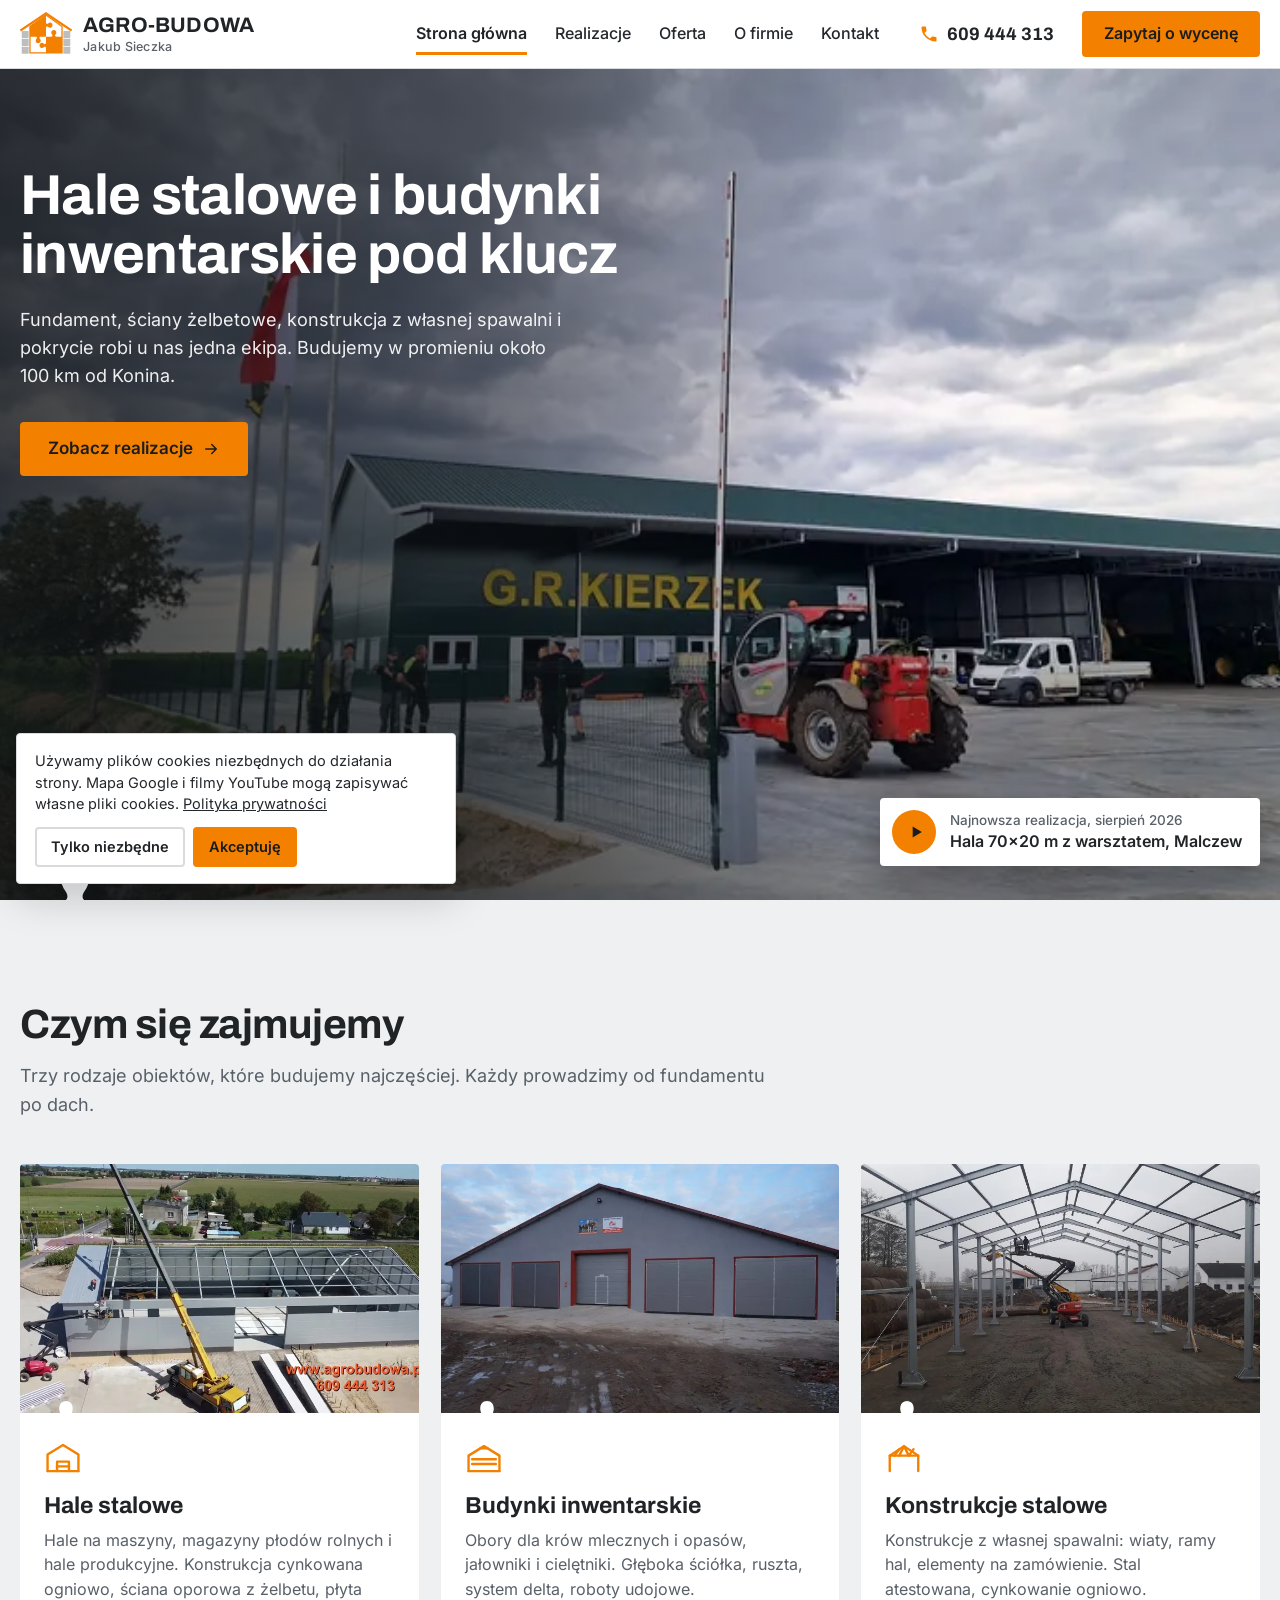
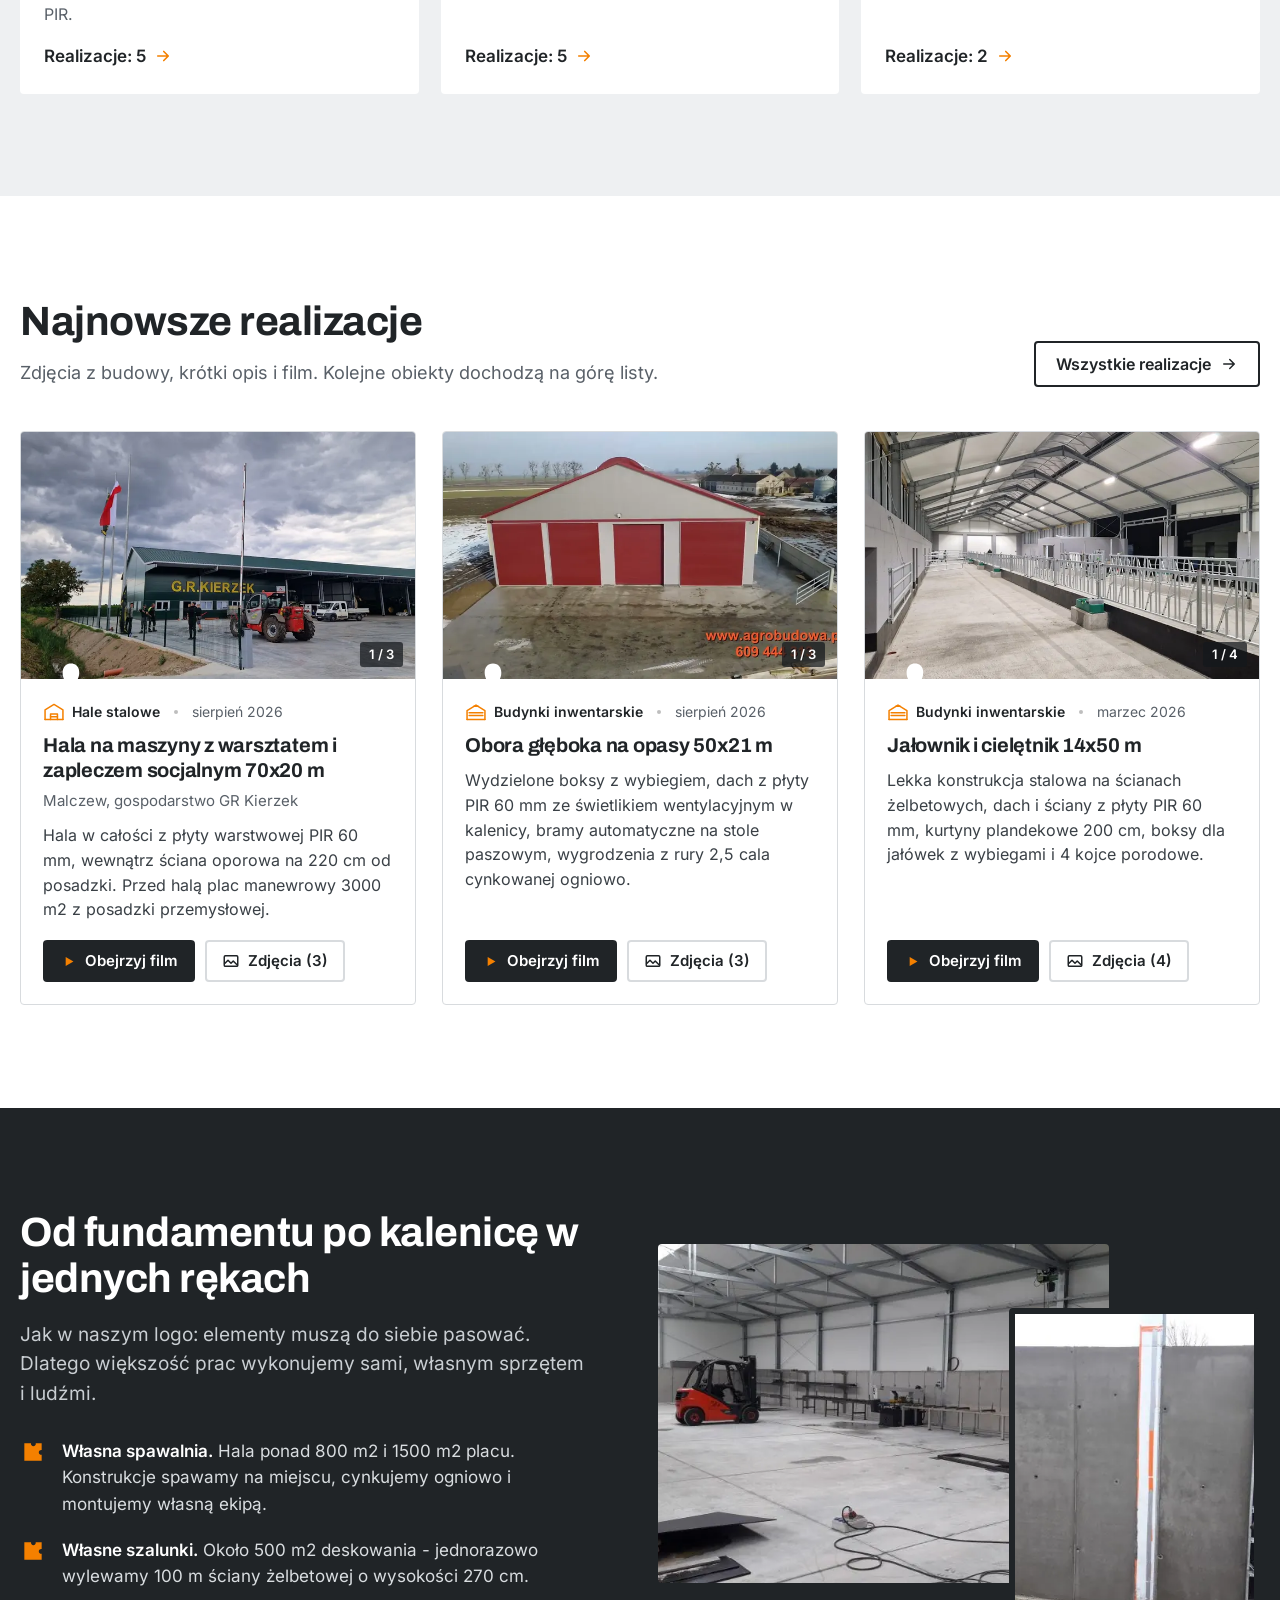
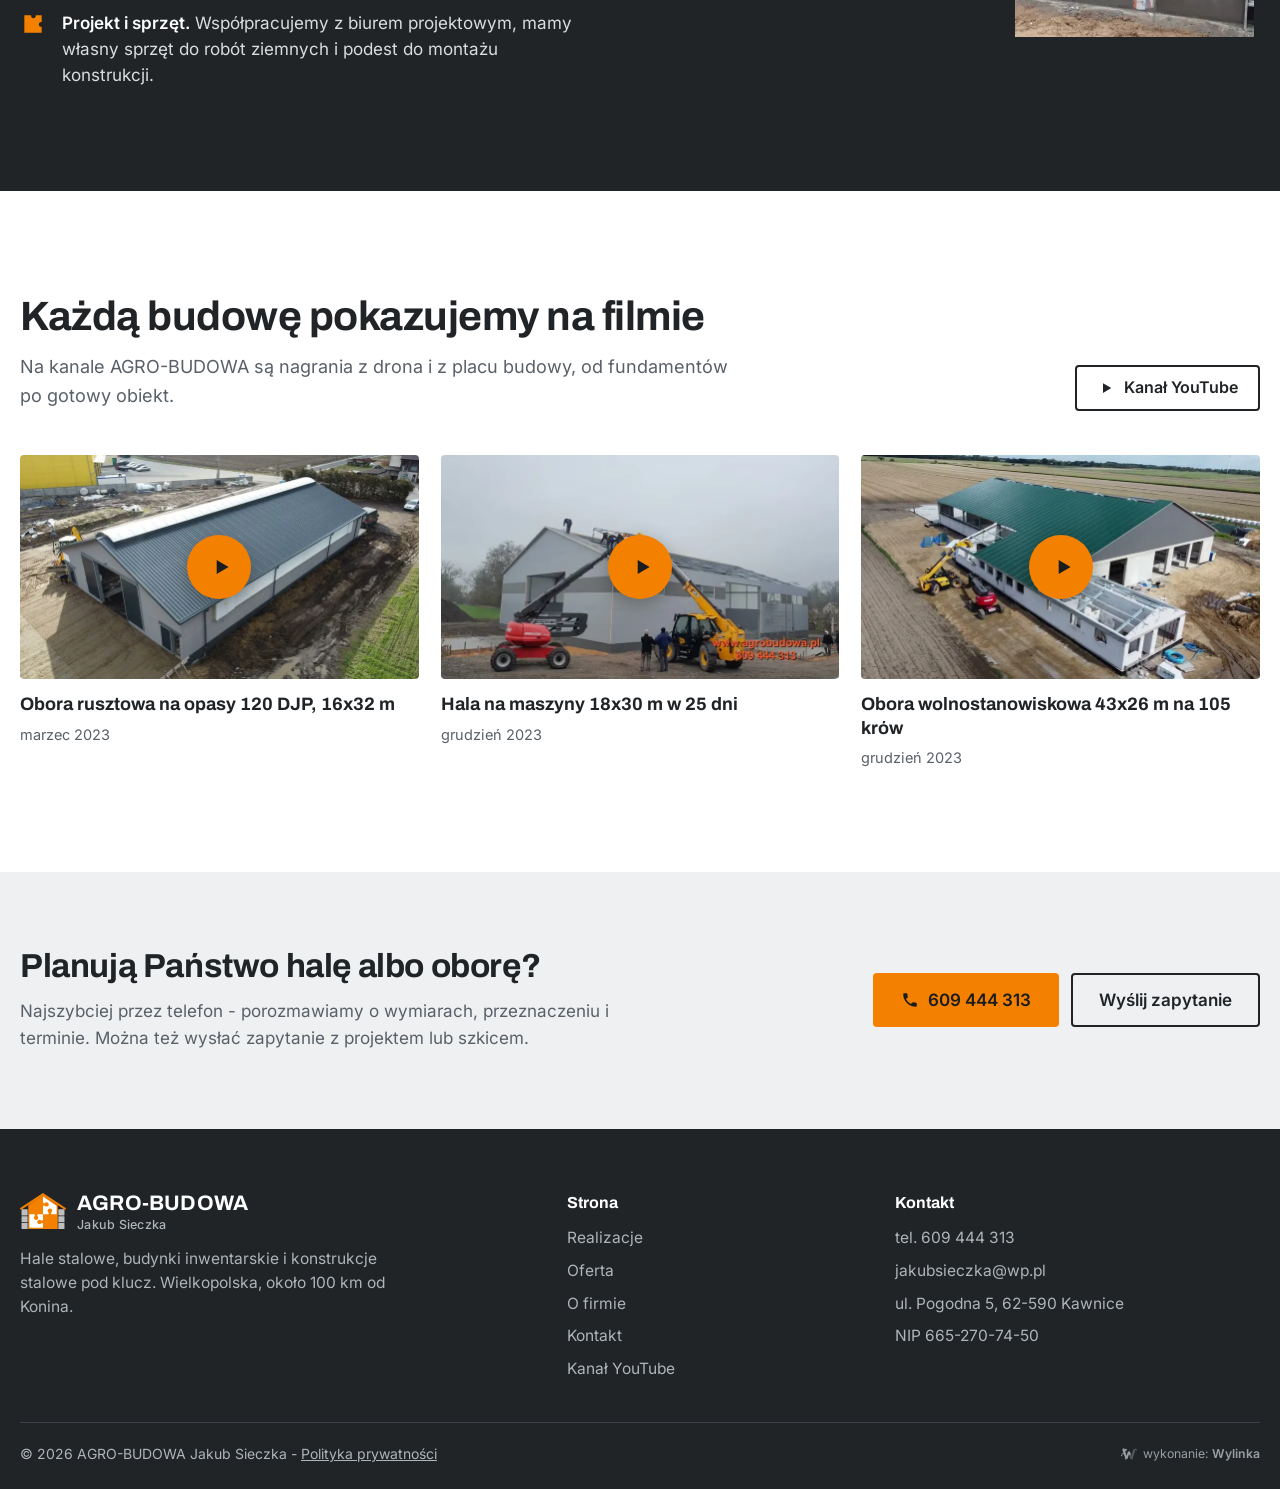
<file: index.html>
<!doctype html>
<html lang="pl">
<head>
<meta charset="utf-8">
<meta name="viewport" content="width=device-width,initial-scale=1,viewport-fit=cover">
<title>AGRO-BUDOWA Jakub Sieczka - hale stalowe i budynki inwentarskie, Konin</title>
<meta name="description" content="Hale stalowe, obory i budynki inwentarskie oraz konstrukcje stalowe pod klucz. Kawnice k. Konina, działamy w promieniu ok. 100 km. Tel. 609 444 313.">
<meta name="robots" content="noindex,nofollow">
<meta name="theme-color" content="#F48000">
<link rel="icon" href="img/znak.svg" type="image/svg+xml">
<link rel="preload" as="font" type="font/woff2" href="fonts/archivo-latin-700-normal.woff2" crossorigin>
<link rel="preload" as="image" href="img/yt_Rh46o8DAQxc_max.webp" media="(min-width:761px)">
<link rel="preload" as="image" href="img/yt_Rh46o8DAQxc_max-800.webp" media="(max-width:760px)">
<link rel="stylesheet" href="style.css">
<style>.wylinka-badge{display:inline-flex;align-items:center;gap:.4em;color:inherit;text-decoration:none;font-size:.875em;line-height:1;opacity:.85}
.wylinka-badge:hover,.wylinka-badge:focus-visible{opacity:1}
.wylinka-badge:focus-visible{outline:2px solid currentColor;outline-offset:3px;border-radius:2px}
.wylinka-badge svg{width:18px;height:18px;flex:none;overflow:visible}
.wylinka-badge b{font-weight:600}
.wylinka-badge .wy-old{opacity:.45;transform-origin:40px 30px;transition:transform .32s cubic-bezier(.3,.7,.4,1),opacity .32s ease-out}
.wylinka-badge .wy-pod{opacity:0;transition:opacity .2s ease-out .08s}
.wylinka-badge:hover .wy-old,.wylinka-badge:focus-visible .wy-old{transform:translate(9px,7px) rotate(9deg);opacity:0}
.wylinka-badge:hover .wy-pod,.wylinka-badge:focus-visible .wy-pod{opacity:1}
@media (prefers-reduced-motion:reduce){.wylinka-badge .wy-old,.wylinka-badge .wy-pod{transition:none}.wylinka-badge:hover .wy-old,.wylinka-badge:focus-visible .wy-old{transform:none;opacity:.45}.wylinka-badge:hover .wy-pod,.wylinka-badge:focus-visible .wy-pod{opacity:0}}</style>
</head>
<body class="s-index">
<a class="skip" href="#tresc">Przejdź do treści</a>
<header class="top">
  <div class="top-in">
    <a class="logo" href="index.html" aria-label="AGRO-BUDOWA Jakub Sieczka - strona główna"><img src="img/znak.svg" alt="" width="60" height="50"><span class="logo-t"><b>AGRO-BUDOWA</b><small>Jakub Sieczka</small></span></a>
    <nav class="nav" aria-label="Menu główne"><a href="index.html" aria-current="page">Strona główna</a><a href="realizacje.html">Realizacje</a><a href="oferta.html">Oferta</a><a href="o-firmie.html">O firmie</a><a href="kontakt.html">Kontakt</a></nav>
    <a class="top-tel" href="tel:+48609444313" aria-label="Zadzwoń: 609 444 313"><svg viewBox="0 0 24 24" aria-hidden="true"><path d="M6.6 10.8a15.1 15.1 0 006.6 6.6l2.2-2.2a1 1 0 011-.25 11.4 11.4 0 003.6.57 1 1 0 011 1V20a1 1 0 01-1 1A17 17 0 013 4a1 1 0 011-1h3.5a1 1 0 011 1c0 1.25.2 2.46.57 3.6a1 1 0 01-.25 1z" fill="currentColor" stroke="none"/></svg><span>609 444 313</span></a>
    <a class="btn btn-or top-cta" href="kontakt.html#zapytanie">Zapytaj o wycenę</a>
    <button class="burger" type="button" aria-expanded="false" aria-controls="menu-mob" aria-label="Otwórz menu"><span></span><span></span><span></span></button>
  </div>
  <div class="menu-mob" id="menu-mob" hidden>
    <nav aria-label="Menu mobilne"><a href="index.html" aria-current="page">Strona główna</a><a href="realizacje.html">Realizacje</a><a href="oferta.html">Oferta</a><a href="o-firmie.html">O firmie</a><a href="kontakt.html">Kontakt</a></nav>
    <a class="btn btn-or" href="tel:+48609444313"><svg viewBox="0 0 24 24" aria-hidden="true"><path d="M6.6 10.8a15.1 15.1 0 006.6 6.6l2.2-2.2a1 1 0 011-.25 11.4 11.4 0 003.6.57 1 1 0 011 1V20a1 1 0 01-1 1A17 17 0 013 4a1 1 0 011-1h3.5a1 1 0 011 1c0 1.25.2 2.46.57 3.6a1 1 0 01-.25 1z" fill="currentColor" stroke="none"/></svg>Zadzwoń: 609 444 313</a>
    <p class="menu-mob-adr">Kawnice, gm. Golina - budujemy w promieniu ok. 100 km od Konina</p>
  </div>
</header>
<main id="tresc">
<section class="hero">
  <div class="hero-foto">
    <picture><source media="(max-width:760px)" srcset="img/yt_Rh46o8DAQxc_max-800.webp"><img src="img/yt_Rh46o8DAQxc_max.webp" width="1280" height="720" alt="Nowa hala na maszyny 70x20 m w Malczewie - realizacja AGRO-BUDOWA" fetchpriority="high"></picture>
    <button class="hero-naj" type="button" data-yt="Rh46o8DAQxc" data-tytul="Hala na maszyny z warsztatem i zapleczem socjalnym 70x20 m"><span class="hero-naj-play"><svg viewBox="0 0 24 24" aria-hidden="true"><path d="M8 5.5v13l11-6.5z" fill="currentColor" stroke="none"/></svg></span><span><small>Najnowsza realizacja, sierpień 2026</small>Hala 70x20 m z warsztatem, Malczew</span></button>
    <svg class="klocek" viewBox="0 0 72 30" aria-hidden="true" preserveAspectRatio="none"><path d="M0 30H28C31 30 32 27 30 24C24 16 26 4 36 4C46 4 48 16 42 24C40 27 41 30 44 30H72Z"/></svg>
  </div>
  <div class="hero-txt">
    <div class="wrap">
      <h1>Hale stalowe i budynki inwentarskie pod klucz</h1>
      <p class="lead">Fundament, ściany żelbetowe, konstrukcja z własnej spawalni i pokrycie robi u nas jedna ekipa. Budujemy w promieniu około 100 km od Konina.</p>
      <div class="hero-btns"><a class="btn btn-or btn-duzy" href="realizacje.html">Zobacz realizacje <svg viewBox="0 0 24 24" aria-hidden="true"><path d="M5 12h13M13 6l6 6-6 6"/></svg></a></div>
      <nav class="hero-kat" aria-label="Rodzaje obiektów"><a href="realizacje.html#hale"><svg viewBox="0 0 32 32" aria-hidden="true"><path d="M3 27V13L16 5l13 8v14"/><path d="M3 27h26"/><path d="M11 27v-8h10v8"/><path d="M11 23h10"/></svg><span>Hale stalowe</span></a><a href="realizacje.html#inwentarskie"><svg viewBox="0 0 32 32" aria-hidden="true"><path d="M3 27V14L16 6l13 8v13"/><path d="M3 27h26"/><path d="M13 7.8h6"/><path d="M6 17h20M6 21h20"/></svg><span>Budynki inwentarskie</span></a><a href="realizacje.html#konstrukcje"><svg viewBox="0 0 32 32" aria-hidden="true"><path d="M4 27V14L16 6l12 8v13"/><path d="M4 14h24"/><path d="M8 14l4-5.4M12 14l4-8 4 8M20 14l4-5.4"/></svg><span>Konstrukcje stalowe</span></a></nav>
    </div>
  </div>
</section>

<section class="sek sek-kat" id="kategorie">
  <div class="wrap">
    <div class="sek-g"><h2>Czym się zajmujemy</h2><p>Trzy rodzaje obiektów, które budujemy najczęściej. Każdy prowadzimy od fundamentu po dach.</p></div>
    <div class="kafle przewijane"><a class="kafel" href="realizacje.html#hale"><span class="kafel-img"><img src="img/yt_YpEamtpWtAY_max-800.webp" width="800" height="450" alt="Hale stalowe - realizacja AGRO-BUDOWA" loading="lazy"></span><span class="kafel-txt"><svg class="klocek" viewBox="0 0 72 30" aria-hidden="true" preserveAspectRatio="none"><path d="M0 30H28C31 30 32 27 30 24C24 16 26 4 36 4C46 4 48 16 42 24C40 27 41 30 44 30H72Z"/></svg><span class="kafel-ik"><svg viewBox="0 0 32 32" aria-hidden="true"><path d="M3 27V13L16 5l13 8v14"/><path d="M3 27h26"/><path d="M11 27v-8h10v8"/><path d="M11 23h10"/></svg></span><b>Hale stalowe</b><span>Hale na maszyny, magazyny płodów rolnych i hale produkcyjne. Konstrukcja cynkowana ogniowo, ściana oporowa z żelbetu, płyta PIR.</span><em>Realizacje: 5 <svg viewBox="0 0 24 24" aria-hidden="true"><path d="M5 12h13M13 6l6 6-6 6"/></svg></em></span></a><a class="kafel" href="realizacje.html#inwentarskie"><span class="kafel-img"><img src="img/o250_09.webp" width="768" height="510" alt="Budynki inwentarskie - realizacja AGRO-BUDOWA" loading="lazy"></span><span class="kafel-txt"><svg class="klocek" viewBox="0 0 72 30" aria-hidden="true" preserveAspectRatio="none"><path d="M0 30H28C31 30 32 27 30 24C24 16 26 4 36 4C46 4 48 16 42 24C40 27 41 30 44 30H72Z"/></svg><span class="kafel-ik"><svg viewBox="0 0 32 32" aria-hidden="true"><path d="M3 27V14L16 6l13 8v13"/><path d="M3 27h26"/><path d="M13 7.8h6"/><path d="M6 17h20M6 21h20"/></svg></span><b>Budynki inwentarskie</b><span>Obory dla krów mlecznych i opasów, jałowniki i cielętniki. Głęboka ściółka, ruszta, system delta, roboty udojowe.</span><em>Realizacje: 5 <svg viewBox="0 0 24 24" aria-hidden="true"><path d="M5 12h13M13 6l6 6-6 6"/></svg></em></span></a><a class="kafel" href="realizacje.html#konstrukcje"><span class="kafel-img"><img src="img/silo_05.webp" width="768" height="576" alt="Konstrukcje stalowe - realizacja AGRO-BUDOWA" loading="lazy"></span><span class="kafel-txt"><svg class="klocek" viewBox="0 0 72 30" aria-hidden="true" preserveAspectRatio="none"><path d="M0 30H28C31 30 32 27 30 24C24 16 26 4 36 4C46 4 48 16 42 24C40 27 41 30 44 30H72Z"/></svg><span class="kafel-ik"><svg viewBox="0 0 32 32" aria-hidden="true"><path d="M4 27V14L16 6l12 8v13"/><path d="M4 14h24"/><path d="M8 14l4-5.4M12 14l4-8 4 8M20 14l4-5.4"/></svg></span><b>Konstrukcje stalowe</b><span>Konstrukcje z własnej spawalni: wiaty, ramy hal, elementy na zamówienie. Stal atestowana, cynkowanie ogniowo.</span><em>Realizacje: 2 <svg viewBox="0 0 24 24" aria-hidden="true"><path d="M5 12h13M13 6l6 6-6 6"/></svg></em></span></a></div>
  </div>
</section>

<section class="sek" id="najnowsze">
  <div class="wrap">
    <div class="sek-g sek-g-r"><div><h2>Najnowsze realizacje</h2><p>Zdjęcia z budowy, krótki opis i film. Kolejne obiekty dochodzą na górę listy.</p></div><a class="btn btn-ramka" href="realizacje.html">Wszystkie realizacje <svg viewBox="0 0 24 24" aria-hidden="true"><path d="M5 12h13M13 6l6 6-6 6"/></svg></a></div>
    <div class="karty"><article class="karta" data-kat="hale" id="r-kierzek"><div class="gal" data-gal="kierzek" data-kadry="1"><div class="gal-tor" tabindex="0" aria-label="Zdjęcia: Hala na maszyny z warsztatem i zapleczem socjalnym 70x20 m"><figure><img src="img/yt_Rh46o8DAQxc_max-800.webp" data-big="img/yt_Rh46o8DAQxc_max.webp" width="800" height="450" alt="Hala na maszyny z warsztatem i zapleczem socjalnym 70x20 m - zdjęcie 1 z 3" loading="lazy" decoding="async" draggable="false"></figure><figure><img src="img/yt_Rh46o8DAQxc_1.webp" data-big="img/yt_Rh46o8DAQxc_1.webp" width="480" height="270" alt="Hala na maszyny z warsztatem i zapleczem socjalnym 70x20 m - zdjęcie 2 z 3" loading="lazy" decoding="async" draggable="false"></figure><figure><img src="img/yt_Rh46o8DAQxc_2.webp" data-big="img/yt_Rh46o8DAQxc_2.webp" width="480" height="270" alt="Hala na maszyny z warsztatem i zapleczem socjalnym 70x20 m - zdjęcie 3 z 3" loading="lazy" decoding="async" draggable="false"></figure></div><button class="gal-n gal-p" type="button" aria-label="Poprzednie zdjęcie"><svg viewBox="0 0 24 24"><path d="M15 5l-7 7 7 7"/></svg></button><button class="gal-n gal-x" type="button" aria-label="Następne zdjęcie"><svg viewBox="0 0 24 24"><path d="M9 5l7 7-7 7"/></svg></button><span class="gal-licz"><span class="gal-i">1</span> / 3</span></div><div class="k-panel"><svg class="klocek" viewBox="0 0 72 30" aria-hidden="true" preserveAspectRatio="none"><path d="M0 30H28C31 30 32 27 30 24C24 16 26 4 36 4C46 4 48 16 42 24C40 27 41 30 44 30H72Z"/></svg><div class="k-meta"><span class="k-kat"><svg viewBox="0 0 32 32" aria-hidden="true"><path d="M3 27V13L16 5l13 8v14"/><path d="M3 27h26"/><path d="M11 27v-8h10v8"/><path d="M11 23h10"/></svg>Hale stalowe</span><span class="k-data">sierpień 2026</span></div><h3>Hala na maszyny z warsztatem i zapleczem socjalnym 70x20&nbsp;m</h3><p class="k-miejsce">Malczew, gospodarstwo GR Kierzek</p><p class="k-opis">Hala w całości z płyty warstwowej PIR 60 mm, wewnątrz ściana oporowa na 220 cm od posadzki. Przed halą plac manewrowy 3000 m2 z posadzki przemysłowej.</p><div class="k-akcje"><button class="k-film" type="button" data-yt="Rh46o8DAQxc" data-tytul="Hala na maszyny z warsztatem i zapleczem socjalnym 70x20 m"><svg viewBox="0 0 24 24" aria-hidden="true"><path d="M8 5.5v13l11-6.5z" fill="currentColor" stroke="none"/></svg><span>Obejrzyj film</span></button><button class="k-zdj" type="button" data-otworz="kierzek"><svg viewBox="0 0 24 24" aria-hidden="true"><rect x="3" y="5" width="18" height="14" rx="1.5"/><path d="M3 16l5-5 4 4 3-3 6 6"/></svg><span>Zdjęcia (3)</span></button></div></div></article><article class="karta" data-kat="inwentarskie" id="r-opasy50"><div class="gal" data-gal="opasy50" data-kadry="1"><div class="gal-tor" tabindex="0" aria-label="Zdjęcia: Obora głęboka na opasy 50x21 m"><figure><img src="img/yt_2J1XEihk_YU_max-800.webp" data-big="img/yt_2J1XEihk_YU_max.webp" width="800" height="450" alt="Obora głęboka na opasy 50x21 m - zdjęcie 1 z 3" loading="lazy" decoding="async" draggable="false"></figure><figure><img src="img/yt_2J1XEihk_YU_1.webp" data-big="img/yt_2J1XEihk_YU_1.webp" width="480" height="270" alt="Obora głęboka na opasy 50x21 m - zdjęcie 2 z 3" loading="lazy" decoding="async" draggable="false"></figure><figure><img src="img/yt_2J1XEihk_YU_2.webp" data-big="img/yt_2J1XEihk_YU_2.webp" width="480" height="270" alt="Obora głęboka na opasy 50x21 m - zdjęcie 3 z 3" loading="lazy" decoding="async" draggable="false"></figure></div><button class="gal-n gal-p" type="button" aria-label="Poprzednie zdjęcie"><svg viewBox="0 0 24 24"><path d="M15 5l-7 7 7 7"/></svg></button><button class="gal-n gal-x" type="button" aria-label="Następne zdjęcie"><svg viewBox="0 0 24 24"><path d="M9 5l7 7-7 7"/></svg></button><span class="gal-licz"><span class="gal-i">1</span> / 3</span></div><div class="k-panel"><svg class="klocek" viewBox="0 0 72 30" aria-hidden="true" preserveAspectRatio="none"><path d="M0 30H28C31 30 32 27 30 24C24 16 26 4 36 4C46 4 48 16 42 24C40 27 41 30 44 30H72Z"/></svg><div class="k-meta"><span class="k-kat"><svg viewBox="0 0 32 32" aria-hidden="true"><path d="M3 27V14L16 6l13 8v13"/><path d="M3 27h26"/><path d="M13 7.8h6"/><path d="M6 17h20M6 21h20"/></svg>Budynki inwentarskie</span><span class="k-data">sierpień 2026</span></div><h3>Obora głęboka na opasy 50x21&nbsp;m</h3><p class="k-opis">Wydzielone boksy z wybiegiem, dach z płyty PIR 60 mm ze świetlikiem wentylacyjnym w kalenicy, bramy automatyczne na stole paszowym, wygrodzenia z rury 2,5 cala cynkowanej ogniowo.</p><div class="k-akcje"><button class="k-film" type="button" data-yt="2J1XEihk_YU" data-tytul="Obora głęboka na opasy 50x21 m"><svg viewBox="0 0 24 24" aria-hidden="true"><path d="M8 5.5v13l11-6.5z" fill="currentColor" stroke="none"/></svg><span>Obejrzyj film</span></button><button class="k-zdj" type="button" data-otworz="opasy50"><svg viewBox="0 0 24 24" aria-hidden="true"><rect x="3" y="5" width="18" height="14" rx="1.5"/><path d="M3 16l5-5 4 4 3-3 6 6"/></svg><span>Zdjęcia (3)</span></button></div></div></article><article class="karta" data-kat="inwentarskie" id="r-jalownik"><div class="gal" data-gal="jalownik" data-kadry="1"><div class="gal-tor" tabindex="0" aria-label="Zdjęcia: Jałownik i cielętnik 14x50 m"><figure><img src="img/yt_9uG12bbXzWc_max-800.webp" data-big="img/yt_9uG12bbXzWc_max.webp" width="800" height="450" alt="Jałownik i cielętnik 14x50 m - zdjęcie 1 z 4" loading="lazy" decoding="async" draggable="false"></figure><figure><img src="img/yt_9uG12bbXzWc_1.webp" data-big="img/yt_9uG12bbXzWc_1.webp" width="480" height="270" alt="Jałownik i cielętnik 14x50 m - zdjęcie 2 z 4" loading="lazy" decoding="async" draggable="false"></figure><figure><img src="img/yt_9uG12bbXzWc_2.webp" data-big="img/yt_9uG12bbXzWc_2.webp" width="480" height="270" alt="Jałownik i cielętnik 14x50 m - zdjęcie 3 z 4" loading="lazy" decoding="async" draggable="false"></figure><figure><img src="img/yt_9uG12bbXzWc_3.webp" data-big="img/yt_9uG12bbXzWc_3.webp" width="480" height="270" alt="Jałownik i cielętnik 14x50 m - zdjęcie 4 z 4" loading="lazy" decoding="async" draggable="false"></figure></div><button class="gal-n gal-p" type="button" aria-label="Poprzednie zdjęcie"><svg viewBox="0 0 24 24"><path d="M15 5l-7 7 7 7"/></svg></button><button class="gal-n gal-x" type="button" aria-label="Następne zdjęcie"><svg viewBox="0 0 24 24"><path d="M9 5l7 7-7 7"/></svg></button><span class="gal-licz"><span class="gal-i">1</span> / 4</span></div><div class="k-panel"><svg class="klocek" viewBox="0 0 72 30" aria-hidden="true" preserveAspectRatio="none"><path d="M0 30H28C31 30 32 27 30 24C24 16 26 4 36 4C46 4 48 16 42 24C40 27 41 30 44 30H72Z"/></svg><div class="k-meta"><span class="k-kat"><svg viewBox="0 0 32 32" aria-hidden="true"><path d="M3 27V14L16 6l13 8v13"/><path d="M3 27h26"/><path d="M13 7.8h6"/><path d="M6 17h20M6 21h20"/></svg>Budynki inwentarskie</span><span class="k-data">marzec 2026</span></div><h3>Jałownik i cielętnik 14x50&nbsp;m</h3><p class="k-opis">Lekka konstrukcja stalowa na ścianach żelbetowych, dach i ściany z płyty PIR 60 mm, kurtyny plandekowe 200 cm, boksy dla jałówek z wybiegami i 4 kojce porodowe.</p><div class="k-akcje"><button class="k-film" type="button" data-yt="9uG12bbXzWc" data-tytul="Jałownik i cielętnik 14x50 m"><svg viewBox="0 0 24 24" aria-hidden="true"><path d="M8 5.5v13l11-6.5z" fill="currentColor" stroke="none"/></svg><span>Obejrzyj film</span></button><button class="k-zdj" type="button" data-otworz="jalownik"><svg viewBox="0 0 24 24" aria-hidden="true"><rect x="3" y="5" width="18" height="14" rx="1.5"/><path d="M3 16l5-5 4 4 3-3 6 6"/></svg><span>Zdjęcia (4)</span></button></div></div></article></div>
  </div>
</section>

<section class="sek sek-ciemna" id="calosc">
  <div class="wrap calosc">
    <div class="calosc-txt">
      <h2>Od fundamentu po kalenicę w jednych rękach</h2>
      <p class="lead">Jak w naszym logo: elementy muszą do siebie pasować. Dlatego większość prac wykonujemy sami, własnym sprzętem i ludźmi.</p>
      <ul class="lista-puzzel">
        <li><svg class="puzzel" viewBox="0 0 24 24" aria-hidden="true"><path d="M4 4h6.2a2.2 2.2 0 104.3 0H20v6.2a2.2 2.2 0 100 4.3V20H4z"/></svg><span><b>Własna spawalnia.</b> Hala ponad 800 m2 i 1500 m2 placu. Konstrukcje spawamy na miejscu, cynkujemy ogniowo i montujemy własną ekipą.</span></li>
        <li><svg class="puzzel" viewBox="0 0 24 24" aria-hidden="true"><path d="M4 4h6.2a2.2 2.2 0 104.3 0H20v6.2a2.2 2.2 0 100 4.3V20H4z"/></svg><span><b>Własne szalunki.</b> Około 500 m2 deskowania - jednorazowo wylewamy 100 m ściany żelbetowej o wysokości 270 cm.</span></li>
        <li><svg class="puzzel" viewBox="0 0 24 24" aria-hidden="true"><path d="M4 4h6.2a2.2 2.2 0 104.3 0H20v6.2a2.2 2.2 0 100 4.3V20H4z"/></svg><span><b>Projekt i sprzęt.</b> Współpracujemy z biurem projektowym, mamy własny sprzęt do robót ziemnych i podest do montażu konstrukcji.</span></li>
      </ul>
    </div>
    <div class="calosc-foto">
      <figure class="cf1"><img src="img/own_08.webp" width="768" height="432" alt="Wnętrze hali AGRO-BUDOWA ze spawalnią" loading="lazy"></figure>
      <figure class="cf2"><img src="img/own_04.webp" width="768" height="432" alt="Ściana żelbetowa wylewana w szalunkach" loading="lazy"></figure>
    </div>
  </div>
</section>

<section class="sek sek-yt" id="filmy">
  <div class="wrap">
    <div class="sek-g sek-g-r"><div><h2>Każdą budowę pokazujemy na filmie</h2><p>Na kanale AGRO-BUDOWA są nagrania z drona i z placu budowy, od fundamentów po gotowy obiekt.</p></div><a class="btn btn-ramka" href="https://www.youtube.com/@agro-budowa307" rel="noopener" target="_blank"><svg viewBox="0 0 24 24" aria-hidden="true"><path d="M8 5.5v13l11-6.5z" fill="currentColor" stroke="none"/></svg>Kanał YouTube</a></div>
    <div class="yt-kafle przewijane"><button class="yt-kafel" type="button" data-yt="ZG_JgvnOpC8" data-tytul="Obora rusztowa na opasy 120 DJP, 16x32 m"><span class="yt-img"><img src="img/yt_ZG_JgvnOpC8_max-800.webp" width="800" height="450" alt="" loading="lazy"><i><svg viewBox="0 0 24 24" aria-hidden="true"><path d="M8 5.5v13l11-6.5z" fill="currentColor" stroke="none"/></svg></i></span><span class="yt-t">Obora rusztowa na opasy 120 DJP, 16x32 m</span><span class="yt-d">marzec 2023</span></button><button class="yt-kafel" type="button" data-yt="b0PmdcT2BKc" data-tytul="Hala na maszyny 18x30 m w 25 dni"><span class="yt-img"><img src="img/yt_b0PmdcT2BKc_max-800.webp" width="800" height="450" alt="" loading="lazy"><i><svg viewBox="0 0 24 24" aria-hidden="true"><path d="M8 5.5v13l11-6.5z" fill="currentColor" stroke="none"/></svg></i></span><span class="yt-t">Hala na maszyny 18x30 m w 25 dni</span><span class="yt-d">grudzień 2023</span></button><button class="yt-kafel" type="button" data-yt="n1Juhk2Ypww" data-tytul="Obora wolnostanowiskowa 43x26 m na 105 krów"><span class="yt-img"><img src="img/yt_n1Juhk2Ypww_max-800.webp" width="800" height="450" alt="" loading="lazy"><i><svg viewBox="0 0 24 24" aria-hidden="true"><path d="M8 5.5v13l11-6.5z" fill="currentColor" stroke="none"/></svg></i></span><span class="yt-t">Obora wolnostanowiskowa 43x26 m na 105 krów</span><span class="yt-d">grudzień 2023</span></button></div>
  </div>
</section>
<section class="sek sek-cta">
  <div class="wrap cta-in">
    <div>
      <h2>Planują Państwo halę albo oborę?</h2>
      <p>Najszybciej przez telefon - porozmawiamy o wymiarach, przeznaczeniu i terminie. Można też wysłać zapytanie z projektem lub szkicem.</p>
    </div>
    <div class="cta-btns"><a class="btn btn-or btn-duzy" href="tel:+48609444313"><svg viewBox="0 0 24 24" aria-hidden="true"><path d="M6.6 10.8a15.1 15.1 0 006.6 6.6l2.2-2.2a1 1 0 011-.25 11.4 11.4 0 003.6.57 1 1 0 011 1V20a1 1 0 01-1 1A17 17 0 013 4a1 1 0 011-1h3.5a1 1 0 011 1c0 1.25.2 2.46.57 3.6a1 1 0 01-.25 1z" fill="currentColor" stroke="none"/></svg>609 444 313</a><a class="btn btn-ramka btn-duzy" href="kontakt.html#zapytanie">Wyślij zapytanie</a></div>
  </div>
</section>
</main>
<footer class="stopka">
  <div class="wrap stopka-in">
    <div class="st-firma">
      <a class="logo logo-st" href="index.html"><img src="img/znak.svg" alt="" width="48" height="40" loading="lazy"><span class="logo-t"><b>AGRO-BUDOWA</b><small>Jakub Sieczka</small></span></a>
      <p>Hale stalowe, budynki inwentarskie i konstrukcje stalowe pod klucz. Wielkopolska, około 100 km od Konina.</p>
    </div>
    <div class="st-kol">
      <h2>Strona</h2>
      <a href="realizacje.html">Realizacje</a><a href="oferta.html">Oferta</a><a href="o-firmie.html">O firmie</a><a href="kontakt.html">Kontakt</a>
      <a href="https://www.youtube.com/@agro-budowa307" rel="noopener" target="_blank">Kanał YouTube</a>
    </div>
    <div class="st-kol">
      <h2>Kontakt</h2>
      <a href="tel:+48609444313">tel. 609 444 313</a>
      <a href="mailto:jakubsieczka@wp.pl">jakubsieczka@wp.pl</a>
      <span>ul. Pogodna 5, 62-590 Kawnice</span>
      <span>NIP 665-270-74-50</span>
    </div>
  </div>
  <div class="wrap stopka-dol">
    <span>&copy; 2026 AGRO-BUDOWA Jakub Sieczka - <a href="polityka-prywatnosci.html">Polityka prywatności</a></span>
    <a class="wylinka-badge" href="https://wylinka.pl/?utm_source=agrobudowa.pl&amp;utm_medium=stopka&amp;utm_campaign=wykonanie" rel="noopener" title="Strona wykonana przez Wylinka"><svg viewBox="0 0 64 64" aria-hidden="true" focusable="false" fill="currentColor"><path d="M9.8 22.8l-1.2-7.9 2.2-3.7 15.5 4.6-.5 1.5-7.2 5.5 4.7 15.6 5-15.6 7 0 4.1 12.7-4.2-.9-2.6 1.8-.8-2.2-5.3 15.6-4.3 0 .4 .2-2.1 2.8-1.3-1.1 1.1-1.4-3.1 .2-.1-1.7 2.2-.1-5.7-16.5-4.8 .6-.8 3.1 0 .5-.3 .5 .8 2.2-1.6 .5-.4-1.3-.8 1.6-1.5-.8 .8-1.6-1.4 .6-.6-1.6 2.3-.8 .2-.4 1.3-4.8 5.9-.8-2.4-6.9zM15.2 13.7l-.1-.4-.4 .8-.1 .8 .1 1 .1 .4 .3 .7 .3-.9 .1-.7 0-.8z"/><path class="wy-pod" d="M37.1 49.8l-4.5-13.3 2.6-1.8 4.2 .9 .9 2.8 3-9.7 0-.5 .1-.8 3.2-8.4 .5-1 .6-1 .9-1.1 1.3-1 1.1-.7 1.4-.5 1.4-.3 .7 0 .9 0 1.2 .3 1.4 .6 .8 .5 .7 .7 .6 .7 .5 .9 .3 .9 .1 .9 0 .8-.2 .9-.5 .9-.5 .6-.7 .5-.7 .3-.1-.1 0-.1 .5-.5 .3-.7 .2-.5 0-.6-.1-.6-.3-.7-.4-.5-.4-.4-.5-.3-.6-.3-.7 0-.7 .1-.6 .1-.5 .4-.5 .5-.3 .5-.2 .7-.1 1.5-1.4 5.1-.8 3.3-.3 .7-.5 .7-6 17.5 1.9 .1-.1 1.7-3.1-.2 1.1 1.4-1.3 1.1-2.1-2.8 .4-.2z"/><path class="wy-old" d="M40.8 50l.4-.2-4.1 0-4.2-12.5 2.5-1.7 4.3 .9 .6 1.9 .6-1.6 0-.3 2.4-7.8 0-.5 .1-.8 3.2-8.4 .4-.8 .6-.9 .9-1.2 .9-.9 1.3-.8 1.4-.6 1.2-.3 1.4-.1 1.3 .1 .6 .2 .8 .3 1.1 .6 .9 .7 .7 .9 .5 .9 .3 .9 .1 1.1-.1 .9-.3 .9-.4 .7-.6 .7-.6 .4-.6 .2-.1-.1 0-.1 .5-.5 .3-.7 .2-.5 0-.5-.1-.6-.2-.6-.3-.5-.4-.5-.5-.3-.6-.3-.7-.1-.6 0-.6 .1-.6 .3-.6 .5-.3 .4-.2 .5-.1 .5-.1 1.5-1.4 5.1-.8 3.3-.3 .7-.5 .7-6 17.5 1.9 .1-.1 1.7-3.1-.2 1.1 1.4-1.3 1.1zM49.6 17.1l.6 1.7-1.5 1.9 .4 .4 1.8-2.1-.7-2.1zM48.1 28.3l.5 1.8-1.7 1.8 .4 .4 1.9-2-.6-2.2zM37.9 41.7l1.7-1.5-.4-.4-1.7 1.4zM42.6 38.7l-1.5 2.8 1.1 2-1.3 2.6 .5 .2 1.5-2.8-1.1-2 1.4-2.5z"/></svg><span>wykonanie: <b>Wylinka</b></span></a>
  </div>
</footer>
<div class="mob-pasek" aria-hidden="true">
  <a class="btn btn-ciemny" href="tel:+48609444313" tabindex="-1"><svg viewBox="0 0 24 24" aria-hidden="true"><path d="M6.6 10.8a15.1 15.1 0 006.6 6.6l2.2-2.2a1 1 0 011-.25 11.4 11.4 0 003.6.57 1 1 0 011 1V20a1 1 0 01-1 1A17 17 0 013 4a1 1 0 011-1h3.5a1 1 0 011 1c0 1.25.2 2.46.57 3.6a1 1 0 01-.25 1z" fill="currentColor" stroke="none"/></svg>Zadzwoń</a>
  <a class="btn btn-or" href="kontakt.html#zapytanie" tabindex="-1">Zapytaj o wycenę</a>
</div>
<div class="cookies" id="cookies" hidden>
  <p>Używamy plików cookies niezbędnych do działania strony. Mapa Google i filmy YouTube mogą zapisywać własne pliki cookies. <a href="polityka-prywatnosci.html">Polityka prywatności</a></p>
  <div><button class="btn btn-jasny" type="button" data-cookies="0">Tylko niezbędne</button><button class="btn btn-or" type="button" data-cookies="1">Akceptuję</button></div>
</div>
<div class="lb" id="lb" hidden role="dialog" aria-modal="true" aria-label="Galeria zdjęć">
  <div class="lb-tor"></div>
  <p class="lb-pod"><span class="lb-tyt"></span> <span class="lb-licz"></span></p>
  <button class="lb-z" type="button" aria-label="Zamknij"><svg viewBox="0 0 24 24"><path d="M6 6l12 12M18 6L6 18"/></svg></button>
  <button class="lb-n lb-p" type="button" aria-label="Poprzednie"><svg viewBox="0 0 24 24"><path d="M15 5l-7 7 7 7"/></svg></button>
  <button class="lb-n lb-x" type="button" aria-label="Następne"><svg viewBox="0 0 24 24"><path d="M9 5l7 7-7 7"/></svg></button>
</div>
<div class="film" id="film" hidden role="dialog" aria-modal="true" aria-label="Film z realizacji">
  <div class="film-in"><div class="film-ramka"></div><p class="film-tyt"></p></div>
  <button class="lb-z" type="button" aria-label="Zamknij film"><svg viewBox="0 0 24 24"><path d="M6 6l12 12M18 6L6 18"/></svg></button>
</div>
<script src="app.js" defer></script>
</body>
</html>
</file>
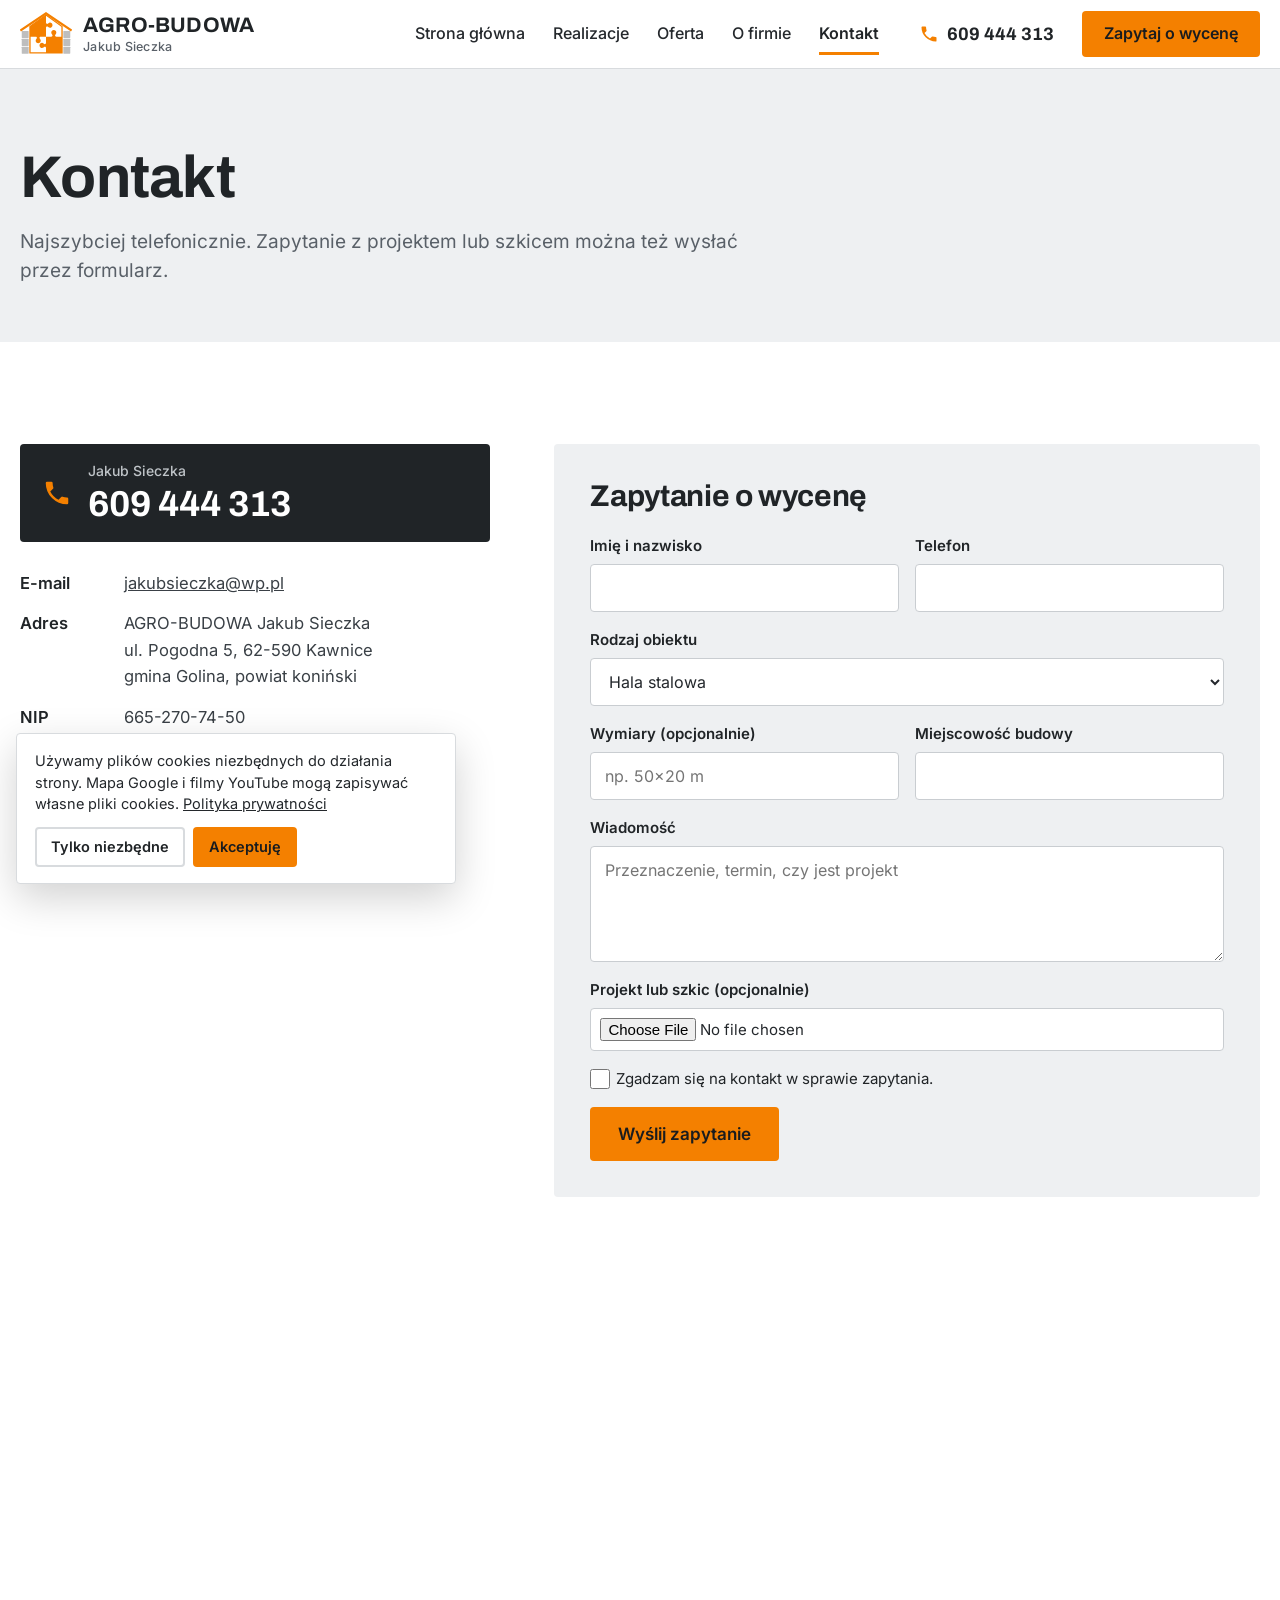
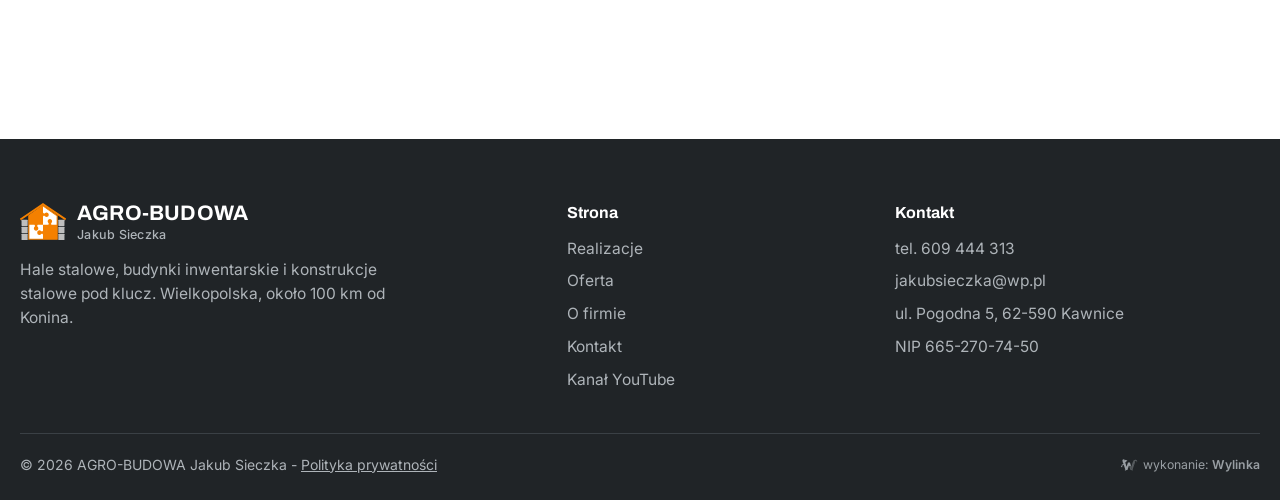
<file: kontakt.html>
<!doctype html>
<html lang="pl">
<head>
<meta charset="utf-8">
<meta name="viewport" content="width=device-width,initial-scale=1,viewport-fit=cover">
<title>Kontakt - AGRO-BUDOWA Jakub Sieczka, tel. 609 444 313</title>
<meta name="description" content="Kontakt z AGRO-BUDOWA: tel. 609 444 313, jakubsieczka@wp.pl, ul. Pogodna 5, 62-590 Kawnice. Zapytanie o halę, oborę lub konstrukcję stalową.">
<meta name="robots" content="noindex,nofollow">
<meta name="theme-color" content="#F48000">
<link rel="icon" href="img/znak.svg" type="image/svg+xml">
<link rel="preload" as="font" type="font/woff2" href="fonts/archivo-latin-700-normal.woff2" crossorigin>
<link rel="stylesheet" href="style.css">
<style>.wylinka-badge{display:inline-flex;align-items:center;gap:.4em;color:inherit;text-decoration:none;font-size:.875em;line-height:1;opacity:.85}
.wylinka-badge:hover,.wylinka-badge:focus-visible{opacity:1}
.wylinka-badge:focus-visible{outline:2px solid currentColor;outline-offset:3px;border-radius:2px}
.wylinka-badge svg{width:18px;height:18px;flex:none;overflow:visible}
.wylinka-badge b{font-weight:600}
.wylinka-badge .wy-old{opacity:.45;transform-origin:40px 30px;transition:transform .32s cubic-bezier(.3,.7,.4,1),opacity .32s ease-out}
.wylinka-badge .wy-pod{opacity:0;transition:opacity .2s ease-out .08s}
.wylinka-badge:hover .wy-old,.wylinka-badge:focus-visible .wy-old{transform:translate(9px,7px) rotate(9deg);opacity:0}
.wylinka-badge:hover .wy-pod,.wylinka-badge:focus-visible .wy-pod{opacity:1}
@media (prefers-reduced-motion:reduce){.wylinka-badge .wy-old,.wylinka-badge .wy-pod{transition:none}.wylinka-badge:hover .wy-old,.wylinka-badge:focus-visible .wy-old{transform:none;opacity:.45}.wylinka-badge:hover .wy-pod,.wylinka-badge:focus-visible .wy-pod{opacity:0}}</style>
</head>
<body class="s-kontakt">
<a class="skip" href="#tresc">Przejdź do treści</a>
<header class="top">
  <div class="top-in">
    <a class="logo" href="index.html" aria-label="AGRO-BUDOWA Jakub Sieczka - strona główna"><img src="img/znak.svg" alt="" width="60" height="50"><span class="logo-t"><b>AGRO-BUDOWA</b><small>Jakub Sieczka</small></span></a>
    <nav class="nav" aria-label="Menu główne"><a href="index.html">Strona główna</a><a href="realizacje.html">Realizacje</a><a href="oferta.html">Oferta</a><a href="o-firmie.html">O firmie</a><a href="kontakt.html" aria-current="page">Kontakt</a></nav>
    <a class="top-tel" href="tel:+48609444313" aria-label="Zadzwoń: 609 444 313"><svg viewBox="0 0 24 24" aria-hidden="true"><path d="M6.6 10.8a15.1 15.1 0 006.6 6.6l2.2-2.2a1 1 0 011-.25 11.4 11.4 0 003.6.57 1 1 0 011 1V20a1 1 0 01-1 1A17 17 0 013 4a1 1 0 011-1h3.5a1 1 0 011 1c0 1.25.2 2.46.57 3.6a1 1 0 01-.25 1z" fill="currentColor" stroke="none"/></svg><span>609 444 313</span></a>
    <a class="btn btn-or top-cta" href="kontakt.html#zapytanie">Zapytaj o wycenę</a>
    <button class="burger" type="button" aria-expanded="false" aria-controls="menu-mob" aria-label="Otwórz menu"><span></span><span></span><span></span></button>
  </div>
  <div class="menu-mob" id="menu-mob" hidden>
    <nav aria-label="Menu mobilne"><a href="index.html">Strona główna</a><a href="realizacje.html">Realizacje</a><a href="oferta.html">Oferta</a><a href="o-firmie.html">O firmie</a><a href="kontakt.html" aria-current="page">Kontakt</a></nav>
    <a class="btn btn-or" href="tel:+48609444313"><svg viewBox="0 0 24 24" aria-hidden="true"><path d="M6.6 10.8a15.1 15.1 0 006.6 6.6l2.2-2.2a1 1 0 011-.25 11.4 11.4 0 003.6.57 1 1 0 011 1V20a1 1 0 01-1 1A17 17 0 013 4a1 1 0 011-1h3.5a1 1 0 011 1c0 1.25.2 2.46.57 3.6a1 1 0 01-.25 1z" fill="currentColor" stroke="none"/></svg>Zadzwoń: 609 444 313</a>
    <p class="menu-mob-adr">Kawnice, gm. Golina - budujemy w promieniu ok. 100 km od Konina</p>
  </div>
</header>
<main id="tresc">
<section class="podt"><div class="wrap"><h1>Kontakt</h1><p class="lead">Najszybciej telefonicznie. Zapytanie z projektem lub szkicem można też wysłać przez formularz.</p></div></section>
<section class="sek sek-kontakt">
  <div class="wrap kon-in">
    <div class="kon-dane">
      <a class="kon-tel" href="tel:+48609444313"><svg viewBox="0 0 24 24" aria-hidden="true"><path d="M6.6 10.8a15.1 15.1 0 006.6 6.6l2.2-2.2a1 1 0 011-.25 11.4 11.4 0 003.6.57 1 1 0 011 1V20a1 1 0 01-1 1A17 17 0 013 4a1 1 0 011-1h3.5a1 1 0 011 1c0 1.25.2 2.46.57 3.6a1 1 0 01-.25 1z" fill="currentColor" stroke="none"/></svg><span><small>Jakub Sieczka</small>609 444 313</span></a>
      <dl>
        <dt>E-mail</dt><dd><a href="mailto:jakubsieczka@wp.pl">jakubsieczka@wp.pl</a></dd>
        <dt>Adres</dt><dd>AGRO-BUDOWA Jakub Sieczka<br>ul. Pogodna 5, 62-590 Kawnice<br>gmina Golina, powiat koniński</dd>
        <dt>NIP</dt><dd>665-270-74-50</dd>
        <dt>Projektant</dt><dd>Damian Moliński<br><a href="tel:+48502835978">502 835 978</a></dd>
        <dt>Obszar</dt><dd>około 100 km od Konina</dd>
      </dl>
    </div>
    <form class="form" id="zapytanie" novalidate>
      <h2>Zapytanie o wycenę</h2>
      <div class="f-2"><label>Imię i nazwisko<input name="imie" autocomplete="name" required></label><label>Telefon<input name="tel" type="tel" autocomplete="tel" inputmode="tel" required></label></div>
      <label>Rodzaj obiektu<select name="rodzaj"><option>Hala stalowa</option><option>Budynek inwentarski</option><option>Konstrukcja stalowa / wiata</option><option>Inne</option></select></label>
      <div class="f-2"><label>Wymiary (opcjonalnie)<input name="wym" placeholder="np. 50x20 m"></label><label>Miejscowość budowy<input name="miejsce"></label></div>
      <label>Wiadomość<textarea name="wiad" rows="4" placeholder="Przeznaczenie, termin, czy jest projekt"></textarea></label>
      <label class="f-plik">Projekt lub szkic (opcjonalnie)<input name="plik" type="file" accept=".pdf,.jpg,.jpeg,.png"></label>
      <label class="f-zgoda"><input type="checkbox" name="zgoda" required><span>Zgadzam się na kontakt w sprawie zapytania.</span></label>
      <button class="btn btn-or btn-duzy" type="submit">Wyślij zapytanie</button>
      <p class="f-info" role="status" hidden>To formularz pokazowy - w docelowej stronie wiadomość trafi na jakubsieczka@wp.pl.</p>
    </form>
  </div>
</section>
<section class="mapa" aria-label="Mapa dojazdu">
  <iframe title="AGRO-BUDOWA na mapie Google" src="https://www.google.com/maps?q=ul.+Pogodna+5,+62-590+Kawnice&amp;z=13&amp;output=embed" referrerpolicy="no-referrer-when-downgrade"></iframe>
</section>
</main>
<footer class="stopka">
  <div class="wrap stopka-in">
    <div class="st-firma">
      <a class="logo logo-st" href="index.html"><img src="img/znak.svg" alt="" width="48" height="40" loading="lazy"><span class="logo-t"><b>AGRO-BUDOWA</b><small>Jakub Sieczka</small></span></a>
      <p>Hale stalowe, budynki inwentarskie i konstrukcje stalowe pod klucz. Wielkopolska, około 100 km od Konina.</p>
    </div>
    <div class="st-kol">
      <h2>Strona</h2>
      <a href="realizacje.html">Realizacje</a><a href="oferta.html">Oferta</a><a href="o-firmie.html">O firmie</a><a href="kontakt.html">Kontakt</a>
      <a href="https://www.youtube.com/@agro-budowa307" rel="noopener" target="_blank">Kanał YouTube</a>
    </div>
    <div class="st-kol">
      <h2>Kontakt</h2>
      <a href="tel:+48609444313">tel. 609 444 313</a>
      <a href="mailto:jakubsieczka@wp.pl">jakubsieczka@wp.pl</a>
      <span>ul. Pogodna 5, 62-590 Kawnice</span>
      <span>NIP 665-270-74-50</span>
    </div>
  </div>
  <div class="wrap stopka-dol">
    <span>&copy; 2026 AGRO-BUDOWA Jakub Sieczka - <a href="polityka-prywatnosci.html">Polityka prywatności</a></span>
    <a class="wylinka-badge" href="https://wylinka.pl/?utm_source=agrobudowa.pl&amp;utm_medium=stopka&amp;utm_campaign=wykonanie" rel="noopener" title="Strona wykonana przez Wylinka"><svg viewBox="0 0 64 64" aria-hidden="true" focusable="false" fill="currentColor"><path d="M9.8 22.8l-1.2-7.9 2.2-3.7 15.5 4.6-.5 1.5-7.2 5.5 4.7 15.6 5-15.6 7 0 4.1 12.7-4.2-.9-2.6 1.8-.8-2.2-5.3 15.6-4.3 0 .4 .2-2.1 2.8-1.3-1.1 1.1-1.4-3.1 .2-.1-1.7 2.2-.1-5.7-16.5-4.8 .6-.8 3.1 0 .5-.3 .5 .8 2.2-1.6 .5-.4-1.3-.8 1.6-1.5-.8 .8-1.6-1.4 .6-.6-1.6 2.3-.8 .2-.4 1.3-4.8 5.9-.8-2.4-6.9zM15.2 13.7l-.1-.4-.4 .8-.1 .8 .1 1 .1 .4 .3 .7 .3-.9 .1-.7 0-.8z"/><path class="wy-pod" d="M37.1 49.8l-4.5-13.3 2.6-1.8 4.2 .9 .9 2.8 3-9.7 0-.5 .1-.8 3.2-8.4 .5-1 .6-1 .9-1.1 1.3-1 1.1-.7 1.4-.5 1.4-.3 .7 0 .9 0 1.2 .3 1.4 .6 .8 .5 .7 .7 .6 .7 .5 .9 .3 .9 .1 .9 0 .8-.2 .9-.5 .9-.5 .6-.7 .5-.7 .3-.1-.1 0-.1 .5-.5 .3-.7 .2-.5 0-.6-.1-.6-.3-.7-.4-.5-.4-.4-.5-.3-.6-.3-.7 0-.7 .1-.6 .1-.5 .4-.5 .5-.3 .5-.2 .7-.1 1.5-1.4 5.1-.8 3.3-.3 .7-.5 .7-6 17.5 1.9 .1-.1 1.7-3.1-.2 1.1 1.4-1.3 1.1-2.1-2.8 .4-.2z"/><path class="wy-old" d="M40.8 50l.4-.2-4.1 0-4.2-12.5 2.5-1.7 4.3 .9 .6 1.9 .6-1.6 0-.3 2.4-7.8 0-.5 .1-.8 3.2-8.4 .4-.8 .6-.9 .9-1.2 .9-.9 1.3-.8 1.4-.6 1.2-.3 1.4-.1 1.3 .1 .6 .2 .8 .3 1.1 .6 .9 .7 .7 .9 .5 .9 .3 .9 .1 1.1-.1 .9-.3 .9-.4 .7-.6 .7-.6 .4-.6 .2-.1-.1 0-.1 .5-.5 .3-.7 .2-.5 0-.5-.1-.6-.2-.6-.3-.5-.4-.5-.5-.3-.6-.3-.7-.1-.6 0-.6 .1-.6 .3-.6 .5-.3 .4-.2 .5-.1 .5-.1 1.5-1.4 5.1-.8 3.3-.3 .7-.5 .7-6 17.5 1.9 .1-.1 1.7-3.1-.2 1.1 1.4-1.3 1.1zM49.6 17.1l.6 1.7-1.5 1.9 .4 .4 1.8-2.1-.7-2.1zM48.1 28.3l.5 1.8-1.7 1.8 .4 .4 1.9-2-.6-2.2zM37.9 41.7l1.7-1.5-.4-.4-1.7 1.4zM42.6 38.7l-1.5 2.8 1.1 2-1.3 2.6 .5 .2 1.5-2.8-1.1-2 1.4-2.5z"/></svg><span>wykonanie: <b>Wylinka</b></span></a>
  </div>
</footer>
<div class="mob-pasek" aria-hidden="true">
  <a class="btn btn-ciemny" href="tel:+48609444313" tabindex="-1"><svg viewBox="0 0 24 24" aria-hidden="true"><path d="M6.6 10.8a15.1 15.1 0 006.6 6.6l2.2-2.2a1 1 0 011-.25 11.4 11.4 0 003.6.57 1 1 0 011 1V20a1 1 0 01-1 1A17 17 0 013 4a1 1 0 011-1h3.5a1 1 0 011 1c0 1.25.2 2.46.57 3.6a1 1 0 01-.25 1z" fill="currentColor" stroke="none"/></svg>Zadzwoń</a>
  <a class="btn btn-or" href="kontakt.html#zapytanie" tabindex="-1">Zapytaj o wycenę</a>
</div>
<div class="cookies" id="cookies" hidden>
  <p>Używamy plików cookies niezbędnych do działania strony. Mapa Google i filmy YouTube mogą zapisywać własne pliki cookies. <a href="polityka-prywatnosci.html">Polityka prywatności</a></p>
  <div><button class="btn btn-jasny" type="button" data-cookies="0">Tylko niezbędne</button><button class="btn btn-or" type="button" data-cookies="1">Akceptuję</button></div>
</div>
<div class="lb" id="lb" hidden role="dialog" aria-modal="true" aria-label="Galeria zdjęć">
  <div class="lb-tor"></div>
  <p class="lb-pod"><span class="lb-tyt"></span> <span class="lb-licz"></span></p>
  <button class="lb-z" type="button" aria-label="Zamknij"><svg viewBox="0 0 24 24"><path d="M6 6l12 12M18 6L6 18"/></svg></button>
  <button class="lb-n lb-p" type="button" aria-label="Poprzednie"><svg viewBox="0 0 24 24"><path d="M15 5l-7 7 7 7"/></svg></button>
  <button class="lb-n lb-x" type="button" aria-label="Następne"><svg viewBox="0 0 24 24"><path d="M9 5l7 7-7 7"/></svg></button>
</div>
<div class="film" id="film" hidden role="dialog" aria-modal="true" aria-label="Film z realizacji">
  <div class="film-in"><div class="film-ramka"></div><p class="film-tyt"></p></div>
  <button class="lb-z" type="button" aria-label="Zamknij film"><svg viewBox="0 0 24 24"><path d="M6 6l12 12M18 6L6 18"/></svg></button>
</div>
<script src="app.js" defer></script>
</body>
</html>
</file>
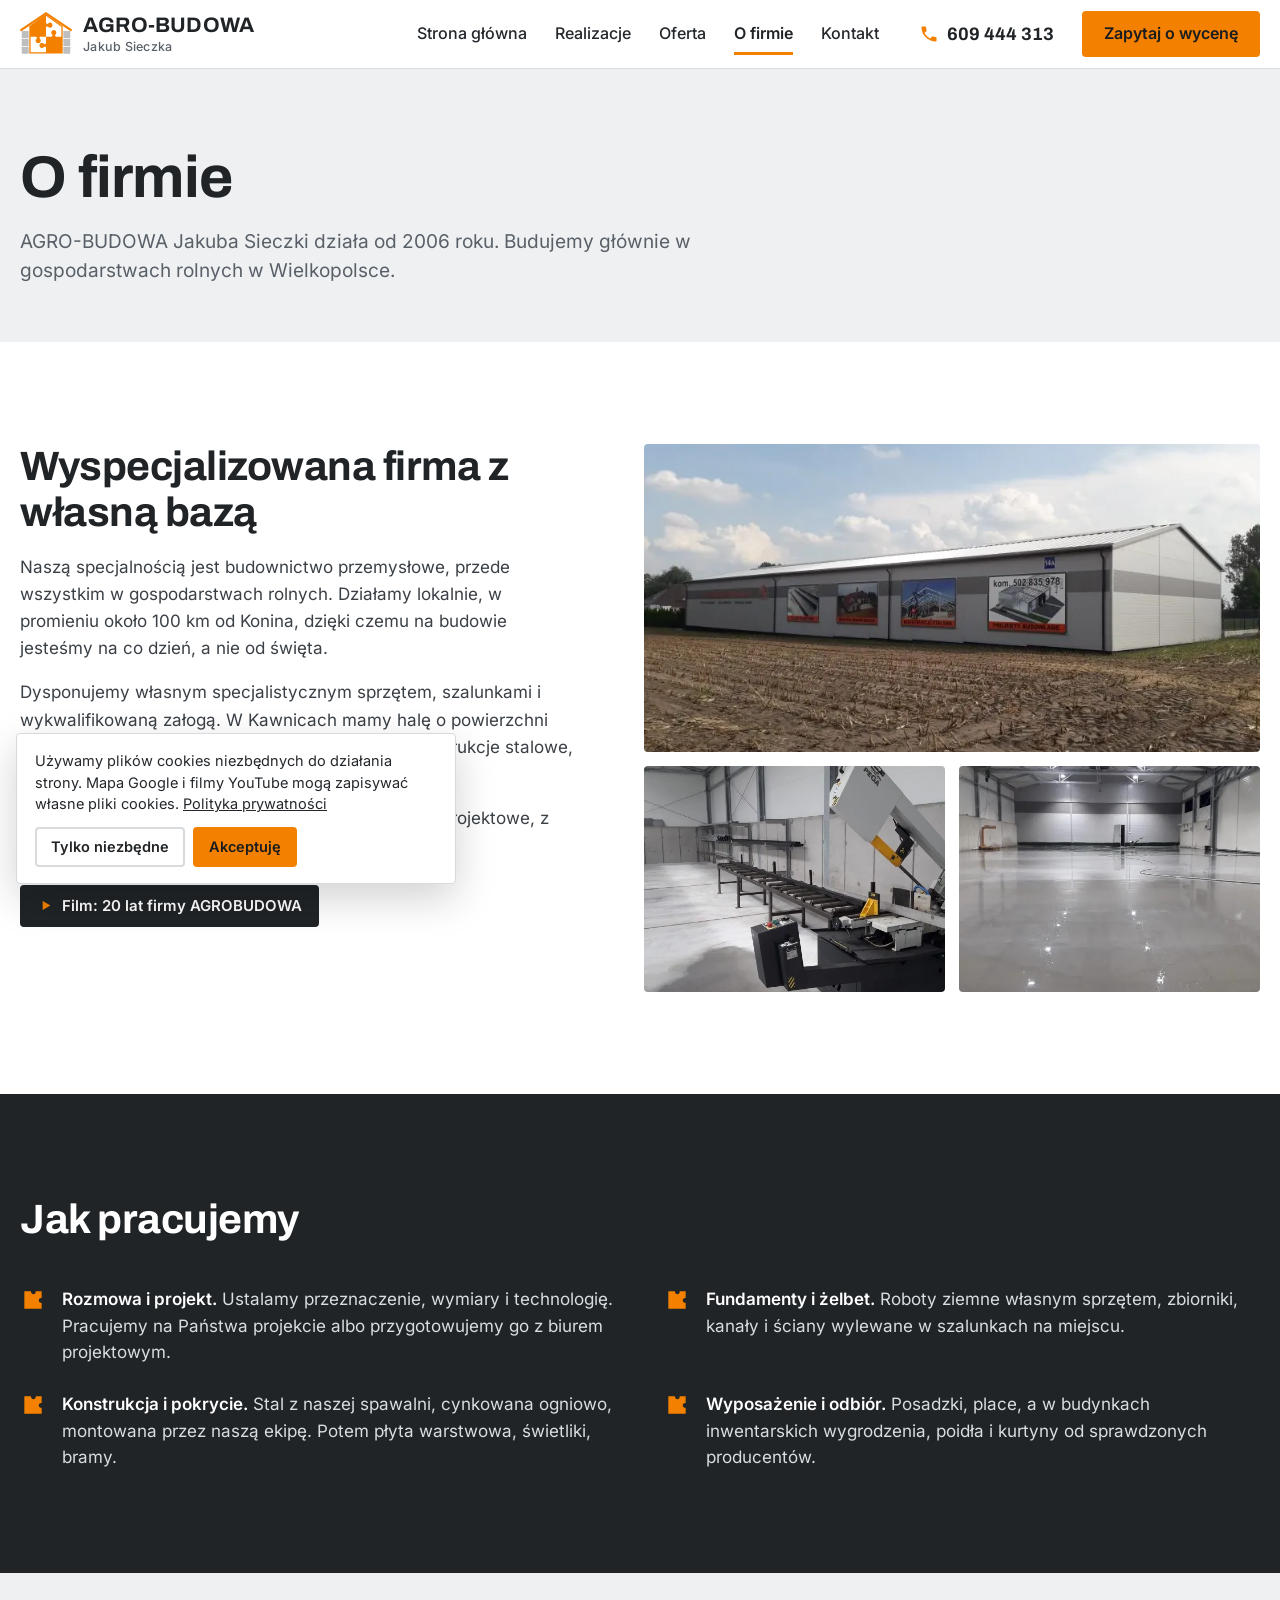
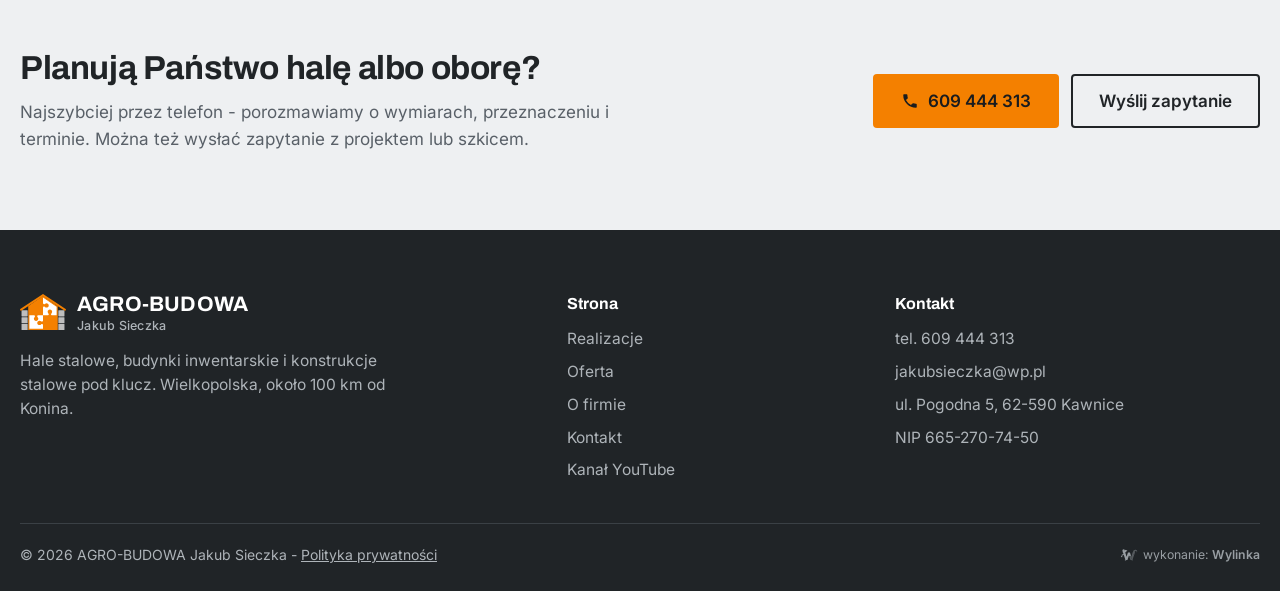
<file: o-firmie.html>
<!doctype html>
<html lang="pl">
<head>
<meta charset="utf-8">
<meta name="viewport" content="width=device-width,initial-scale=1,viewport-fit=cover">
<title>O firmie - AGRO-BUDOWA Jakub Sieczka, Kawnice k. Konina</title>
<meta name="description" content="AGRO-BUDOWA Jakub Sieczka działa od 2006 roku. Własna spawalnia, szalunki i sprzęt, budowy w promieniu ok. 100 km od Konina.">
<meta name="robots" content="noindex,nofollow">
<meta name="theme-color" content="#F48000">
<link rel="icon" href="img/znak.svg" type="image/svg+xml">
<link rel="preload" as="font" type="font/woff2" href="fonts/archivo-latin-700-normal.woff2" crossorigin>
<link rel="stylesheet" href="style.css">
<style>.wylinka-badge{display:inline-flex;align-items:center;gap:.4em;color:inherit;text-decoration:none;font-size:.875em;line-height:1;opacity:.85}
.wylinka-badge:hover,.wylinka-badge:focus-visible{opacity:1}
.wylinka-badge:focus-visible{outline:2px solid currentColor;outline-offset:3px;border-radius:2px}
.wylinka-badge svg{width:18px;height:18px;flex:none;overflow:visible}
.wylinka-badge b{font-weight:600}
.wylinka-badge .wy-old{opacity:.45;transform-origin:40px 30px;transition:transform .32s cubic-bezier(.3,.7,.4,1),opacity .32s ease-out}
.wylinka-badge .wy-pod{opacity:0;transition:opacity .2s ease-out .08s}
.wylinka-badge:hover .wy-old,.wylinka-badge:focus-visible .wy-old{transform:translate(9px,7px) rotate(9deg);opacity:0}
.wylinka-badge:hover .wy-pod,.wylinka-badge:focus-visible .wy-pod{opacity:1}
@media (prefers-reduced-motion:reduce){.wylinka-badge .wy-old,.wylinka-badge .wy-pod{transition:none}.wylinka-badge:hover .wy-old,.wylinka-badge:focus-visible .wy-old{transform:none;opacity:.45}.wylinka-badge:hover .wy-pod,.wylinka-badge:focus-visible .wy-pod{opacity:0}}</style>
</head>
<body class="s-o-firmie">
<a class="skip" href="#tresc">Przejdź do treści</a>
<header class="top">
  <div class="top-in">
    <a class="logo" href="index.html" aria-label="AGRO-BUDOWA Jakub Sieczka - strona główna"><img src="img/znak.svg" alt="" width="60" height="50"><span class="logo-t"><b>AGRO-BUDOWA</b><small>Jakub Sieczka</small></span></a>
    <nav class="nav" aria-label="Menu główne"><a href="index.html">Strona główna</a><a href="realizacje.html">Realizacje</a><a href="oferta.html">Oferta</a><a href="o-firmie.html" aria-current="page">O firmie</a><a href="kontakt.html">Kontakt</a></nav>
    <a class="top-tel" href="tel:+48609444313" aria-label="Zadzwoń: 609 444 313"><svg viewBox="0 0 24 24" aria-hidden="true"><path d="M6.6 10.8a15.1 15.1 0 006.6 6.6l2.2-2.2a1 1 0 011-.25 11.4 11.4 0 003.6.57 1 1 0 011 1V20a1 1 0 01-1 1A17 17 0 013 4a1 1 0 011-1h3.5a1 1 0 011 1c0 1.25.2 2.46.57 3.6a1 1 0 01-.25 1z" fill="currentColor" stroke="none"/></svg><span>609 444 313</span></a>
    <a class="btn btn-or top-cta" href="kontakt.html#zapytanie">Zapytaj o wycenę</a>
    <button class="burger" type="button" aria-expanded="false" aria-controls="menu-mob" aria-label="Otwórz menu"><span></span><span></span><span></span></button>
  </div>
  <div class="menu-mob" id="menu-mob" hidden>
    <nav aria-label="Menu mobilne"><a href="index.html">Strona główna</a><a href="realizacje.html">Realizacje</a><a href="oferta.html">Oferta</a><a href="o-firmie.html" aria-current="page">O firmie</a><a href="kontakt.html">Kontakt</a></nav>
    <a class="btn btn-or" href="tel:+48609444313"><svg viewBox="0 0 24 24" aria-hidden="true"><path d="M6.6 10.8a15.1 15.1 0 006.6 6.6l2.2-2.2a1 1 0 011-.25 11.4 11.4 0 003.6.57 1 1 0 011 1V20a1 1 0 01-1 1A17 17 0 013 4a1 1 0 011-1h3.5a1 1 0 011 1c0 1.25.2 2.46.57 3.6a1 1 0 01-.25 1z" fill="currentColor" stroke="none"/></svg>Zadzwoń: 609 444 313</a>
    <p class="menu-mob-adr">Kawnice, gm. Golina - budujemy w promieniu ok. 100 km od Konina</p>
  </div>
</header>
<main id="tresc">
<section class="podt"><div class="wrap"><h1>O firmie</h1><p class="lead">AGRO-BUDOWA Jakuba Sieczki działa od 2006 roku. Budujemy głównie w gospodarstwach rolnych w Wielkopolsce.</p></div></section>
<section class="sek">
  <div class="wrap o-in">
    <div class="o-txt">
      <h2>Wyspecjalizowana firma z własną bazą</h2>
      <p>Naszą specjalnością jest budownictwo przemysłowe, przede wszystkim w gospodarstwach rolnych. Działamy lokalnie, w promieniu około 100 km od Konina, dzięki czemu na budowie jesteśmy na co dzień, a nie od święta.</p>
      <p>Dysponujemy własnym specjalistycznym sprzętem, szalunkami i wykwalifikowaną załogą. W Kawnicach mamy halę o powierzchni ponad 800 m2 z placem 1500 m2 - tu powstają konstrukcje stalowe, które potem montujemy na budowie.</p>
      <p>Konstrukcję dopasowuje do potrzeb inwestora biuro projektowe, z którym stale współpracujemy.</p>
      <button class="k-film o-film" type="button" data-yt="VOXc5t78hvQ" data-tytul="20 lat firmy AGROBUDOWA"><svg viewBox="0 0 24 24" aria-hidden="true"><path d="M8 5.5v13l11-6.5z" fill="currentColor" stroke="none"/></svg><span>Film: 20 lat firmy AGROBUDOWA</span></button>
    </div>
    <div class="o-foto"><figure class="of1"><img src="img/own_12.webp" width="768" height="432" alt="Hala firmy AGRO-BUDOWA w Kawnicach" loading="lazy"></figure><figure class="of2"><img src="img/own_10.webp" width="768" height="432" alt="Piła taśmowa i linia do cięcia profili w spawalni" loading="lazy"></figure><figure class="of3"><img src="img/own_07.webp" width="768" height="432" alt="Posadzka przemysłowa w nowej części hali" loading="lazy"></figure></div>
  </div>
</section>
<section class="sek sek-ciemna">
  <div class="wrap">
    <div class="sek-g"><h2>Jak pracujemy</h2></div>
    <ul class="lista-puzzel kroki">
      <li><svg class="puzzel" viewBox="0 0 24 24" aria-hidden="true"><path d="M4 4h6.2a2.2 2.2 0 104.3 0H20v6.2a2.2 2.2 0 100 4.3V20H4z"/></svg><span><b>Rozmowa i projekt.</b> Ustalamy przeznaczenie, wymiary i technologię. Pracujemy na Państwa projekcie albo przygotowujemy go z biurem projektowym.</span></li>
      <li><svg class="puzzel" viewBox="0 0 24 24" aria-hidden="true"><path d="M4 4h6.2a2.2 2.2 0 104.3 0H20v6.2a2.2 2.2 0 100 4.3V20H4z"/></svg><span><b>Fundamenty i żelbet.</b> Roboty ziemne własnym sprzętem, zbiorniki, kanały i ściany wylewane w szalunkach na miejscu.</span></li>
      <li><svg class="puzzel" viewBox="0 0 24 24" aria-hidden="true"><path d="M4 4h6.2a2.2 2.2 0 104.3 0H20v6.2a2.2 2.2 0 100 4.3V20H4z"/></svg><span><b>Konstrukcja i pokrycie.</b> Stal z naszej spawalni, cynkowana ogniowo, montowana przez naszą ekipę. Potem płyta warstwowa, świetliki, bramy.</span></li>
      <li><svg class="puzzel" viewBox="0 0 24 24" aria-hidden="true"><path d="M4 4h6.2a2.2 2.2 0 104.3 0H20v6.2a2.2 2.2 0 100 4.3V20H4z"/></svg><span><b>Wyposażenie i odbiór.</b> Posadzki, place, a w budynkach inwentarskich wygrodzenia, poidła i kurtyny od sprawdzonych producentów.</span></li>
    </ul>
  </div>
</section><section class="sek sek-cta">
  <div class="wrap cta-in">
    <div>
      <h2>Planują Państwo halę albo oborę?</h2>
      <p>Najszybciej przez telefon - porozmawiamy o wymiarach, przeznaczeniu i terminie. Można też wysłać zapytanie z projektem lub szkicem.</p>
    </div>
    <div class="cta-btns"><a class="btn btn-or btn-duzy" href="tel:+48609444313"><svg viewBox="0 0 24 24" aria-hidden="true"><path d="M6.6 10.8a15.1 15.1 0 006.6 6.6l2.2-2.2a1 1 0 011-.25 11.4 11.4 0 003.6.57 1 1 0 011 1V20a1 1 0 01-1 1A17 17 0 013 4a1 1 0 011-1h3.5a1 1 0 011 1c0 1.25.2 2.46.57 3.6a1 1 0 01-.25 1z" fill="currentColor" stroke="none"/></svg>609 444 313</a><a class="btn btn-ramka btn-duzy" href="kontakt.html#zapytanie">Wyślij zapytanie</a></div>
  </div>
</section>
</main>
<footer class="stopka">
  <div class="wrap stopka-in">
    <div class="st-firma">
      <a class="logo logo-st" href="index.html"><img src="img/znak.svg" alt="" width="48" height="40" loading="lazy"><span class="logo-t"><b>AGRO-BUDOWA</b><small>Jakub Sieczka</small></span></a>
      <p>Hale stalowe, budynki inwentarskie i konstrukcje stalowe pod klucz. Wielkopolska, około 100 km od Konina.</p>
    </div>
    <div class="st-kol">
      <h2>Strona</h2>
      <a href="realizacje.html">Realizacje</a><a href="oferta.html">Oferta</a><a href="o-firmie.html">O firmie</a><a href="kontakt.html">Kontakt</a>
      <a href="https://www.youtube.com/@agro-budowa307" rel="noopener" target="_blank">Kanał YouTube</a>
    </div>
    <div class="st-kol">
      <h2>Kontakt</h2>
      <a href="tel:+48609444313">tel. 609 444 313</a>
      <a href="mailto:jakubsieczka@wp.pl">jakubsieczka@wp.pl</a>
      <span>ul. Pogodna 5, 62-590 Kawnice</span>
      <span>NIP 665-270-74-50</span>
    </div>
  </div>
  <div class="wrap stopka-dol">
    <span>&copy; 2026 AGRO-BUDOWA Jakub Sieczka - <a href="polityka-prywatnosci.html">Polityka prywatności</a></span>
    <a class="wylinka-badge" href="https://wylinka.pl/?utm_source=agrobudowa.pl&amp;utm_medium=stopka&amp;utm_campaign=wykonanie" rel="noopener" title="Strona wykonana przez Wylinka"><svg viewBox="0 0 64 64" aria-hidden="true" focusable="false" fill="currentColor"><path d="M9.8 22.8l-1.2-7.9 2.2-3.7 15.5 4.6-.5 1.5-7.2 5.5 4.7 15.6 5-15.6 7 0 4.1 12.7-4.2-.9-2.6 1.8-.8-2.2-5.3 15.6-4.3 0 .4 .2-2.1 2.8-1.3-1.1 1.1-1.4-3.1 .2-.1-1.7 2.2-.1-5.7-16.5-4.8 .6-.8 3.1 0 .5-.3 .5 .8 2.2-1.6 .5-.4-1.3-.8 1.6-1.5-.8 .8-1.6-1.4 .6-.6-1.6 2.3-.8 .2-.4 1.3-4.8 5.9-.8-2.4-6.9zM15.2 13.7l-.1-.4-.4 .8-.1 .8 .1 1 .1 .4 .3 .7 .3-.9 .1-.7 0-.8z"/><path class="wy-pod" d="M37.1 49.8l-4.5-13.3 2.6-1.8 4.2 .9 .9 2.8 3-9.7 0-.5 .1-.8 3.2-8.4 .5-1 .6-1 .9-1.1 1.3-1 1.1-.7 1.4-.5 1.4-.3 .7 0 .9 0 1.2 .3 1.4 .6 .8 .5 .7 .7 .6 .7 .5 .9 .3 .9 .1 .9 0 .8-.2 .9-.5 .9-.5 .6-.7 .5-.7 .3-.1-.1 0-.1 .5-.5 .3-.7 .2-.5 0-.6-.1-.6-.3-.7-.4-.5-.4-.4-.5-.3-.6-.3-.7 0-.7 .1-.6 .1-.5 .4-.5 .5-.3 .5-.2 .7-.1 1.5-1.4 5.1-.8 3.3-.3 .7-.5 .7-6 17.5 1.9 .1-.1 1.7-3.1-.2 1.1 1.4-1.3 1.1-2.1-2.8 .4-.2z"/><path class="wy-old" d="M40.8 50l.4-.2-4.1 0-4.2-12.5 2.5-1.7 4.3 .9 .6 1.9 .6-1.6 0-.3 2.4-7.8 0-.5 .1-.8 3.2-8.4 .4-.8 .6-.9 .9-1.2 .9-.9 1.3-.8 1.4-.6 1.2-.3 1.4-.1 1.3 .1 .6 .2 .8 .3 1.1 .6 .9 .7 .7 .9 .5 .9 .3 .9 .1 1.1-.1 .9-.3 .9-.4 .7-.6 .7-.6 .4-.6 .2-.1-.1 0-.1 .5-.5 .3-.7 .2-.5 0-.5-.1-.6-.2-.6-.3-.5-.4-.5-.5-.3-.6-.3-.7-.1-.6 0-.6 .1-.6 .3-.6 .5-.3 .4-.2 .5-.1 .5-.1 1.5-1.4 5.1-.8 3.3-.3 .7-.5 .7-6 17.5 1.9 .1-.1 1.7-3.1-.2 1.1 1.4-1.3 1.1zM49.6 17.1l.6 1.7-1.5 1.9 .4 .4 1.8-2.1-.7-2.1zM48.1 28.3l.5 1.8-1.7 1.8 .4 .4 1.9-2-.6-2.2zM37.9 41.7l1.7-1.5-.4-.4-1.7 1.4zM42.6 38.7l-1.5 2.8 1.1 2-1.3 2.6 .5 .2 1.5-2.8-1.1-2 1.4-2.5z"/></svg><span>wykonanie: <b>Wylinka</b></span></a>
  </div>
</footer>
<div class="mob-pasek" aria-hidden="true">
  <a class="btn btn-ciemny" href="tel:+48609444313" tabindex="-1"><svg viewBox="0 0 24 24" aria-hidden="true"><path d="M6.6 10.8a15.1 15.1 0 006.6 6.6l2.2-2.2a1 1 0 011-.25 11.4 11.4 0 003.6.57 1 1 0 011 1V20a1 1 0 01-1 1A17 17 0 013 4a1 1 0 011-1h3.5a1 1 0 011 1c0 1.25.2 2.46.57 3.6a1 1 0 01-.25 1z" fill="currentColor" stroke="none"/></svg>Zadzwoń</a>
  <a class="btn btn-or" href="kontakt.html#zapytanie" tabindex="-1">Zapytaj o wycenę</a>
</div>
<div class="cookies" id="cookies" hidden>
  <p>Używamy plików cookies niezbędnych do działania strony. Mapa Google i filmy YouTube mogą zapisywać własne pliki cookies. <a href="polityka-prywatnosci.html">Polityka prywatności</a></p>
  <div><button class="btn btn-jasny" type="button" data-cookies="0">Tylko niezbędne</button><button class="btn btn-or" type="button" data-cookies="1">Akceptuję</button></div>
</div>
<div class="lb" id="lb" hidden role="dialog" aria-modal="true" aria-label="Galeria zdjęć">
  <div class="lb-tor"></div>
  <p class="lb-pod"><span class="lb-tyt"></span> <span class="lb-licz"></span></p>
  <button class="lb-z" type="button" aria-label="Zamknij"><svg viewBox="0 0 24 24"><path d="M6 6l12 12M18 6L6 18"/></svg></button>
  <button class="lb-n lb-p" type="button" aria-label="Poprzednie"><svg viewBox="0 0 24 24"><path d="M15 5l-7 7 7 7"/></svg></button>
  <button class="lb-n lb-x" type="button" aria-label="Następne"><svg viewBox="0 0 24 24"><path d="M9 5l7 7-7 7"/></svg></button>
</div>
<div class="film" id="film" hidden role="dialog" aria-modal="true" aria-label="Film z realizacji">
  <div class="film-in"><div class="film-ramka"></div><p class="film-tyt"></p></div>
  <button class="lb-z" type="button" aria-label="Zamknij film"><svg viewBox="0 0 24 24"><path d="M6 6l12 12M18 6L6 18"/></svg></button>
</div>
<script src="app.js" defer></script>
</body>
</html>
</file>
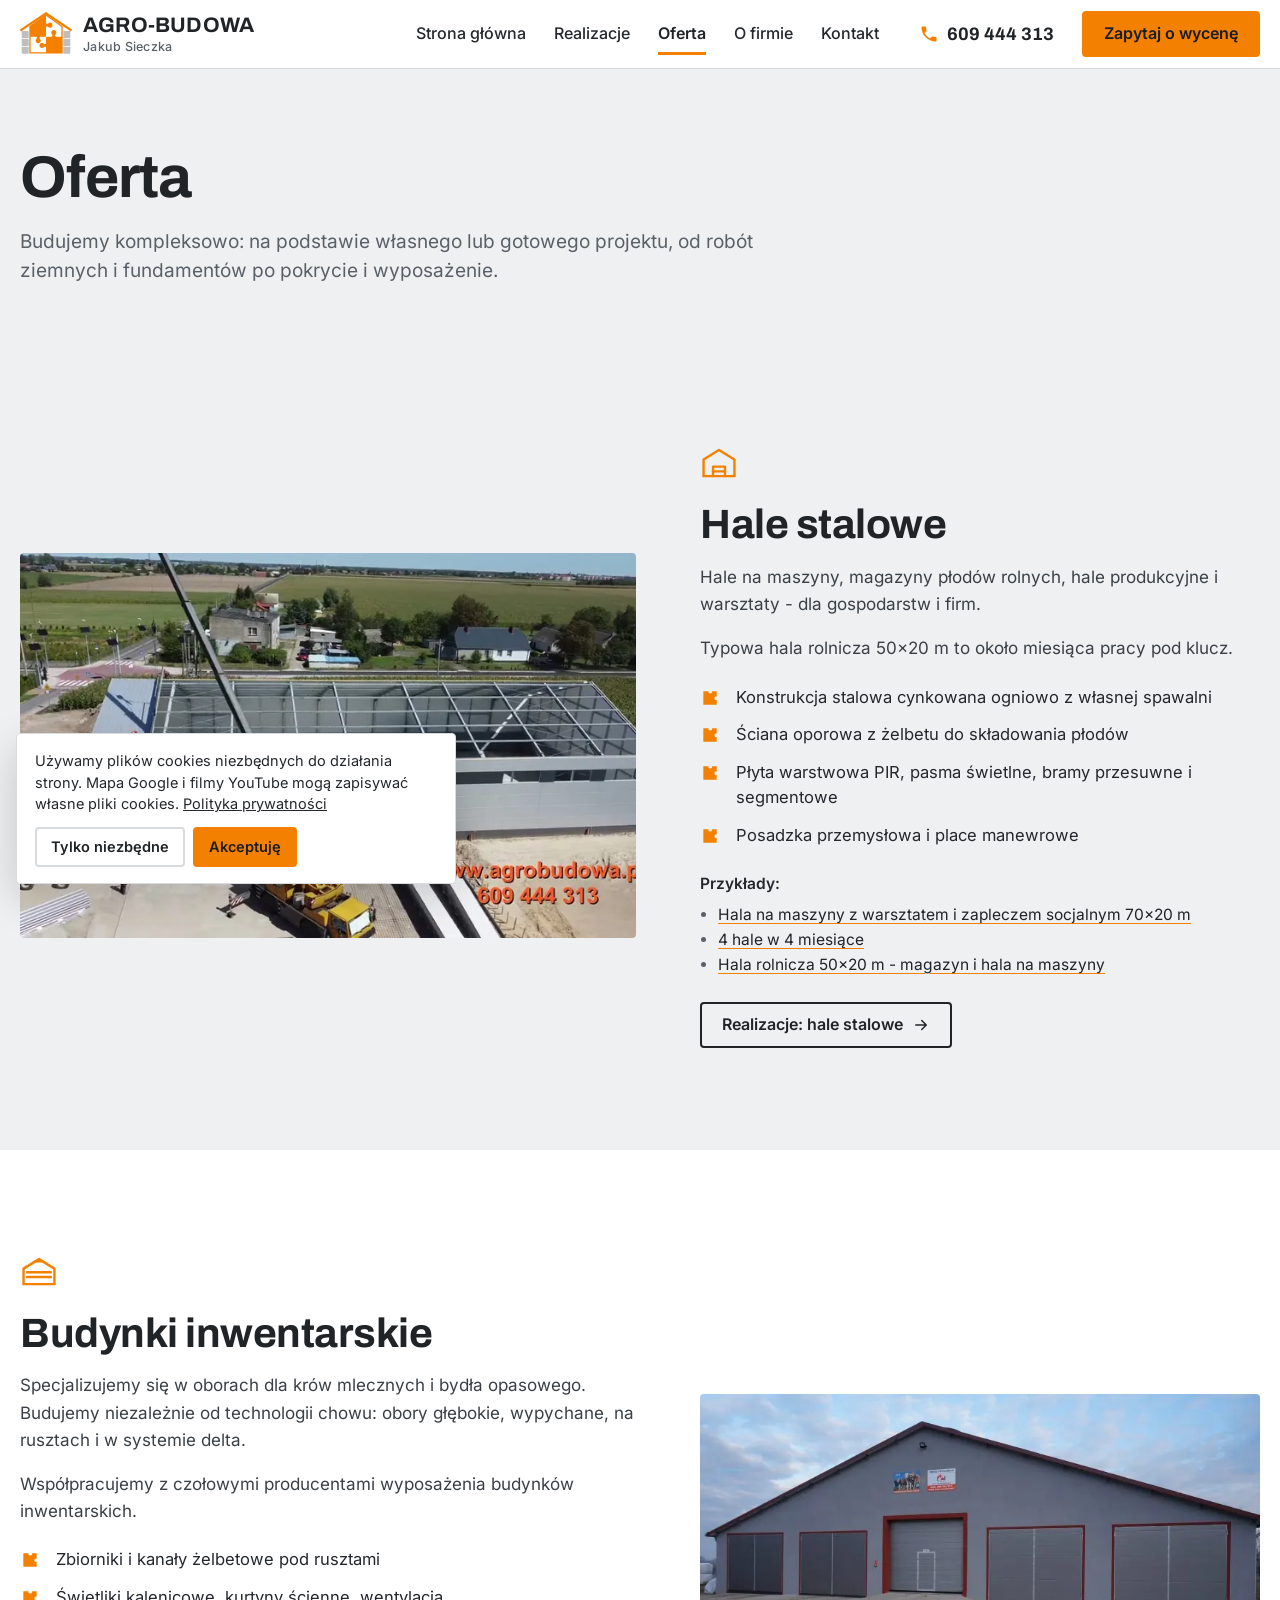
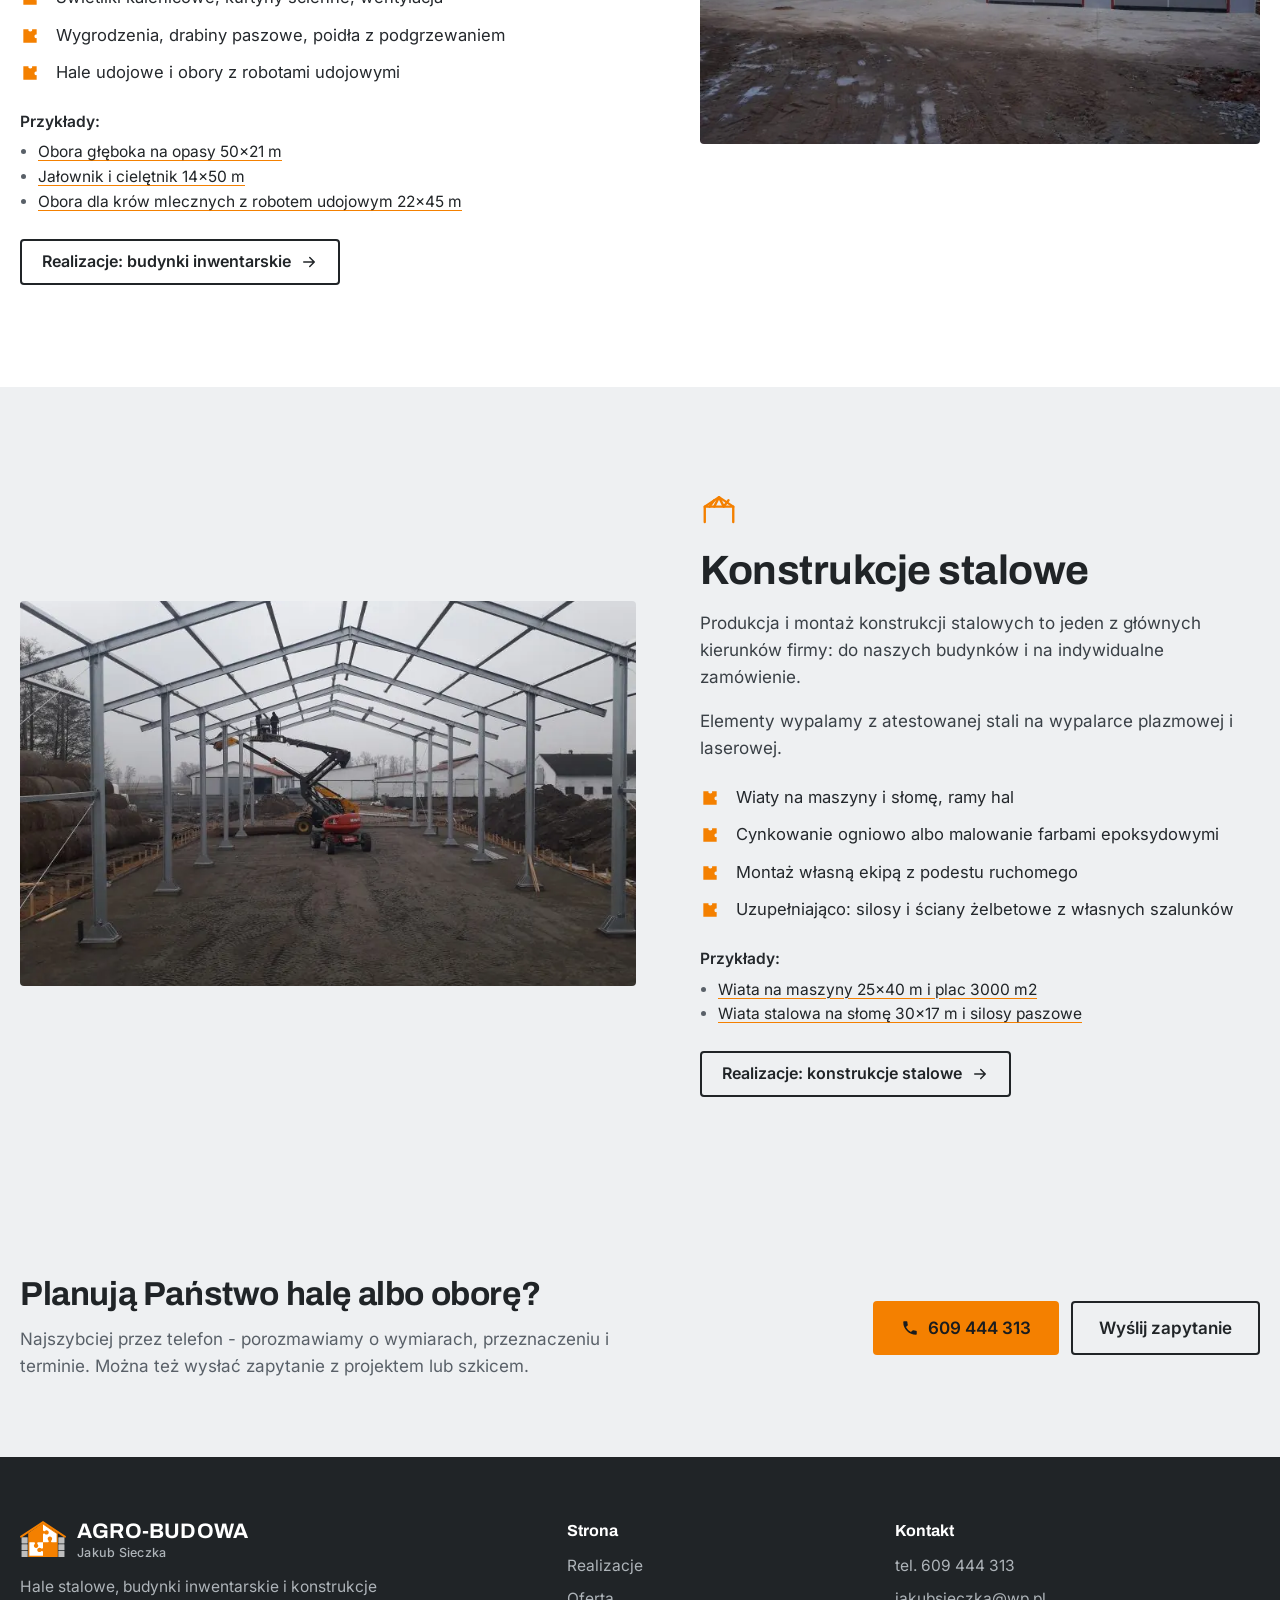
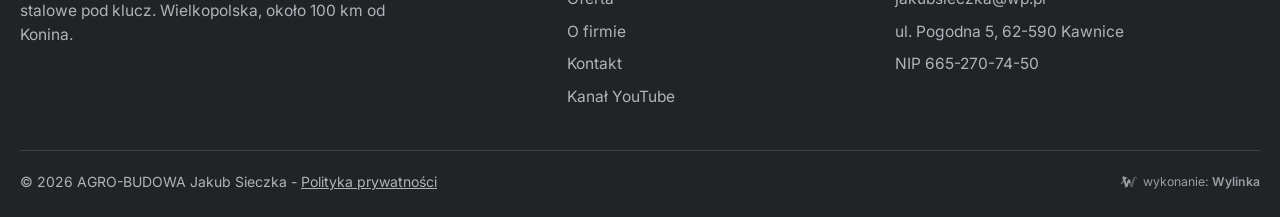
<file: oferta.html>
<!doctype html>
<html lang="pl">
<head>
<meta charset="utf-8">
<meta name="viewport" content="width=device-width,initial-scale=1,viewport-fit=cover">
<title>Oferta - hale stalowe, budynki inwentarskie, konstrukcje stalowe | AGRO-BUDOWA</title>
<meta name="description" content="Hale stalowe, obory i budynki inwentarskie, konstrukcje stalowe z własnej spawalni. Kompleksowo, od fundamentu po dach. Kawnice k. Konina.">
<meta name="robots" content="noindex,nofollow">
<meta name="theme-color" content="#F48000">
<link rel="icon" href="img/znak.svg" type="image/svg+xml">
<link rel="preload" as="font" type="font/woff2" href="fonts/archivo-latin-700-normal.woff2" crossorigin>
<link rel="stylesheet" href="style.css">
<style>.wylinka-badge{display:inline-flex;align-items:center;gap:.4em;color:inherit;text-decoration:none;font-size:.875em;line-height:1;opacity:.85}
.wylinka-badge:hover,.wylinka-badge:focus-visible{opacity:1}
.wylinka-badge:focus-visible{outline:2px solid currentColor;outline-offset:3px;border-radius:2px}
.wylinka-badge svg{width:18px;height:18px;flex:none;overflow:visible}
.wylinka-badge b{font-weight:600}
.wylinka-badge .wy-old{opacity:.45;transform-origin:40px 30px;transition:transform .32s cubic-bezier(.3,.7,.4,1),opacity .32s ease-out}
.wylinka-badge .wy-pod{opacity:0;transition:opacity .2s ease-out .08s}
.wylinka-badge:hover .wy-old,.wylinka-badge:focus-visible .wy-old{transform:translate(9px,7px) rotate(9deg);opacity:0}
.wylinka-badge:hover .wy-pod,.wylinka-badge:focus-visible .wy-pod{opacity:1}
@media (prefers-reduced-motion:reduce){.wylinka-badge .wy-old,.wylinka-badge .wy-pod{transition:none}.wylinka-badge:hover .wy-old,.wylinka-badge:focus-visible .wy-old{transform:none;opacity:.45}.wylinka-badge:hover .wy-pod,.wylinka-badge:focus-visible .wy-pod{opacity:0}}</style>
</head>
<body class="s-oferta">
<a class="skip" href="#tresc">Przejdź do treści</a>
<header class="top">
  <div class="top-in">
    <a class="logo" href="index.html" aria-label="AGRO-BUDOWA Jakub Sieczka - strona główna"><img src="img/znak.svg" alt="" width="60" height="50"><span class="logo-t"><b>AGRO-BUDOWA</b><small>Jakub Sieczka</small></span></a>
    <nav class="nav" aria-label="Menu główne"><a href="index.html">Strona główna</a><a href="realizacje.html">Realizacje</a><a href="oferta.html" aria-current="page">Oferta</a><a href="o-firmie.html">O firmie</a><a href="kontakt.html">Kontakt</a></nav>
    <a class="top-tel" href="tel:+48609444313" aria-label="Zadzwoń: 609 444 313"><svg viewBox="0 0 24 24" aria-hidden="true"><path d="M6.6 10.8a15.1 15.1 0 006.6 6.6l2.2-2.2a1 1 0 011-.25 11.4 11.4 0 003.6.57 1 1 0 011 1V20a1 1 0 01-1 1A17 17 0 013 4a1 1 0 011-1h3.5a1 1 0 011 1c0 1.25.2 2.46.57 3.6a1 1 0 01-.25 1z" fill="currentColor" stroke="none"/></svg><span>609 444 313</span></a>
    <a class="btn btn-or top-cta" href="kontakt.html#zapytanie">Zapytaj o wycenę</a>
    <button class="burger" type="button" aria-expanded="false" aria-controls="menu-mob" aria-label="Otwórz menu"><span></span><span></span><span></span></button>
  </div>
  <div class="menu-mob" id="menu-mob" hidden>
    <nav aria-label="Menu mobilne"><a href="index.html">Strona główna</a><a href="realizacje.html">Realizacje</a><a href="oferta.html" aria-current="page">Oferta</a><a href="o-firmie.html">O firmie</a><a href="kontakt.html">Kontakt</a></nav>
    <a class="btn btn-or" href="tel:+48609444313"><svg viewBox="0 0 24 24" aria-hidden="true"><path d="M6.6 10.8a15.1 15.1 0 006.6 6.6l2.2-2.2a1 1 0 011-.25 11.4 11.4 0 003.6.57 1 1 0 011 1V20a1 1 0 01-1 1A17 17 0 013 4a1 1 0 011-1h3.5a1 1 0 011 1c0 1.25.2 2.46.57 3.6a1 1 0 01-.25 1z" fill="currentColor" stroke="none"/></svg>Zadzwoń: 609 444 313</a>
    <p class="menu-mob-adr">Kawnice, gm. Golina - budujemy w promieniu ok. 100 km od Konina</p>
  </div>
</header>
<main id="tresc">
<section class="podt"><div class="wrap"><h1>Oferta</h1><p class="lead">Budujemy kompleksowo: na podstawie własnego lub gotowego projektu, od robót ziemnych i fundamentów po pokrycie i wyposażenie.</p></div></section><section class="sek oferta-blok" id="hale">
  <div class="wrap of-in">
    <figure class="of-foto"><img src="img/yt_YpEamtpWtAY_max-800.webp" width="800" height="450" alt="Hale stalowe - realizacja AGRO-BUDOWA" loading="lazy"></figure>
    <div class="of-txt">
      <span class="of-ik"><svg viewBox="0 0 32 32" aria-hidden="true"><path d="M3 27V13L16 5l13 8v14"/><path d="M3 27h26"/><path d="M11 27v-8h10v8"/><path d="M11 23h10"/></svg></span>
      <h2>Hale stalowe</h2>
      <p>Hale na maszyny, magazyny płodów rolnych, hale produkcyjne i warsztaty - dla gospodarstw i firm.</p><p>Typowa hala rolnicza 50x20 m to około miesiąca pracy pod klucz.</p>
      <ul class="lista-puzzel lista-jasna"><li><svg class="puzzel" viewBox="0 0 24 24" aria-hidden="true"><path d="M4 4h6.2a2.2 2.2 0 104.3 0H20v6.2a2.2 2.2 0 100 4.3V20H4z"/></svg><span>Konstrukcja stalowa cynkowana ogniowo z własnej spawalni</span></li><li><svg class="puzzel" viewBox="0 0 24 24" aria-hidden="true"><path d="M4 4h6.2a2.2 2.2 0 104.3 0H20v6.2a2.2 2.2 0 100 4.3V20H4z"/></svg><span>Ściana oporowa z żelbetu do składowania płodów</span></li><li><svg class="puzzel" viewBox="0 0 24 24" aria-hidden="true"><path d="M4 4h6.2a2.2 2.2 0 104.3 0H20v6.2a2.2 2.2 0 100 4.3V20H4z"/></svg><span>Płyta warstwowa PIR, pasma świetlne, bramy przesuwne i segmentowe</span></li><li><svg class="puzzel" viewBox="0 0 24 24" aria-hidden="true"><path d="M4 4h6.2a2.2 2.2 0 104.3 0H20v6.2a2.2 2.2 0 100 4.3V20H4z"/></svg><span>Posadzka przemysłowa i place manewrowe</span></li></ul>
      <div class="of-real"><b>Przykłady:</b><ul><li><a href="realizacje.html#r-kierzek">Hala na maszyny z warsztatem i zapleczem socjalnym 70x20 m</a></li><li><a href="realizacje.html#r-4hale">4 hale w 4 miesiące</a></li><li><a href="realizacje.html#r-hala50">Hala rolnicza 50x20 m - magazyn i hala na maszyny</a></li></ul></div>
      <a class="btn btn-ramka" href="realizacje.html#hale">Realizacje: hale stalowe <svg viewBox="0 0 24 24" aria-hidden="true"><path d="M5 12h13M13 6l6 6-6 6"/></svg></a>
    </div>
  </div>
</section><section class="sek oferta-blok odwr" id="inwentarskie">
  <div class="wrap of-in">
    <figure class="of-foto"><img src="img/o250_09.webp" width="768" height="510" alt="Budynki inwentarskie - realizacja AGRO-BUDOWA" loading="lazy"></figure>
    <div class="of-txt">
      <span class="of-ik"><svg viewBox="0 0 32 32" aria-hidden="true"><path d="M3 27V14L16 6l13 8v13"/><path d="M3 27h26"/><path d="M13 7.8h6"/><path d="M6 17h20M6 21h20"/></svg></span>
      <h2>Budynki inwentarskie</h2>
      <p>Specjalizujemy się w oborach dla krów mlecznych i bydła opasowego. Budujemy niezależnie od technologii chowu: obory głębokie, wypychane, na rusztach i w systemie delta.</p><p>Współpracujemy z czołowymi producentami wyposażenia budynków inwentarskich.</p>
      <ul class="lista-puzzel lista-jasna"><li><svg class="puzzel" viewBox="0 0 24 24" aria-hidden="true"><path d="M4 4h6.2a2.2 2.2 0 104.3 0H20v6.2a2.2 2.2 0 100 4.3V20H4z"/></svg><span>Zbiorniki i kanały żelbetowe pod rusztami</span></li><li><svg class="puzzel" viewBox="0 0 24 24" aria-hidden="true"><path d="M4 4h6.2a2.2 2.2 0 104.3 0H20v6.2a2.2 2.2 0 100 4.3V20H4z"/></svg><span>Świetliki kalenicowe, kurtyny ścienne, wentylacja</span></li><li><svg class="puzzel" viewBox="0 0 24 24" aria-hidden="true"><path d="M4 4h6.2a2.2 2.2 0 104.3 0H20v6.2a2.2 2.2 0 100 4.3V20H4z"/></svg><span>Wygrodzenia, drabiny paszowe, poidła z podgrzewaniem</span></li><li><svg class="puzzel" viewBox="0 0 24 24" aria-hidden="true"><path d="M4 4h6.2a2.2 2.2 0 104.3 0H20v6.2a2.2 2.2 0 100 4.3V20H4z"/></svg><span>Hale udojowe i obory z robotami udojowymi</span></li></ul>
      <div class="of-real"><b>Przykłady:</b><ul><li><a href="realizacje.html#r-opasy50">Obora głęboka na opasy 50x21 m</a></li><li><a href="realizacje.html#r-jalownik">Jałownik i cielętnik 14x50 m</a></li><li><a href="realizacje.html#r-gea">Obora dla krów mlecznych z robotem udojowym 22x45 m</a></li></ul></div>
      <a class="btn btn-ramka" href="realizacje.html#inwentarskie">Realizacje: budynki inwentarskie <svg viewBox="0 0 24 24" aria-hidden="true"><path d="M5 12h13M13 6l6 6-6 6"/></svg></a>
    </div>
  </div>
</section><section class="sek oferta-blok" id="konstrukcje">
  <div class="wrap of-in">
    <figure class="of-foto"><img src="img/silo_05.webp" width="768" height="576" alt="Konstrukcje stalowe - realizacja AGRO-BUDOWA" loading="lazy"></figure>
    <div class="of-txt">
      <span class="of-ik"><svg viewBox="0 0 32 32" aria-hidden="true"><path d="M4 27V14L16 6l12 8v13"/><path d="M4 14h24"/><path d="M8 14l4-5.4M12 14l4-8 4 8M20 14l4-5.4"/></svg></span>
      <h2>Konstrukcje stalowe</h2>
      <p>Produkcja i montaż konstrukcji stalowych to jeden z głównych kierunków firmy: do naszych budynków i na indywidualne zamówienie.</p><p>Elementy wypalamy z atestowanej stali na wypalarce plazmowej i laserowej.</p>
      <ul class="lista-puzzel lista-jasna"><li><svg class="puzzel" viewBox="0 0 24 24" aria-hidden="true"><path d="M4 4h6.2a2.2 2.2 0 104.3 0H20v6.2a2.2 2.2 0 100 4.3V20H4z"/></svg><span>Wiaty na maszyny i słomę, ramy hal</span></li><li><svg class="puzzel" viewBox="0 0 24 24" aria-hidden="true"><path d="M4 4h6.2a2.2 2.2 0 104.3 0H20v6.2a2.2 2.2 0 100 4.3V20H4z"/></svg><span>Cynkowanie ogniowo albo malowanie farbami epoksydowymi</span></li><li><svg class="puzzel" viewBox="0 0 24 24" aria-hidden="true"><path d="M4 4h6.2a2.2 2.2 0 104.3 0H20v6.2a2.2 2.2 0 100 4.3V20H4z"/></svg><span>Montaż własną ekipą z podestu ruchomego</span></li><li><svg class="puzzel" viewBox="0 0 24 24" aria-hidden="true"><path d="M4 4h6.2a2.2 2.2 0 104.3 0H20v6.2a2.2 2.2 0 100 4.3V20H4z"/></svg><span>Uzupełniająco: silosy i ściany żelbetowe z własnych szalunków</span></li></ul>
      <div class="of-real"><b>Przykłady:</b><ul><li><a href="realizacje.html#r-wiata25">Wiata na maszyny 25x40 m i plac 3000 m2</a></li><li><a href="realizacje.html#r-wiata30">Wiata stalowa na słomę 30x17 m i silosy paszowe</a></li></ul></div>
      <a class="btn btn-ramka" href="realizacje.html#konstrukcje">Realizacje: konstrukcje stalowe <svg viewBox="0 0 24 24" aria-hidden="true"><path d="M5 12h13M13 6l6 6-6 6"/></svg></a>
    </div>
  </div>
</section><section class="sek sek-cta">
  <div class="wrap cta-in">
    <div>
      <h2>Planują Państwo halę albo oborę?</h2>
      <p>Najszybciej przez telefon - porozmawiamy o wymiarach, przeznaczeniu i terminie. Można też wysłać zapytanie z projektem lub szkicem.</p>
    </div>
    <div class="cta-btns"><a class="btn btn-or btn-duzy" href="tel:+48609444313"><svg viewBox="0 0 24 24" aria-hidden="true"><path d="M6.6 10.8a15.1 15.1 0 006.6 6.6l2.2-2.2a1 1 0 011-.25 11.4 11.4 0 003.6.57 1 1 0 011 1V20a1 1 0 01-1 1A17 17 0 013 4a1 1 0 011-1h3.5a1 1 0 011 1c0 1.25.2 2.46.57 3.6a1 1 0 01-.25 1z" fill="currentColor" stroke="none"/></svg>609 444 313</a><a class="btn btn-ramka btn-duzy" href="kontakt.html#zapytanie">Wyślij zapytanie</a></div>
  </div>
</section>
</main>
<footer class="stopka">
  <div class="wrap stopka-in">
    <div class="st-firma">
      <a class="logo logo-st" href="index.html"><img src="img/znak.svg" alt="" width="48" height="40" loading="lazy"><span class="logo-t"><b>AGRO-BUDOWA</b><small>Jakub Sieczka</small></span></a>
      <p>Hale stalowe, budynki inwentarskie i konstrukcje stalowe pod klucz. Wielkopolska, około 100 km od Konina.</p>
    </div>
    <div class="st-kol">
      <h2>Strona</h2>
      <a href="realizacje.html">Realizacje</a><a href="oferta.html">Oferta</a><a href="o-firmie.html">O firmie</a><a href="kontakt.html">Kontakt</a>
      <a href="https://www.youtube.com/@agro-budowa307" rel="noopener" target="_blank">Kanał YouTube</a>
    </div>
    <div class="st-kol">
      <h2>Kontakt</h2>
      <a href="tel:+48609444313">tel. 609 444 313</a>
      <a href="mailto:jakubsieczka@wp.pl">jakubsieczka@wp.pl</a>
      <span>ul. Pogodna 5, 62-590 Kawnice</span>
      <span>NIP 665-270-74-50</span>
    </div>
  </div>
  <div class="wrap stopka-dol">
    <span>&copy; 2026 AGRO-BUDOWA Jakub Sieczka - <a href="polityka-prywatnosci.html">Polityka prywatności</a></span>
    <a class="wylinka-badge" href="https://wylinka.pl/?utm_source=agrobudowa.pl&amp;utm_medium=stopka&amp;utm_campaign=wykonanie" rel="noopener" title="Strona wykonana przez Wylinka"><svg viewBox="0 0 64 64" aria-hidden="true" focusable="false" fill="currentColor"><path d="M9.8 22.8l-1.2-7.9 2.2-3.7 15.5 4.6-.5 1.5-7.2 5.5 4.7 15.6 5-15.6 7 0 4.1 12.7-4.2-.9-2.6 1.8-.8-2.2-5.3 15.6-4.3 0 .4 .2-2.1 2.8-1.3-1.1 1.1-1.4-3.1 .2-.1-1.7 2.2-.1-5.7-16.5-4.8 .6-.8 3.1 0 .5-.3 .5 .8 2.2-1.6 .5-.4-1.3-.8 1.6-1.5-.8 .8-1.6-1.4 .6-.6-1.6 2.3-.8 .2-.4 1.3-4.8 5.9-.8-2.4-6.9zM15.2 13.7l-.1-.4-.4 .8-.1 .8 .1 1 .1 .4 .3 .7 .3-.9 .1-.7 0-.8z"/><path class="wy-pod" d="M37.1 49.8l-4.5-13.3 2.6-1.8 4.2 .9 .9 2.8 3-9.7 0-.5 .1-.8 3.2-8.4 .5-1 .6-1 .9-1.1 1.3-1 1.1-.7 1.4-.5 1.4-.3 .7 0 .9 0 1.2 .3 1.4 .6 .8 .5 .7 .7 .6 .7 .5 .9 .3 .9 .1 .9 0 .8-.2 .9-.5 .9-.5 .6-.7 .5-.7 .3-.1-.1 0-.1 .5-.5 .3-.7 .2-.5 0-.6-.1-.6-.3-.7-.4-.5-.4-.4-.5-.3-.6-.3-.7 0-.7 .1-.6 .1-.5 .4-.5 .5-.3 .5-.2 .7-.1 1.5-1.4 5.1-.8 3.3-.3 .7-.5 .7-6 17.5 1.9 .1-.1 1.7-3.1-.2 1.1 1.4-1.3 1.1-2.1-2.8 .4-.2z"/><path class="wy-old" d="M40.8 50l.4-.2-4.1 0-4.2-12.5 2.5-1.7 4.3 .9 .6 1.9 .6-1.6 0-.3 2.4-7.8 0-.5 .1-.8 3.2-8.4 .4-.8 .6-.9 .9-1.2 .9-.9 1.3-.8 1.4-.6 1.2-.3 1.4-.1 1.3 .1 .6 .2 .8 .3 1.1 .6 .9 .7 .7 .9 .5 .9 .3 .9 .1 1.1-.1 .9-.3 .9-.4 .7-.6 .7-.6 .4-.6 .2-.1-.1 0-.1 .5-.5 .3-.7 .2-.5 0-.5-.1-.6-.2-.6-.3-.5-.4-.5-.5-.3-.6-.3-.7-.1-.6 0-.6 .1-.6 .3-.6 .5-.3 .4-.2 .5-.1 .5-.1 1.5-1.4 5.1-.8 3.3-.3 .7-.5 .7-6 17.5 1.9 .1-.1 1.7-3.1-.2 1.1 1.4-1.3 1.1zM49.6 17.1l.6 1.7-1.5 1.9 .4 .4 1.8-2.1-.7-2.1zM48.1 28.3l.5 1.8-1.7 1.8 .4 .4 1.9-2-.6-2.2zM37.9 41.7l1.7-1.5-.4-.4-1.7 1.4zM42.6 38.7l-1.5 2.8 1.1 2-1.3 2.6 .5 .2 1.5-2.8-1.1-2 1.4-2.5z"/></svg><span>wykonanie: <b>Wylinka</b></span></a>
  </div>
</footer>
<div class="mob-pasek" aria-hidden="true">
  <a class="btn btn-ciemny" href="tel:+48609444313" tabindex="-1"><svg viewBox="0 0 24 24" aria-hidden="true"><path d="M6.6 10.8a15.1 15.1 0 006.6 6.6l2.2-2.2a1 1 0 011-.25 11.4 11.4 0 003.6.57 1 1 0 011 1V20a1 1 0 01-1 1A17 17 0 013 4a1 1 0 011-1h3.5a1 1 0 011 1c0 1.25.2 2.46.57 3.6a1 1 0 01-.25 1z" fill="currentColor" stroke="none"/></svg>Zadzwoń</a>
  <a class="btn btn-or" href="kontakt.html#zapytanie" tabindex="-1">Zapytaj o wycenę</a>
</div>
<div class="cookies" id="cookies" hidden>
  <p>Używamy plików cookies niezbędnych do działania strony. Mapa Google i filmy YouTube mogą zapisywać własne pliki cookies. <a href="polityka-prywatnosci.html">Polityka prywatności</a></p>
  <div><button class="btn btn-jasny" type="button" data-cookies="0">Tylko niezbędne</button><button class="btn btn-or" type="button" data-cookies="1">Akceptuję</button></div>
</div>
<div class="lb" id="lb" hidden role="dialog" aria-modal="true" aria-label="Galeria zdjęć">
  <div class="lb-tor"></div>
  <p class="lb-pod"><span class="lb-tyt"></span> <span class="lb-licz"></span></p>
  <button class="lb-z" type="button" aria-label="Zamknij"><svg viewBox="0 0 24 24"><path d="M6 6l12 12M18 6L6 18"/></svg></button>
  <button class="lb-n lb-p" type="button" aria-label="Poprzednie"><svg viewBox="0 0 24 24"><path d="M15 5l-7 7 7 7"/></svg></button>
  <button class="lb-n lb-x" type="button" aria-label="Następne"><svg viewBox="0 0 24 24"><path d="M9 5l7 7-7 7"/></svg></button>
</div>
<div class="film" id="film" hidden role="dialog" aria-modal="true" aria-label="Film z realizacji">
  <div class="film-in"><div class="film-ramka"></div><p class="film-tyt"></p></div>
  <button class="lb-z" type="button" aria-label="Zamknij film"><svg viewBox="0 0 24 24"><path d="M6 6l12 12M18 6L6 18"/></svg></button>
</div>
<script src="app.js" defer></script>
</body>
</html>
</file>
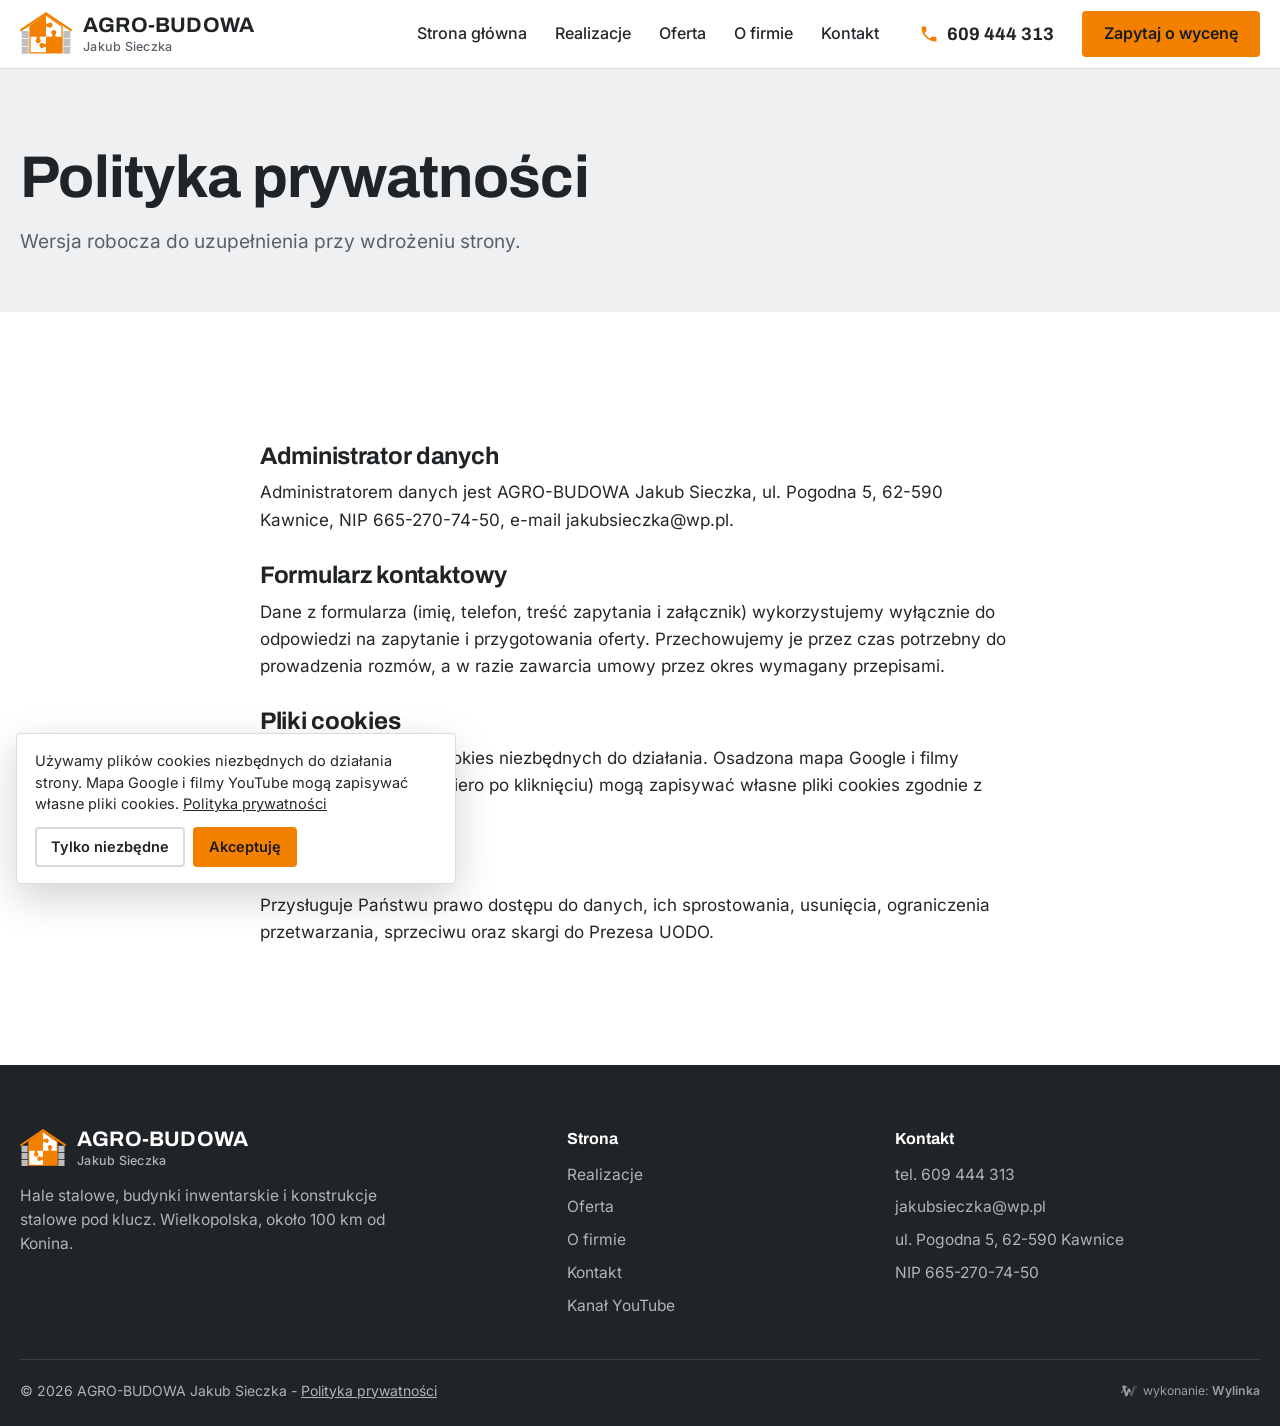
<file: polityka-prywatnosci.html>
<!doctype html>
<html lang="pl">
<head>
<meta charset="utf-8">
<meta name="viewport" content="width=device-width,initial-scale=1,viewport-fit=cover">
<title>Polityka prywatności - AGRO-BUDOWA</title>
<meta name="description" content="Polityka prywatności strony AGRO-BUDOWA Jakub Sieczka.">
<meta name="robots" content="noindex,nofollow">
<meta name="theme-color" content="#F48000">
<link rel="icon" href="img/znak.svg" type="image/svg+xml">
<link rel="preload" as="font" type="font/woff2" href="fonts/archivo-latin-700-normal.woff2" crossorigin>
<link rel="stylesheet" href="style.css">
<style>.wylinka-badge{display:inline-flex;align-items:center;gap:.4em;color:inherit;text-decoration:none;font-size:.875em;line-height:1;opacity:.85}
.wylinka-badge:hover,.wylinka-badge:focus-visible{opacity:1}
.wylinka-badge:focus-visible{outline:2px solid currentColor;outline-offset:3px;border-radius:2px}
.wylinka-badge svg{width:18px;height:18px;flex:none;overflow:visible}
.wylinka-badge b{font-weight:600}
.wylinka-badge .wy-old{opacity:.45;transform-origin:40px 30px;transition:transform .32s cubic-bezier(.3,.7,.4,1),opacity .32s ease-out}
.wylinka-badge .wy-pod{opacity:0;transition:opacity .2s ease-out .08s}
.wylinka-badge:hover .wy-old,.wylinka-badge:focus-visible .wy-old{transform:translate(9px,7px) rotate(9deg);opacity:0}
.wylinka-badge:hover .wy-pod,.wylinka-badge:focus-visible .wy-pod{opacity:1}
@media (prefers-reduced-motion:reduce){.wylinka-badge .wy-old,.wylinka-badge .wy-pod{transition:none}.wylinka-badge:hover .wy-old,.wylinka-badge:focus-visible .wy-old{transform:none;opacity:.45}.wylinka-badge:hover .wy-pod,.wylinka-badge:focus-visible .wy-pod{opacity:0}}</style>
</head>
<body class="s-polityka-prywatnosci">
<a class="skip" href="#tresc">Przejdź do treści</a>
<header class="top">
  <div class="top-in">
    <a class="logo" href="index.html" aria-label="AGRO-BUDOWA Jakub Sieczka - strona główna"><img src="img/znak.svg" alt="" width="60" height="50"><span class="logo-t"><b>AGRO-BUDOWA</b><small>Jakub Sieczka</small></span></a>
    <nav class="nav" aria-label="Menu główne"><a href="index.html">Strona główna</a><a href="realizacje.html">Realizacje</a><a href="oferta.html">Oferta</a><a href="o-firmie.html">O firmie</a><a href="kontakt.html">Kontakt</a></nav>
    <a class="top-tel" href="tel:+48609444313" aria-label="Zadzwoń: 609 444 313"><svg viewBox="0 0 24 24" aria-hidden="true"><path d="M6.6 10.8a15.1 15.1 0 006.6 6.6l2.2-2.2a1 1 0 011-.25 11.4 11.4 0 003.6.57 1 1 0 011 1V20a1 1 0 01-1 1A17 17 0 013 4a1 1 0 011-1h3.5a1 1 0 011 1c0 1.25.2 2.46.57 3.6a1 1 0 01-.25 1z" fill="currentColor" stroke="none"/></svg><span>609 444 313</span></a>
    <a class="btn btn-or top-cta" href="kontakt.html#zapytanie">Zapytaj o wycenę</a>
    <button class="burger" type="button" aria-expanded="false" aria-controls="menu-mob" aria-label="Otwórz menu"><span></span><span></span><span></span></button>
  </div>
  <div class="menu-mob" id="menu-mob" hidden>
    <nav aria-label="Menu mobilne"><a href="index.html">Strona główna</a><a href="realizacje.html">Realizacje</a><a href="oferta.html">Oferta</a><a href="o-firmie.html">O firmie</a><a href="kontakt.html">Kontakt</a></nav>
    <a class="btn btn-or" href="tel:+48609444313"><svg viewBox="0 0 24 24" aria-hidden="true"><path d="M6.6 10.8a15.1 15.1 0 006.6 6.6l2.2-2.2a1 1 0 011-.25 11.4 11.4 0 003.6.57 1 1 0 011 1V20a1 1 0 01-1 1A17 17 0 013 4a1 1 0 011-1h3.5a1 1 0 011 1c0 1.25.2 2.46.57 3.6a1 1 0 01-.25 1z" fill="currentColor" stroke="none"/></svg>Zadzwoń: 609 444 313</a>
    <p class="menu-mob-adr">Kawnice, gm. Golina - budujemy w promieniu ok. 100 km od Konina</p>
  </div>
</header>
<main id="tresc">
<section class="podt"><div class="wrap"><h1>Polityka prywatności</h1><p class="lead">Wersja robocza do uzupełnienia przy wdrożeniu strony.</p></div></section>
<section class="sek"><div class="wrap tekst">
<h2>Administrator danych</h2><p>Administratorem danych jest AGRO-BUDOWA Jakub Sieczka, ul. Pogodna 5, 62-590 Kawnice, NIP 665-270-74-50, e-mail jakubsieczka@wp.pl.</p>
<h2>Formularz kontaktowy</h2><p>Dane z formularza (imię, telefon, treść zapytania i załącznik) wykorzystujemy wyłącznie do odpowiedzi na zapytanie i przygotowania oferty. Przechowujemy je przez czas potrzebny do prowadzenia rozmów, a w razie zawarcia umowy przez okres wymagany przepisami.</p>
<h2>Pliki cookies</h2><p>Strona używa plików cookies niezbędnych do działania. Osadzona mapa Google i filmy YouTube (ładowane dopiero po kliknięciu) mogą zapisywać własne pliki cookies zgodnie z zasadami Google.</p>
<h2>Prawa</h2><p>Przysługuje Państwu prawo dostępu do danych, ich sprostowania, usunięcia, ograniczenia przetwarzania, sprzeciwu oraz skargi do Prezesa UODO.</p>
</div></section>
</main>
<footer class="stopka">
  <div class="wrap stopka-in">
    <div class="st-firma">
      <a class="logo logo-st" href="index.html"><img src="img/znak.svg" alt="" width="48" height="40" loading="lazy"><span class="logo-t"><b>AGRO-BUDOWA</b><small>Jakub Sieczka</small></span></a>
      <p>Hale stalowe, budynki inwentarskie i konstrukcje stalowe pod klucz. Wielkopolska, około 100 km od Konina.</p>
    </div>
    <div class="st-kol">
      <h2>Strona</h2>
      <a href="realizacje.html">Realizacje</a><a href="oferta.html">Oferta</a><a href="o-firmie.html">O firmie</a><a href="kontakt.html">Kontakt</a>
      <a href="https://www.youtube.com/@agro-budowa307" rel="noopener" target="_blank">Kanał YouTube</a>
    </div>
    <div class="st-kol">
      <h2>Kontakt</h2>
      <a href="tel:+48609444313">tel. 609 444 313</a>
      <a href="mailto:jakubsieczka@wp.pl">jakubsieczka@wp.pl</a>
      <span>ul. Pogodna 5, 62-590 Kawnice</span>
      <span>NIP 665-270-74-50</span>
    </div>
  </div>
  <div class="wrap stopka-dol">
    <span>&copy; 2026 AGRO-BUDOWA Jakub Sieczka - <a href="polityka-prywatnosci.html">Polityka prywatności</a></span>
    <a class="wylinka-badge" href="https://wylinka.pl/?utm_source=agrobudowa.pl&amp;utm_medium=stopka&amp;utm_campaign=wykonanie" rel="noopener" title="Strona wykonana przez Wylinka"><svg viewBox="0 0 64 64" aria-hidden="true" focusable="false" fill="currentColor"><path d="M9.8 22.8l-1.2-7.9 2.2-3.7 15.5 4.6-.5 1.5-7.2 5.5 4.7 15.6 5-15.6 7 0 4.1 12.7-4.2-.9-2.6 1.8-.8-2.2-5.3 15.6-4.3 0 .4 .2-2.1 2.8-1.3-1.1 1.1-1.4-3.1 .2-.1-1.7 2.2-.1-5.7-16.5-4.8 .6-.8 3.1 0 .5-.3 .5 .8 2.2-1.6 .5-.4-1.3-.8 1.6-1.5-.8 .8-1.6-1.4 .6-.6-1.6 2.3-.8 .2-.4 1.3-4.8 5.9-.8-2.4-6.9zM15.2 13.7l-.1-.4-.4 .8-.1 .8 .1 1 .1 .4 .3 .7 .3-.9 .1-.7 0-.8z"/><path class="wy-pod" d="M37.1 49.8l-4.5-13.3 2.6-1.8 4.2 .9 .9 2.8 3-9.7 0-.5 .1-.8 3.2-8.4 .5-1 .6-1 .9-1.1 1.3-1 1.1-.7 1.4-.5 1.4-.3 .7 0 .9 0 1.2 .3 1.4 .6 .8 .5 .7 .7 .6 .7 .5 .9 .3 .9 .1 .9 0 .8-.2 .9-.5 .9-.5 .6-.7 .5-.7 .3-.1-.1 0-.1 .5-.5 .3-.7 .2-.5 0-.6-.1-.6-.3-.7-.4-.5-.4-.4-.5-.3-.6-.3-.7 0-.7 .1-.6 .1-.5 .4-.5 .5-.3 .5-.2 .7-.1 1.5-1.4 5.1-.8 3.3-.3 .7-.5 .7-6 17.5 1.9 .1-.1 1.7-3.1-.2 1.1 1.4-1.3 1.1-2.1-2.8 .4-.2z"/><path class="wy-old" d="M40.8 50l.4-.2-4.1 0-4.2-12.5 2.5-1.7 4.3 .9 .6 1.9 .6-1.6 0-.3 2.4-7.8 0-.5 .1-.8 3.2-8.4 .4-.8 .6-.9 .9-1.2 .9-.9 1.3-.8 1.4-.6 1.2-.3 1.4-.1 1.3 .1 .6 .2 .8 .3 1.1 .6 .9 .7 .7 .9 .5 .9 .3 .9 .1 1.1-.1 .9-.3 .9-.4 .7-.6 .7-.6 .4-.6 .2-.1-.1 0-.1 .5-.5 .3-.7 .2-.5 0-.5-.1-.6-.2-.6-.3-.5-.4-.5-.5-.3-.6-.3-.7-.1-.6 0-.6 .1-.6 .3-.6 .5-.3 .4-.2 .5-.1 .5-.1 1.5-1.4 5.1-.8 3.3-.3 .7-.5 .7-6 17.5 1.9 .1-.1 1.7-3.1-.2 1.1 1.4-1.3 1.1zM49.6 17.1l.6 1.7-1.5 1.9 .4 .4 1.8-2.1-.7-2.1zM48.1 28.3l.5 1.8-1.7 1.8 .4 .4 1.9-2-.6-2.2zM37.9 41.7l1.7-1.5-.4-.4-1.7 1.4zM42.6 38.7l-1.5 2.8 1.1 2-1.3 2.6 .5 .2 1.5-2.8-1.1-2 1.4-2.5z"/></svg><span>wykonanie: <b>Wylinka</b></span></a>
  </div>
</footer>
<div class="mob-pasek" aria-hidden="true">
  <a class="btn btn-ciemny" href="tel:+48609444313" tabindex="-1"><svg viewBox="0 0 24 24" aria-hidden="true"><path d="M6.6 10.8a15.1 15.1 0 006.6 6.6l2.2-2.2a1 1 0 011-.25 11.4 11.4 0 003.6.57 1 1 0 011 1V20a1 1 0 01-1 1A17 17 0 013 4a1 1 0 011-1h3.5a1 1 0 011 1c0 1.25.2 2.46.57 3.6a1 1 0 01-.25 1z" fill="currentColor" stroke="none"/></svg>Zadzwoń</a>
  <a class="btn btn-or" href="kontakt.html#zapytanie" tabindex="-1">Zapytaj o wycenę</a>
</div>
<div class="cookies" id="cookies" hidden>
  <p>Używamy plików cookies niezbędnych do działania strony. Mapa Google i filmy YouTube mogą zapisywać własne pliki cookies. <a href="polityka-prywatnosci.html">Polityka prywatności</a></p>
  <div><button class="btn btn-jasny" type="button" data-cookies="0">Tylko niezbędne</button><button class="btn btn-or" type="button" data-cookies="1">Akceptuję</button></div>
</div>
<div class="lb" id="lb" hidden role="dialog" aria-modal="true" aria-label="Galeria zdjęć">
  <div class="lb-tor"></div>
  <p class="lb-pod"><span class="lb-tyt"></span> <span class="lb-licz"></span></p>
  <button class="lb-z" type="button" aria-label="Zamknij"><svg viewBox="0 0 24 24"><path d="M6 6l12 12M18 6L6 18"/></svg></button>
  <button class="lb-n lb-p" type="button" aria-label="Poprzednie"><svg viewBox="0 0 24 24"><path d="M15 5l-7 7 7 7"/></svg></button>
  <button class="lb-n lb-x" type="button" aria-label="Następne"><svg viewBox="0 0 24 24"><path d="M9 5l7 7-7 7"/></svg></button>
</div>
<div class="film" id="film" hidden role="dialog" aria-modal="true" aria-label="Film z realizacji">
  <div class="film-in"><div class="film-ramka"></div><p class="film-tyt"></p></div>
  <button class="lb-z" type="button" aria-label="Zamknij film"><svg viewBox="0 0 24 24"><path d="M6 6l12 12M18 6L6 18"/></svg></button>
</div>
<script src="app.js" defer></script>
</body>
</html>
</file>
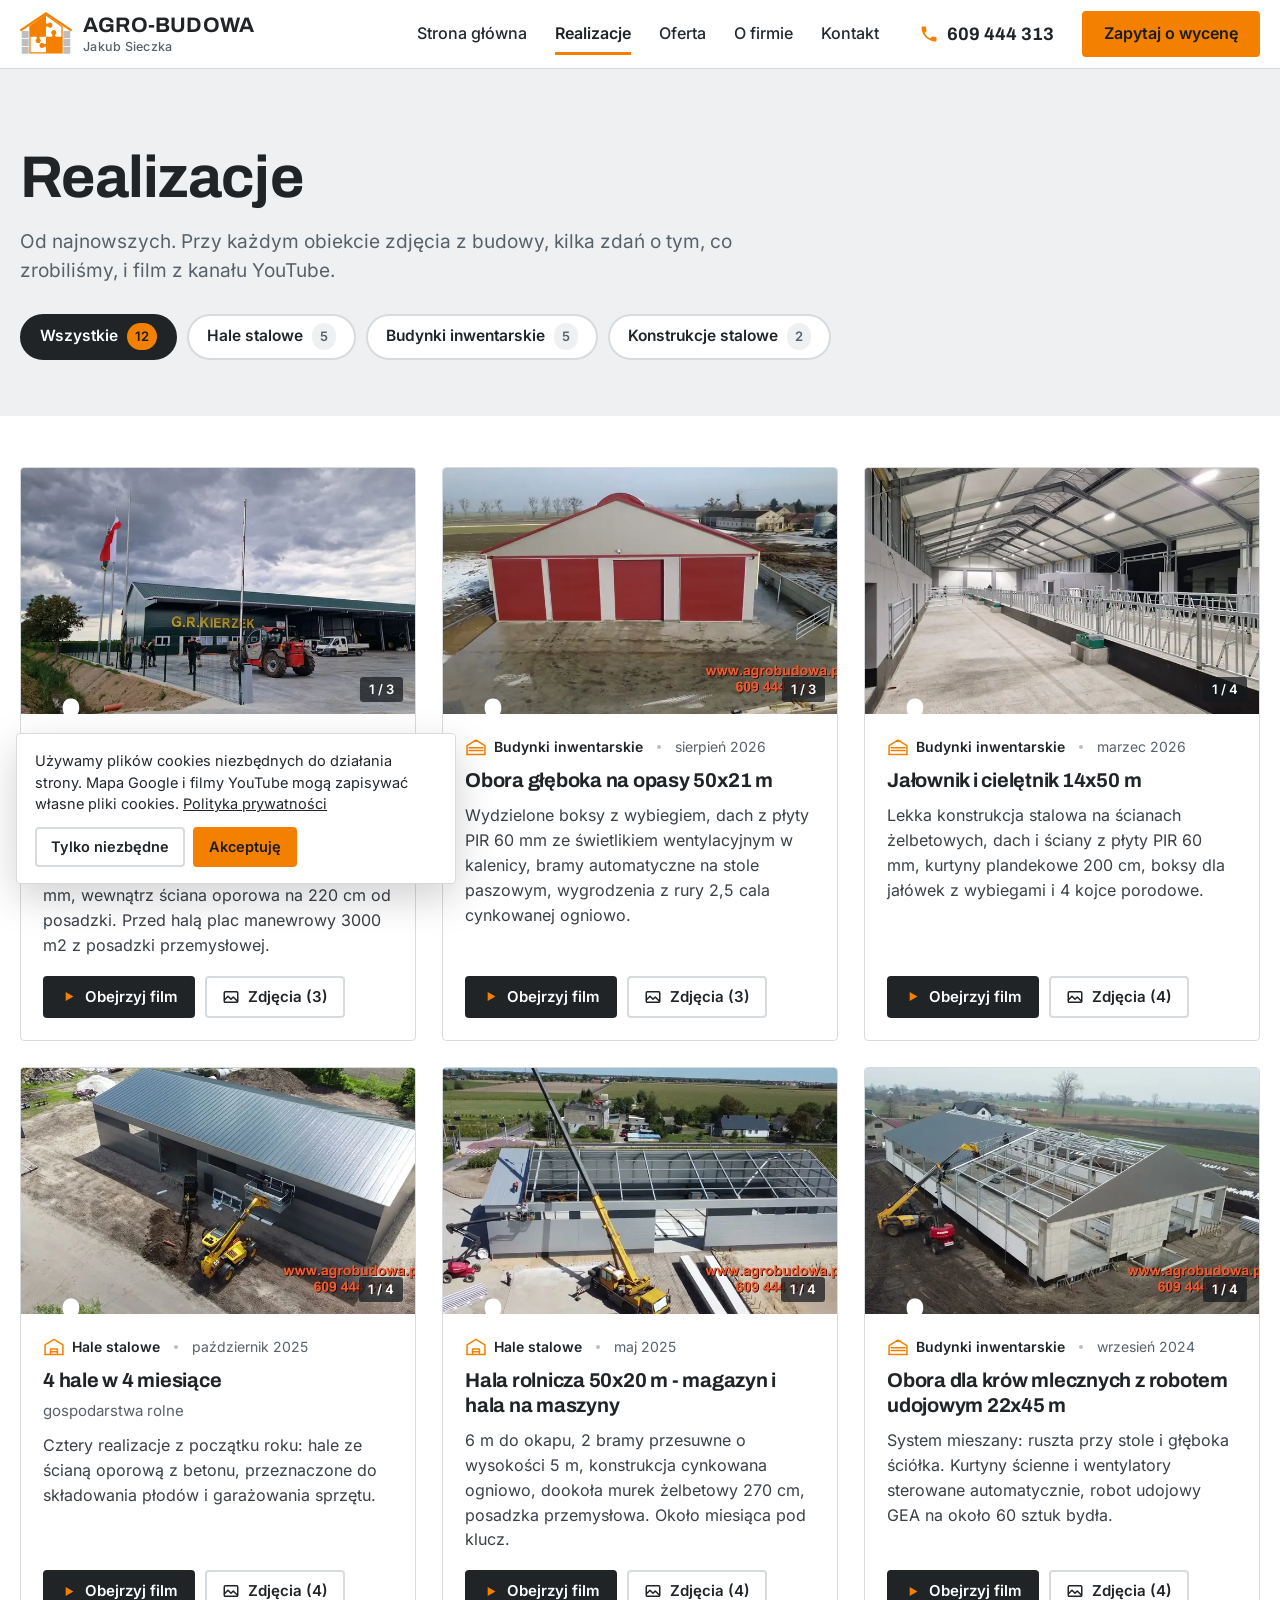
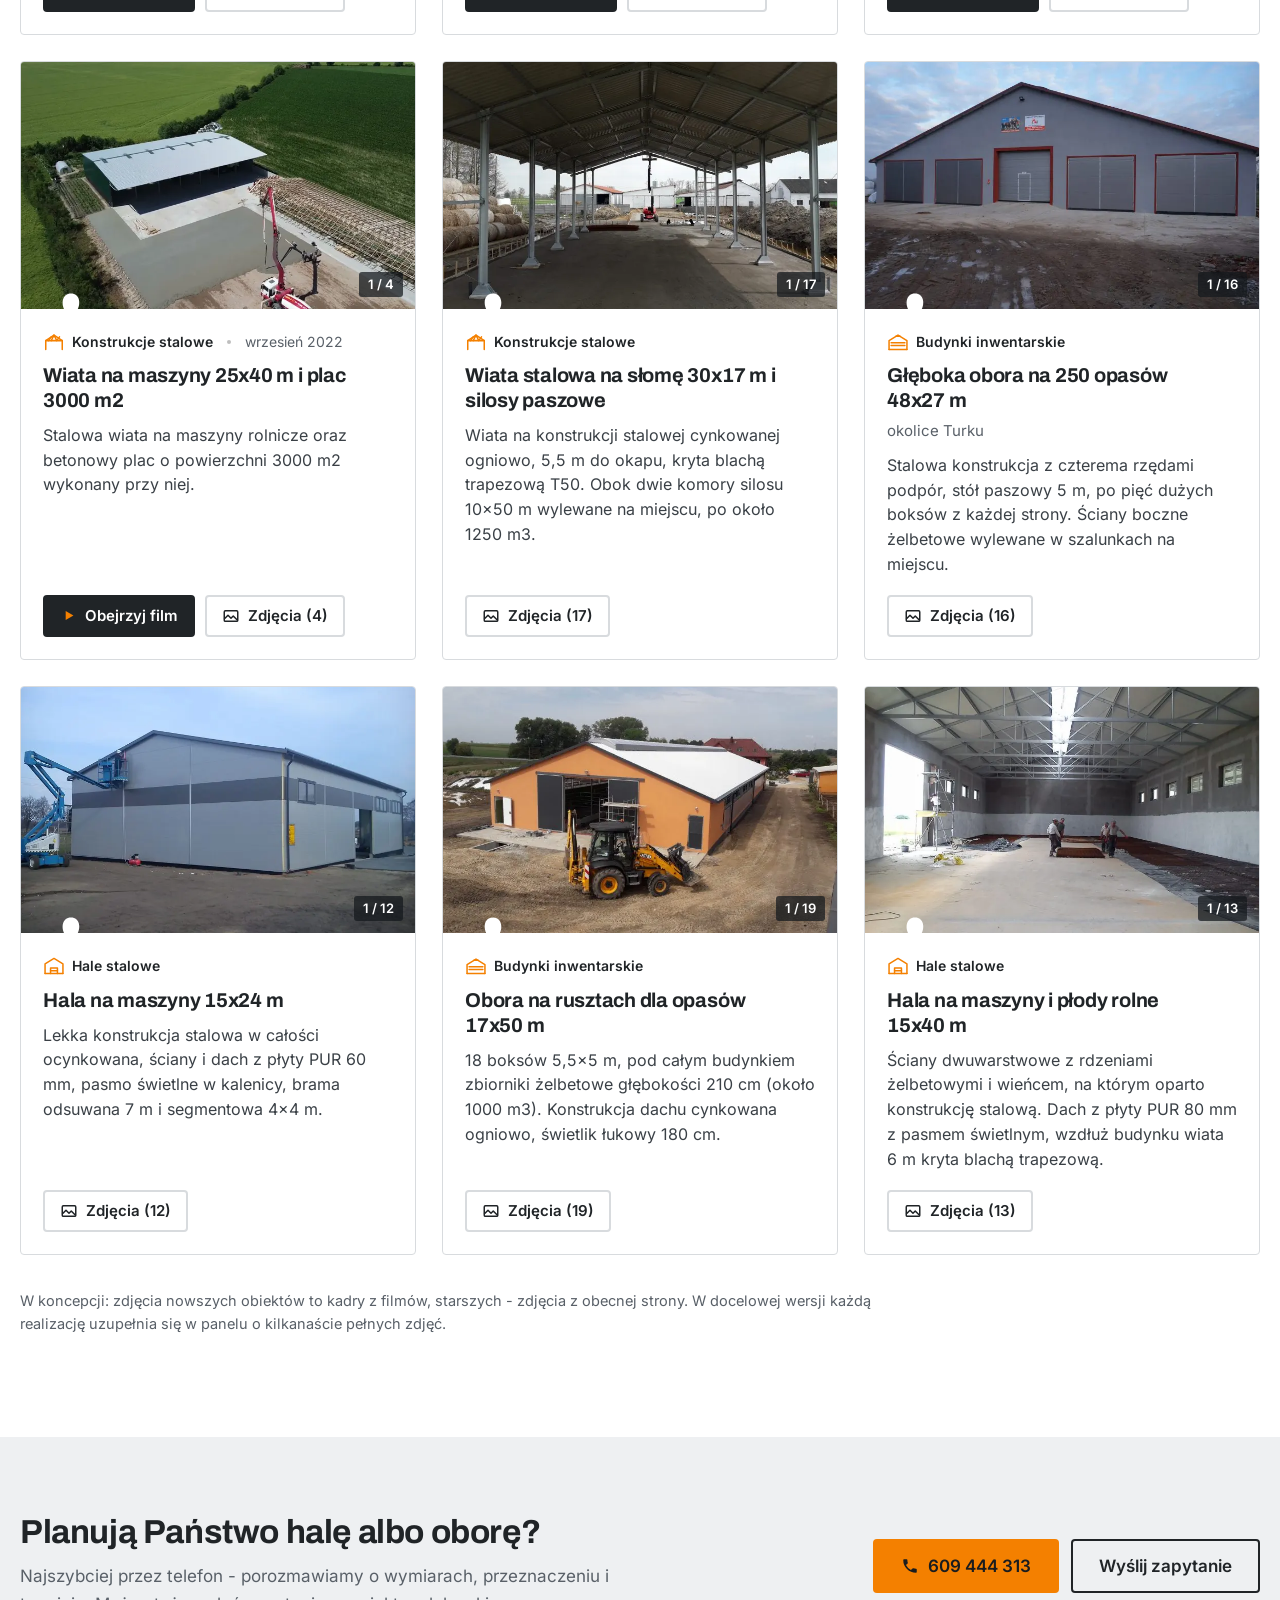
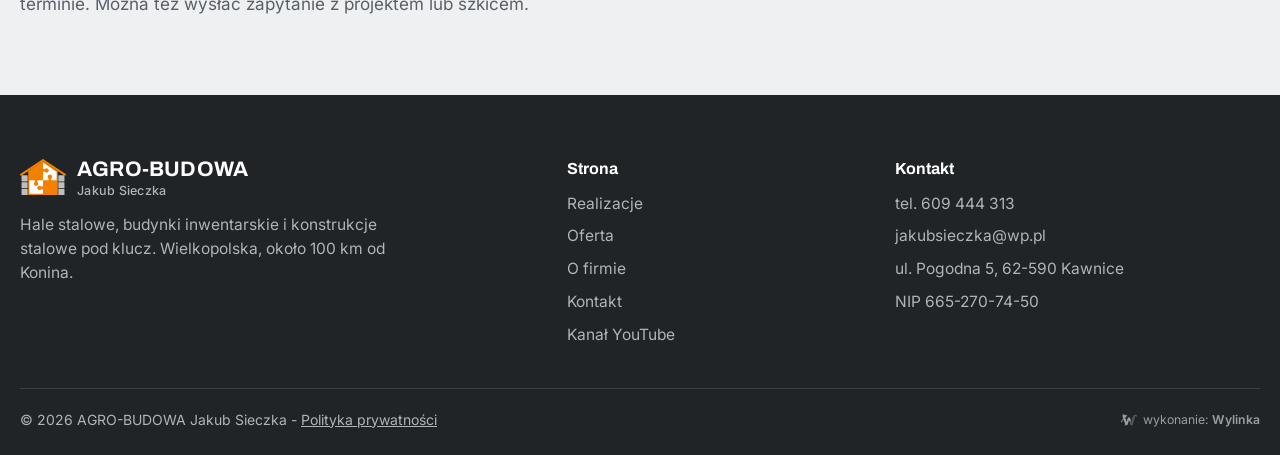
<file: realizacje.html>
<!doctype html>
<html lang="pl">
<head>
<meta charset="utf-8">
<meta name="viewport" content="width=device-width,initial-scale=1,viewport-fit=cover">
<title>Realizacje - hale, obory i konstrukcje stalowe | AGRO-BUDOWA</title>
<meta name="description" content="Realizacje AGRO-BUDOWA od najnowszych: hale stalowe, obory i budynki inwentarskie, konstrukcje stalowe. Zdjęcia, opisy i filmy z budów.">
<meta name="robots" content="noindex,nofollow">
<meta name="theme-color" content="#F48000">
<link rel="icon" href="img/znak.svg" type="image/svg+xml">
<link rel="preload" as="font" type="font/woff2" href="fonts/archivo-latin-700-normal.woff2" crossorigin>
<link rel="stylesheet" href="style.css">
<style>.wylinka-badge{display:inline-flex;align-items:center;gap:.4em;color:inherit;text-decoration:none;font-size:.875em;line-height:1;opacity:.85}
.wylinka-badge:hover,.wylinka-badge:focus-visible{opacity:1}
.wylinka-badge:focus-visible{outline:2px solid currentColor;outline-offset:3px;border-radius:2px}
.wylinka-badge svg{width:18px;height:18px;flex:none;overflow:visible}
.wylinka-badge b{font-weight:600}
.wylinka-badge .wy-old{opacity:.45;transform-origin:40px 30px;transition:transform .32s cubic-bezier(.3,.7,.4,1),opacity .32s ease-out}
.wylinka-badge .wy-pod{opacity:0;transition:opacity .2s ease-out .08s}
.wylinka-badge:hover .wy-old,.wylinka-badge:focus-visible .wy-old{transform:translate(9px,7px) rotate(9deg);opacity:0}
.wylinka-badge:hover .wy-pod,.wylinka-badge:focus-visible .wy-pod{opacity:1}
@media (prefers-reduced-motion:reduce){.wylinka-badge .wy-old,.wylinka-badge .wy-pod{transition:none}.wylinka-badge:hover .wy-old,.wylinka-badge:focus-visible .wy-old{transform:none;opacity:.45}.wylinka-badge:hover .wy-pod,.wylinka-badge:focus-visible .wy-pod{opacity:0}}</style>
</head>
<body class="s-realizacje">
<a class="skip" href="#tresc">Przejdź do treści</a>
<header class="top">
  <div class="top-in">
    <a class="logo" href="index.html" aria-label="AGRO-BUDOWA Jakub Sieczka - strona główna"><img src="img/znak.svg" alt="" width="60" height="50"><span class="logo-t"><b>AGRO-BUDOWA</b><small>Jakub Sieczka</small></span></a>
    <nav class="nav" aria-label="Menu główne"><a href="index.html">Strona główna</a><a href="realizacje.html" aria-current="page">Realizacje</a><a href="oferta.html">Oferta</a><a href="o-firmie.html">O firmie</a><a href="kontakt.html">Kontakt</a></nav>
    <a class="top-tel" href="tel:+48609444313" aria-label="Zadzwoń: 609 444 313"><svg viewBox="0 0 24 24" aria-hidden="true"><path d="M6.6 10.8a15.1 15.1 0 006.6 6.6l2.2-2.2a1 1 0 011-.25 11.4 11.4 0 003.6.57 1 1 0 011 1V20a1 1 0 01-1 1A17 17 0 013 4a1 1 0 011-1h3.5a1 1 0 011 1c0 1.25.2 2.46.57 3.6a1 1 0 01-.25 1z" fill="currentColor" stroke="none"/></svg><span>609 444 313</span></a>
    <a class="btn btn-or top-cta" href="kontakt.html#zapytanie">Zapytaj o wycenę</a>
    <button class="burger" type="button" aria-expanded="false" aria-controls="menu-mob" aria-label="Otwórz menu"><span></span><span></span><span></span></button>
  </div>
  <div class="menu-mob" id="menu-mob" hidden>
    <nav aria-label="Menu mobilne"><a href="index.html">Strona główna</a><a href="realizacje.html" aria-current="page">Realizacje</a><a href="oferta.html">Oferta</a><a href="o-firmie.html">O firmie</a><a href="kontakt.html">Kontakt</a></nav>
    <a class="btn btn-or" href="tel:+48609444313"><svg viewBox="0 0 24 24" aria-hidden="true"><path d="M6.6 10.8a15.1 15.1 0 006.6 6.6l2.2-2.2a1 1 0 011-.25 11.4 11.4 0 003.6.57 1 1 0 011 1V20a1 1 0 01-1 1A17 17 0 013 4a1 1 0 011-1h3.5a1 1 0 011 1c0 1.25.2 2.46.57 3.6a1 1 0 01-.25 1z" fill="currentColor" stroke="none"/></svg>Zadzwoń: 609 444 313</a>
    <p class="menu-mob-adr">Kawnice, gm. Golina - budujemy w promieniu ok. 100 km od Konina</p>
  </div>
</header>
<main id="tresc">
<section class="podt"><div class="wrap"><h1>Realizacje</h1><p class="lead">Od najnowszych. Przy każdym obiekcie zdjęcia z budowy, kilka zdań o tym, co zrobiliśmy, i film z kanału YouTube.</p><div class="filtr" role="group" aria-label="Filtr realizacji"><button type="button" data-f="*" aria-pressed="true">Wszystkie <span>12</span></button><button type="button" data-f="hale" aria-pressed="false">Hale stalowe <span>5</span></button><button type="button" data-f="inwentarskie" aria-pressed="false">Budynki inwentarskie <span>5</span></button><button type="button" data-f="konstrukcje" aria-pressed="false">Konstrukcje stalowe <span>2</span></button></div></div></section><section class="sek sek-lista"><div class="wrap"><div class="karty karty-lista"><article class="karta" data-kat="hale" id="r-kierzek"><div class="gal" data-gal="kierzek" data-kadry="1"><div class="gal-tor" tabindex="0" aria-label="Zdjęcia: Hala na maszyny z warsztatem i zapleczem socjalnym 70x20 m"><figure><img src="img/yt_Rh46o8DAQxc_max-800.webp" data-big="img/yt_Rh46o8DAQxc_max.webp" width="800" height="450" alt="Hala na maszyny z warsztatem i zapleczem socjalnym 70x20 m - zdjęcie 1 z 3" decoding="async" draggable="false"></figure><figure><img src="img/yt_Rh46o8DAQxc_1.webp" data-big="img/yt_Rh46o8DAQxc_1.webp" width="480" height="270" alt="Hala na maszyny z warsztatem i zapleczem socjalnym 70x20 m - zdjęcie 2 z 3" loading="lazy" decoding="async" draggable="false"></figure><figure><img src="img/yt_Rh46o8DAQxc_2.webp" data-big="img/yt_Rh46o8DAQxc_2.webp" width="480" height="270" alt="Hala na maszyny z warsztatem i zapleczem socjalnym 70x20 m - zdjęcie 3 z 3" loading="lazy" decoding="async" draggable="false"></figure></div><button class="gal-n gal-p" type="button" aria-label="Poprzednie zdjęcie"><svg viewBox="0 0 24 24"><path d="M15 5l-7 7 7 7"/></svg></button><button class="gal-n gal-x" type="button" aria-label="Następne zdjęcie"><svg viewBox="0 0 24 24"><path d="M9 5l7 7-7 7"/></svg></button><span class="gal-licz"><span class="gal-i">1</span> / 3</span></div><div class="k-panel"><svg class="klocek" viewBox="0 0 72 30" aria-hidden="true" preserveAspectRatio="none"><path d="M0 30H28C31 30 32 27 30 24C24 16 26 4 36 4C46 4 48 16 42 24C40 27 41 30 44 30H72Z"/></svg><div class="k-meta"><span class="k-kat"><svg viewBox="0 0 32 32" aria-hidden="true"><path d="M3 27V13L16 5l13 8v14"/><path d="M3 27h26"/><path d="M11 27v-8h10v8"/><path d="M11 23h10"/></svg>Hale stalowe</span><span class="k-data">sierpień 2026</span></div><h3>Hala na maszyny z warsztatem i zapleczem socjalnym 70x20&nbsp;m</h3><p class="k-miejsce">Malczew, gospodarstwo GR Kierzek</p><p class="k-opis">Hala w całości z płyty warstwowej PIR 60 mm, wewnątrz ściana oporowa na 220 cm od posadzki. Przed halą plac manewrowy 3000 m2 z posadzki przemysłowej.</p><div class="k-akcje"><button class="k-film" type="button" data-yt="Rh46o8DAQxc" data-tytul="Hala na maszyny z warsztatem i zapleczem socjalnym 70x20 m"><svg viewBox="0 0 24 24" aria-hidden="true"><path d="M8 5.5v13l11-6.5z" fill="currentColor" stroke="none"/></svg><span>Obejrzyj film</span></button><button class="k-zdj" type="button" data-otworz="kierzek"><svg viewBox="0 0 24 24" aria-hidden="true"><rect x="3" y="5" width="18" height="14" rx="1.5"/><path d="M3 16l5-5 4 4 3-3 6 6"/></svg><span>Zdjęcia (3)</span></button></div></div></article><article class="karta" data-kat="inwentarskie" id="r-opasy50"><div class="gal" data-gal="opasy50" data-kadry="1"><div class="gal-tor" tabindex="0" aria-label="Zdjęcia: Obora głęboka na opasy 50x21 m"><figure><img src="img/yt_2J1XEihk_YU_max-800.webp" data-big="img/yt_2J1XEihk_YU_max.webp" width="800" height="450" alt="Obora głęboka na opasy 50x21 m - zdjęcie 1 z 3" decoding="async" draggable="false"></figure><figure><img src="img/yt_2J1XEihk_YU_1.webp" data-big="img/yt_2J1XEihk_YU_1.webp" width="480" height="270" alt="Obora głęboka na opasy 50x21 m - zdjęcie 2 z 3" loading="lazy" decoding="async" draggable="false"></figure><figure><img src="img/yt_2J1XEihk_YU_2.webp" data-big="img/yt_2J1XEihk_YU_2.webp" width="480" height="270" alt="Obora głęboka na opasy 50x21 m - zdjęcie 3 z 3" loading="lazy" decoding="async" draggable="false"></figure></div><button class="gal-n gal-p" type="button" aria-label="Poprzednie zdjęcie"><svg viewBox="0 0 24 24"><path d="M15 5l-7 7 7 7"/></svg></button><button class="gal-n gal-x" type="button" aria-label="Następne zdjęcie"><svg viewBox="0 0 24 24"><path d="M9 5l7 7-7 7"/></svg></button><span class="gal-licz"><span class="gal-i">1</span> / 3</span></div><div class="k-panel"><svg class="klocek" viewBox="0 0 72 30" aria-hidden="true" preserveAspectRatio="none"><path d="M0 30H28C31 30 32 27 30 24C24 16 26 4 36 4C46 4 48 16 42 24C40 27 41 30 44 30H72Z"/></svg><div class="k-meta"><span class="k-kat"><svg viewBox="0 0 32 32" aria-hidden="true"><path d="M3 27V14L16 6l13 8v13"/><path d="M3 27h26"/><path d="M13 7.8h6"/><path d="M6 17h20M6 21h20"/></svg>Budynki inwentarskie</span><span class="k-data">sierpień 2026</span></div><h3>Obora głęboka na opasy 50x21&nbsp;m</h3><p class="k-opis">Wydzielone boksy z wybiegiem, dach z płyty PIR 60 mm ze świetlikiem wentylacyjnym w kalenicy, bramy automatyczne na stole paszowym, wygrodzenia z rury 2,5 cala cynkowanej ogniowo.</p><div class="k-akcje"><button class="k-film" type="button" data-yt="2J1XEihk_YU" data-tytul="Obora głęboka na opasy 50x21 m"><svg viewBox="0 0 24 24" aria-hidden="true"><path d="M8 5.5v13l11-6.5z" fill="currentColor" stroke="none"/></svg><span>Obejrzyj film</span></button><button class="k-zdj" type="button" data-otworz="opasy50"><svg viewBox="0 0 24 24" aria-hidden="true"><rect x="3" y="5" width="18" height="14" rx="1.5"/><path d="M3 16l5-5 4 4 3-3 6 6"/></svg><span>Zdjęcia (3)</span></button></div></div></article><article class="karta" data-kat="inwentarskie" id="r-jalownik"><div class="gal" data-gal="jalownik" data-kadry="1"><div class="gal-tor" tabindex="0" aria-label="Zdjęcia: Jałownik i cielętnik 14x50 m"><figure><img src="img/yt_9uG12bbXzWc_max-800.webp" data-big="img/yt_9uG12bbXzWc_max.webp" width="800" height="450" alt="Jałownik i cielętnik 14x50 m - zdjęcie 1 z 4" loading="lazy" decoding="async" draggable="false"></figure><figure><img src="img/yt_9uG12bbXzWc_1.webp" data-big="img/yt_9uG12bbXzWc_1.webp" width="480" height="270" alt="Jałownik i cielętnik 14x50 m - zdjęcie 2 z 4" loading="lazy" decoding="async" draggable="false"></figure><figure><img src="img/yt_9uG12bbXzWc_2.webp" data-big="img/yt_9uG12bbXzWc_2.webp" width="480" height="270" alt="Jałownik i cielętnik 14x50 m - zdjęcie 3 z 4" loading="lazy" decoding="async" draggable="false"></figure><figure><img src="img/yt_9uG12bbXzWc_3.webp" data-big="img/yt_9uG12bbXzWc_3.webp" width="480" height="270" alt="Jałownik i cielętnik 14x50 m - zdjęcie 4 z 4" loading="lazy" decoding="async" draggable="false"></figure></div><button class="gal-n gal-p" type="button" aria-label="Poprzednie zdjęcie"><svg viewBox="0 0 24 24"><path d="M15 5l-7 7 7 7"/></svg></button><button class="gal-n gal-x" type="button" aria-label="Następne zdjęcie"><svg viewBox="0 0 24 24"><path d="M9 5l7 7-7 7"/></svg></button><span class="gal-licz"><span class="gal-i">1</span> / 4</span></div><div class="k-panel"><svg class="klocek" viewBox="0 0 72 30" aria-hidden="true" preserveAspectRatio="none"><path d="M0 30H28C31 30 32 27 30 24C24 16 26 4 36 4C46 4 48 16 42 24C40 27 41 30 44 30H72Z"/></svg><div class="k-meta"><span class="k-kat"><svg viewBox="0 0 32 32" aria-hidden="true"><path d="M3 27V14L16 6l13 8v13"/><path d="M3 27h26"/><path d="M13 7.8h6"/><path d="M6 17h20M6 21h20"/></svg>Budynki inwentarskie</span><span class="k-data">marzec 2026</span></div><h3>Jałownik i cielętnik 14x50&nbsp;m</h3><p class="k-opis">Lekka konstrukcja stalowa na ścianach żelbetowych, dach i ściany z płyty PIR 60 mm, kurtyny plandekowe 200 cm, boksy dla jałówek z wybiegami i 4 kojce porodowe.</p><div class="k-akcje"><button class="k-film" type="button" data-yt="9uG12bbXzWc" data-tytul="Jałownik i cielętnik 14x50 m"><svg viewBox="0 0 24 24" aria-hidden="true"><path d="M8 5.5v13l11-6.5z" fill="currentColor" stroke="none"/></svg><span>Obejrzyj film</span></button><button class="k-zdj" type="button" data-otworz="jalownik"><svg viewBox="0 0 24 24" aria-hidden="true"><rect x="3" y="5" width="18" height="14" rx="1.5"/><path d="M3 16l5-5 4 4 3-3 6 6"/></svg><span>Zdjęcia (4)</span></button></div></div></article><article class="karta" data-kat="hale" id="r-4hale"><div class="gal" data-gal="4hale" data-kadry="1"><div class="gal-tor" tabindex="0" aria-label="Zdjęcia: 4 hale w 4 miesiące"><figure><img src="img/yt_uwkuOKfXB_c_max-800.webp" data-big="img/yt_uwkuOKfXB_c_max.webp" width="800" height="450" alt="4 hale w 4 miesiące - zdjęcie 1 z 4" loading="lazy" decoding="async" draggable="false"></figure><figure><img src="img/yt_uwkuOKfXB_c_1.webp" data-big="img/yt_uwkuOKfXB_c_1.webp" width="480" height="270" alt="4 hale w 4 miesiące - zdjęcie 2 z 4" loading="lazy" decoding="async" draggable="false"></figure><figure><img src="img/yt_uwkuOKfXB_c_2.webp" data-big="img/yt_uwkuOKfXB_c_2.webp" width="480" height="270" alt="4 hale w 4 miesiące - zdjęcie 3 z 4" loading="lazy" decoding="async" draggable="false"></figure><figure><img src="img/yt_uwkuOKfXB_c_3.webp" data-big="img/yt_uwkuOKfXB_c_3.webp" width="480" height="270" alt="4 hale w 4 miesiące - zdjęcie 4 z 4" loading="lazy" decoding="async" draggable="false"></figure></div><button class="gal-n gal-p" type="button" aria-label="Poprzednie zdjęcie"><svg viewBox="0 0 24 24"><path d="M15 5l-7 7 7 7"/></svg></button><button class="gal-n gal-x" type="button" aria-label="Następne zdjęcie"><svg viewBox="0 0 24 24"><path d="M9 5l7 7-7 7"/></svg></button><span class="gal-licz"><span class="gal-i">1</span> / 4</span></div><div class="k-panel"><svg class="klocek" viewBox="0 0 72 30" aria-hidden="true" preserveAspectRatio="none"><path d="M0 30H28C31 30 32 27 30 24C24 16 26 4 36 4C46 4 48 16 42 24C40 27 41 30 44 30H72Z"/></svg><div class="k-meta"><span class="k-kat"><svg viewBox="0 0 32 32" aria-hidden="true"><path d="M3 27V13L16 5l13 8v14"/><path d="M3 27h26"/><path d="M11 27v-8h10v8"/><path d="M11 23h10"/></svg>Hale stalowe</span><span class="k-data">październik 2025</span></div><h3>4 hale w 4 miesiące</h3><p class="k-miejsce">gospodarstwa rolne</p><p class="k-opis">Cztery realizacje z początku roku: hale ze ścianą oporową z betonu, przeznaczone do składowania płodów i garażowania sprzętu.</p><div class="k-akcje"><button class="k-film" type="button" data-yt="uwkuOKfXB_c" data-tytul="4 hale w 4 miesiące"><svg viewBox="0 0 24 24" aria-hidden="true"><path d="M8 5.5v13l11-6.5z" fill="currentColor" stroke="none"/></svg><span>Obejrzyj film</span></button><button class="k-zdj" type="button" data-otworz="4hale"><svg viewBox="0 0 24 24" aria-hidden="true"><rect x="3" y="5" width="18" height="14" rx="1.5"/><path d="M3 16l5-5 4 4 3-3 6 6"/></svg><span>Zdjęcia (4)</span></button></div></div></article><article class="karta" data-kat="hale" id="r-hala50"><div class="gal" data-gal="hala50" data-kadry="1"><div class="gal-tor" tabindex="0" aria-label="Zdjęcia: Hala rolnicza 50x20 m - magazyn i hala na maszyny"><figure><img src="img/yt_YpEamtpWtAY_max-800.webp" data-big="img/yt_YpEamtpWtAY_max.webp" width="800" height="450" alt="Hala rolnicza 50x20 m - magazyn i hala na maszyny - zdjęcie 1 z 4" loading="lazy" decoding="async" draggable="false"></figure><figure><img src="img/yt_YpEamtpWtAY_1.webp" data-big="img/yt_YpEamtpWtAY_1.webp" width="480" height="270" alt="Hala rolnicza 50x20 m - magazyn i hala na maszyny - zdjęcie 2 z 4" loading="lazy" decoding="async" draggable="false"></figure><figure><img src="img/yt_YpEamtpWtAY_2.webp" data-big="img/yt_YpEamtpWtAY_2.webp" width="480" height="270" alt="Hala rolnicza 50x20 m - magazyn i hala na maszyny - zdjęcie 3 z 4" loading="lazy" decoding="async" draggable="false"></figure><figure><img src="img/yt_YpEamtpWtAY_3.webp" data-big="img/yt_YpEamtpWtAY_3.webp" width="480" height="270" alt="Hala rolnicza 50x20 m - magazyn i hala na maszyny - zdjęcie 4 z 4" loading="lazy" decoding="async" draggable="false"></figure></div><button class="gal-n gal-p" type="button" aria-label="Poprzednie zdjęcie"><svg viewBox="0 0 24 24"><path d="M15 5l-7 7 7 7"/></svg></button><button class="gal-n gal-x" type="button" aria-label="Następne zdjęcie"><svg viewBox="0 0 24 24"><path d="M9 5l7 7-7 7"/></svg></button><span class="gal-licz"><span class="gal-i">1</span> / 4</span></div><div class="k-panel"><svg class="klocek" viewBox="0 0 72 30" aria-hidden="true" preserveAspectRatio="none"><path d="M0 30H28C31 30 32 27 30 24C24 16 26 4 36 4C46 4 48 16 42 24C40 27 41 30 44 30H72Z"/></svg><div class="k-meta"><span class="k-kat"><svg viewBox="0 0 32 32" aria-hidden="true"><path d="M3 27V13L16 5l13 8v14"/><path d="M3 27h26"/><path d="M11 27v-8h10v8"/><path d="M11 23h10"/></svg>Hale stalowe</span><span class="k-data">maj 2025</span></div><h3>Hala rolnicza 50x20&nbsp;m - magazyn i hala na maszyny</h3><p class="k-opis">6 m do okapu, 2 bramy przesuwne o wysokości 5 m, konstrukcja cynkowana ogniowo, dookoła murek żelbetowy 270 cm, posadzka przemysłowa. Około miesiąca pod klucz.</p><div class="k-akcje"><button class="k-film" type="button" data-yt="YpEamtpWtAY" data-tytul="Hala rolnicza 50x20 m - magazyn i hala na maszyny"><svg viewBox="0 0 24 24" aria-hidden="true"><path d="M8 5.5v13l11-6.5z" fill="currentColor" stroke="none"/></svg><span>Obejrzyj film</span></button><button class="k-zdj" type="button" data-otworz="hala50"><svg viewBox="0 0 24 24" aria-hidden="true"><rect x="3" y="5" width="18" height="14" rx="1.5"/><path d="M3 16l5-5 4 4 3-3 6 6"/></svg><span>Zdjęcia (4)</span></button></div></div></article><article class="karta" data-kat="inwentarskie" id="r-gea"><div class="gal" data-gal="gea" data-kadry="1"><div class="gal-tor" tabindex="0" aria-label="Zdjęcia: Obora dla krów mlecznych z robotem udojowym 22x45 m"><figure><img src="img/yt_xXHVOKXzKck_max-800.webp" data-big="img/yt_xXHVOKXzKck_max.webp" width="800" height="450" alt="Obora dla krów mlecznych z robotem udojowym 22x45 m - zdjęcie 1 z 4" loading="lazy" decoding="async" draggable="false"></figure><figure><img src="img/yt_xXHVOKXzKck_1.webp" data-big="img/yt_xXHVOKXzKck_1.webp" width="480" height="270" alt="Obora dla krów mlecznych z robotem udojowym 22x45 m - zdjęcie 2 z 4" loading="lazy" decoding="async" draggable="false"></figure><figure><img src="img/yt_xXHVOKXzKck_2.webp" data-big="img/yt_xXHVOKXzKck_2.webp" width="480" height="270" alt="Obora dla krów mlecznych z robotem udojowym 22x45 m - zdjęcie 3 z 4" loading="lazy" decoding="async" draggable="false"></figure><figure><img src="img/yt_xXHVOKXzKck_3.webp" data-big="img/yt_xXHVOKXzKck_3.webp" width="480" height="270" alt="Obora dla krów mlecznych z robotem udojowym 22x45 m - zdjęcie 4 z 4" loading="lazy" decoding="async" draggable="false"></figure></div><button class="gal-n gal-p" type="button" aria-label="Poprzednie zdjęcie"><svg viewBox="0 0 24 24"><path d="M15 5l-7 7 7 7"/></svg></button><button class="gal-n gal-x" type="button" aria-label="Następne zdjęcie"><svg viewBox="0 0 24 24"><path d="M9 5l7 7-7 7"/></svg></button><span class="gal-licz"><span class="gal-i">1</span> / 4</span></div><div class="k-panel"><svg class="klocek" viewBox="0 0 72 30" aria-hidden="true" preserveAspectRatio="none"><path d="M0 30H28C31 30 32 27 30 24C24 16 26 4 36 4C46 4 48 16 42 24C40 27 41 30 44 30H72Z"/></svg><div class="k-meta"><span class="k-kat"><svg viewBox="0 0 32 32" aria-hidden="true"><path d="M3 27V14L16 6l13 8v13"/><path d="M3 27h26"/><path d="M13 7.8h6"/><path d="M6 17h20M6 21h20"/></svg>Budynki inwentarskie</span><span class="k-data">wrzesień 2024</span></div><h3>Obora dla krów mlecznych z robotem udojowym 22x45&nbsp;m</h3><p class="k-opis">System mieszany: ruszta przy stole i głęboka ściółka. Kurtyny ścienne i wentylatory sterowane automatycznie, robot udojowy GEA na około 60 sztuk bydła.</p><div class="k-akcje"><button class="k-film" type="button" data-yt="xXHVOKXzKck" data-tytul="Obora dla krów mlecznych z robotem udojowym 22x45 m"><svg viewBox="0 0 24 24" aria-hidden="true"><path d="M8 5.5v13l11-6.5z" fill="currentColor" stroke="none"/></svg><span>Obejrzyj film</span></button><button class="k-zdj" type="button" data-otworz="gea"><svg viewBox="0 0 24 24" aria-hidden="true"><rect x="3" y="5" width="18" height="14" rx="1.5"/><path d="M3 16l5-5 4 4 3-3 6 6"/></svg><span>Zdjęcia (4)</span></button></div></div></article><article class="karta" data-kat="konstrukcje" id="r-wiata25"><div class="gal" data-gal="wiata25" data-kadry="1"><div class="gal-tor" tabindex="0" aria-label="Zdjęcia: Wiata na maszyny 25x40 m i plac 3000 m2"><figure><img src="img/yt_9j9vylfDvC0_max-800.webp" data-big="img/yt_9j9vylfDvC0_max.webp" width="800" height="450" alt="Wiata na maszyny 25x40 m i plac 3000 m2 - zdjęcie 1 z 4" loading="lazy" decoding="async" draggable="false"></figure><figure><img src="img/yt_9j9vylfDvC0_1.webp" data-big="img/yt_9j9vylfDvC0_1.webp" width="480" height="270" alt="Wiata na maszyny 25x40 m i plac 3000 m2 - zdjęcie 2 z 4" loading="lazy" decoding="async" draggable="false"></figure><figure><img src="img/yt_9j9vylfDvC0_2.webp" data-big="img/yt_9j9vylfDvC0_2.webp" width="480" height="270" alt="Wiata na maszyny 25x40 m i plac 3000 m2 - zdjęcie 3 z 4" loading="lazy" decoding="async" draggable="false"></figure><figure><img src="img/yt_9j9vylfDvC0_3.webp" data-big="img/yt_9j9vylfDvC0_3.webp" width="480" height="270" alt="Wiata na maszyny 25x40 m i plac 3000 m2 - zdjęcie 4 z 4" loading="lazy" decoding="async" draggable="false"></figure></div><button class="gal-n gal-p" type="button" aria-label="Poprzednie zdjęcie"><svg viewBox="0 0 24 24"><path d="M15 5l-7 7 7 7"/></svg></button><button class="gal-n gal-x" type="button" aria-label="Następne zdjęcie"><svg viewBox="0 0 24 24"><path d="M9 5l7 7-7 7"/></svg></button><span class="gal-licz"><span class="gal-i">1</span> / 4</span></div><div class="k-panel"><svg class="klocek" viewBox="0 0 72 30" aria-hidden="true" preserveAspectRatio="none"><path d="M0 30H28C31 30 32 27 30 24C24 16 26 4 36 4C46 4 48 16 42 24C40 27 41 30 44 30H72Z"/></svg><div class="k-meta"><span class="k-kat"><svg viewBox="0 0 32 32" aria-hidden="true"><path d="M4 27V14L16 6l12 8v13"/><path d="M4 14h24"/><path d="M8 14l4-5.4M12 14l4-8 4 8M20 14l4-5.4"/></svg>Konstrukcje stalowe</span><span class="k-data">wrzesień 2022</span></div><h3>Wiata na maszyny 25x40&nbsp;m i plac 3000&nbsp;m2</h3><p class="k-opis">Stalowa wiata na maszyny rolnicze oraz betonowy plac o powierzchni 3000 m2 wykonany przy niej.</p><div class="k-akcje"><button class="k-film" type="button" data-yt="9j9vylfDvC0" data-tytul="Wiata na maszyny 25x40 m i plac 3000 m2"><svg viewBox="0 0 24 24" aria-hidden="true"><path d="M8 5.5v13l11-6.5z" fill="currentColor" stroke="none"/></svg><span>Obejrzyj film</span></button><button class="k-zdj" type="button" data-otworz="wiata25"><svg viewBox="0 0 24 24" aria-hidden="true"><rect x="3" y="5" width="18" height="14" rx="1.5"/><path d="M3 16l5-5 4 4 3-3 6 6"/></svg><span>Zdjęcia (4)</span></button></div></div></article><article class="karta" data-kat="konstrukcje" id="r-wiata30"><div class="gal" data-gal="wiata30" data-kadry="0"><div class="gal-tor" tabindex="0" aria-label="Zdjęcia: Wiata stalowa na słomę 30x17 m i silosy paszowe"><figure><img src="img/silo_06.webp" data-big="img/silo_06.webp" width="768" height="576" alt="Wiata stalowa na słomę 30x17 m i silosy paszowe - zdjęcie 1 z 17" loading="lazy" decoding="async" draggable="false"></figure><figure><img src="img/silo_00.webp" data-big="img/silo_00.webp" width="768" height="576" alt="Wiata stalowa na słomę 30x17 m i silosy paszowe - zdjęcie 2 z 17" loading="lazy" decoding="async" draggable="false"></figure><figure><img src="img/silo_01.webp" data-big="img/silo_01.webp" width="768" height="576" alt="Wiata stalowa na słomę 30x17 m i silosy paszowe - zdjęcie 3 z 17" loading="lazy" decoding="async" draggable="false"></figure><figure><img src="img/silo_02.webp" data-big="img/silo_02.webp" width="768" height="576" alt="Wiata stalowa na słomę 30x17 m i silosy paszowe - zdjęcie 4 z 17" loading="lazy" decoding="async" draggable="false"></figure><figure><img src="img/silo_03.webp" data-big="img/silo_03.webp" width="768" height="576" alt="Wiata stalowa na słomę 30x17 m i silosy paszowe - zdjęcie 5 z 17" loading="lazy" decoding="async" draggable="false"></figure><figure><img src="img/silo_04.webp" data-big="img/silo_04.webp" width="768" height="576" alt="Wiata stalowa na słomę 30x17 m i silosy paszowe - zdjęcie 6 z 17" loading="lazy" decoding="async" draggable="false"></figure><figure><img src="img/silo_05.webp" data-big="img/silo_05.webp" width="768" height="576" alt="Wiata stalowa na słomę 30x17 m i silosy paszowe - zdjęcie 7 z 17" loading="lazy" decoding="async" draggable="false"></figure><figure><img src="img/silo_07.webp" data-big="img/silo_07.webp" width="768" height="576" alt="Wiata stalowa na słomę 30x17 m i silosy paszowe - zdjęcie 8 z 17" loading="lazy" decoding="async" draggable="false"></figure><figure><img src="img/silo_08.webp" data-big="img/silo_08.webp" width="768" height="576" alt="Wiata stalowa na słomę 30x17 m i silosy paszowe - zdjęcie 9 z 17" loading="lazy" decoding="async" draggable="false"></figure><figure><img src="img/silo_09.webp" data-big="img/silo_09.webp" width="768" height="576" alt="Wiata stalowa na słomę 30x17 m i silosy paszowe - zdjęcie 10 z 17" loading="lazy" decoding="async" draggable="false"></figure><figure><img src="img/silo_10.webp" data-big="img/silo_10.webp" width="768" height="576" alt="Wiata stalowa na słomę 30x17 m i silosy paszowe - zdjęcie 11 z 17" loading="lazy" decoding="async" draggable="false"></figure><figure><img src="img/silo_11.webp" data-big="img/silo_11.webp" width="768" height="576" alt="Wiata stalowa na słomę 30x17 m i silosy paszowe - zdjęcie 12 z 17" loading="lazy" decoding="async" draggable="false"></figure><figure><img src="img/silo_12.webp" data-big="img/silo_12.webp" width="768" height="576" alt="Wiata stalowa na słomę 30x17 m i silosy paszowe - zdjęcie 13 z 17" loading="lazy" decoding="async" draggable="false"></figure><figure><img src="img/silo_13.webp" data-big="img/silo_13.webp" width="768" height="576" alt="Wiata stalowa na słomę 30x17 m i silosy paszowe - zdjęcie 14 z 17" loading="lazy" decoding="async" draggable="false"></figure><figure><img src="img/silo_14.webp" data-big="img/silo_14.webp" width="768" height="576" alt="Wiata stalowa na słomę 30x17 m i silosy paszowe - zdjęcie 15 z 17" loading="lazy" decoding="async" draggable="false"></figure><figure><img src="img/silo_15.webp" data-big="img/silo_15.webp" width="768" height="576" alt="Wiata stalowa na słomę 30x17 m i silosy paszowe - zdjęcie 16 z 17" loading="lazy" decoding="async" draggable="false"></figure><figure><img src="img/silo_16.webp" data-big="img/silo_16.webp" width="768" height="576" alt="Wiata stalowa na słomę 30x17 m i silosy paszowe - zdjęcie 17 z 17" loading="lazy" decoding="async" draggable="false"></figure></div><button class="gal-n gal-p" type="button" aria-label="Poprzednie zdjęcie"><svg viewBox="0 0 24 24"><path d="M15 5l-7 7 7 7"/></svg></button><button class="gal-n gal-x" type="button" aria-label="Następne zdjęcie"><svg viewBox="0 0 24 24"><path d="M9 5l7 7-7 7"/></svg></button><span class="gal-licz"><span class="gal-i">1</span> / 17</span></div><div class="k-panel"><svg class="klocek" viewBox="0 0 72 30" aria-hidden="true" preserveAspectRatio="none"><path d="M0 30H28C31 30 32 27 30 24C24 16 26 4 36 4C46 4 48 16 42 24C40 27 41 30 44 30H72Z"/></svg><div class="k-meta"><span class="k-kat"><svg viewBox="0 0 32 32" aria-hidden="true"><path d="M4 27V14L16 6l12 8v13"/><path d="M4 14h24"/><path d="M8 14l4-5.4M12 14l4-8 4 8M20 14l4-5.4"/></svg>Konstrukcje stalowe</span></div><h3>Wiata stalowa na słomę 30x17&nbsp;m i silosy paszowe</h3><p class="k-opis">Wiata na konstrukcji stalowej cynkowanej ogniowo, 5,5 m do okapu, kryta blachą trapezową T50. Obok dwie komory silosu 10x50 m wylewane na miejscu, po około 1250 m3.</p><div class="k-akcje"><button class="k-zdj" type="button" data-otworz="wiata30"><svg viewBox="0 0 24 24" aria-hidden="true"><rect x="3" y="5" width="18" height="14" rx="1.5"/><path d="M3 16l5-5 4 4 3-3 6 6"/></svg><span>Zdjęcia (17)</span></button></div></div></article><article class="karta" data-kat="inwentarskie" id="r-opasy250"><div class="gal" data-gal="opasy250" data-kadry="0"><div class="gal-tor" tabindex="0" aria-label="Zdjęcia: Głęboka obora na 250 opasów 48x27 m"><figure><img src="img/o250_09.webp" data-big="img/o250_09.webp" width="768" height="510" alt="Głęboka obora na 250 opasów 48x27 m - zdjęcie 1 z 16" loading="lazy" decoding="async" draggable="false"></figure><figure><img src="img/o250_00.webp" data-big="img/o250_00.webp" width="768" height="576" alt="Głęboka obora na 250 opasów 48x27 m - zdjęcie 2 z 16" loading="lazy" decoding="async" draggable="false"></figure><figure><img src="img/o250_01.webp" data-big="img/o250_01.webp" width="768" height="576" alt="Głęboka obora na 250 opasów 48x27 m - zdjęcie 3 z 16" loading="lazy" decoding="async" draggable="false"></figure><figure><img src="img/o250_02.webp" data-big="img/o250_02.webp" width="768" height="576" alt="Głęboka obora na 250 opasów 48x27 m - zdjęcie 4 z 16" loading="lazy" decoding="async" draggable="false"></figure><figure><img src="img/o250_03.webp" data-big="img/o250_03.webp" width="768" height="576" alt="Głęboka obora na 250 opasów 48x27 m - zdjęcie 5 z 16" loading="lazy" decoding="async" draggable="false"></figure><figure><img src="img/o250_04.webp" data-big="img/o250_04.webp" width="768" height="576" alt="Głęboka obora na 250 opasów 48x27 m - zdjęcie 6 z 16" loading="lazy" decoding="async" draggable="false"></figure><figure><img src="img/o250_05.webp" data-big="img/o250_05.webp" width="768" height="576" alt="Głęboka obora na 250 opasów 48x27 m - zdjęcie 7 z 16" loading="lazy" decoding="async" draggable="false"></figure><figure><img src="img/o250_06.webp" data-big="img/o250_06.webp" width="768" height="576" alt="Głęboka obora na 250 opasów 48x27 m - zdjęcie 8 z 16" loading="lazy" decoding="async" draggable="false"></figure><figure><img src="img/o250_07.webp" data-big="img/o250_07.webp" width="768" height="576" alt="Głęboka obora na 250 opasów 48x27 m - zdjęcie 9 z 16" loading="lazy" decoding="async" draggable="false"></figure><figure><img src="img/o250_08.webp" data-big="img/o250_08.webp" width="768" height="576" alt="Głęboka obora na 250 opasów 48x27 m - zdjęcie 10 z 16" loading="lazy" decoding="async" draggable="false"></figure><figure><img src="img/o250_10.webp" data-big="img/o250_10.webp" width="768" height="510" alt="Głęboka obora na 250 opasów 48x27 m - zdjęcie 11 z 16" loading="lazy" decoding="async" draggable="false"></figure><figure><img src="img/o250_11.webp" data-big="img/o250_11.webp" width="768" height="510" alt="Głęboka obora na 250 opasów 48x27 m - zdjęcie 12 z 16" loading="lazy" decoding="async" draggable="false"></figure><figure><img src="img/o250_12.webp" data-big="img/o250_12.webp" width="768" height="510" alt="Głęboka obora na 250 opasów 48x27 m - zdjęcie 13 z 16" loading="lazy" decoding="async" draggable="false"></figure><figure><img src="img/o250_13.webp" data-big="img/o250_13.webp" width="768" height="510" alt="Głęboka obora na 250 opasów 48x27 m - zdjęcie 14 z 16" loading="lazy" decoding="async" draggable="false"></figure><figure><img src="img/o250_14.webp" data-big="img/o250_14.webp" width="768" height="510" alt="Głęboka obora na 250 opasów 48x27 m - zdjęcie 15 z 16" loading="lazy" decoding="async" draggable="false"></figure><figure><img src="img/o250_15.webp" data-big="img/o250_15.webp" width="768" height="510" alt="Głęboka obora na 250 opasów 48x27 m - zdjęcie 16 z 16" loading="lazy" decoding="async" draggable="false"></figure></div><button class="gal-n gal-p" type="button" aria-label="Poprzednie zdjęcie"><svg viewBox="0 0 24 24"><path d="M15 5l-7 7 7 7"/></svg></button><button class="gal-n gal-x" type="button" aria-label="Następne zdjęcie"><svg viewBox="0 0 24 24"><path d="M9 5l7 7-7 7"/></svg></button><span class="gal-licz"><span class="gal-i">1</span> / 16</span></div><div class="k-panel"><svg class="klocek" viewBox="0 0 72 30" aria-hidden="true" preserveAspectRatio="none"><path d="M0 30H28C31 30 32 27 30 24C24 16 26 4 36 4C46 4 48 16 42 24C40 27 41 30 44 30H72Z"/></svg><div class="k-meta"><span class="k-kat"><svg viewBox="0 0 32 32" aria-hidden="true"><path d="M3 27V14L16 6l13 8v13"/><path d="M3 27h26"/><path d="M13 7.8h6"/><path d="M6 17h20M6 21h20"/></svg>Budynki inwentarskie</span></div><h3>Głęboka obora na 250 opasów 48x27&nbsp;m</h3><p class="k-miejsce">okolice Turku</p><p class="k-opis">Stalowa konstrukcja z czterema rzędami podpór, stół paszowy 5 m, po pięć dużych boksów z każdej strony. Ściany boczne żelbetowe wylewane w szalunkach na miejscu.</p><div class="k-akcje"><button class="k-zdj" type="button" data-otworz="opasy250"><svg viewBox="0 0 24 24" aria-hidden="true"><rect x="3" y="5" width="18" height="14" rx="1.5"/><path d="M3 16l5-5 4 4 3-3 6 6"/></svg><span>Zdjęcia (16)</span></button></div></div></article><article class="karta" data-kat="hale" id="r-hala15"><div class="gal" data-gal="hala15" data-kadry="0"><div class="gal-tor" tabindex="0" aria-label="Zdjęcia: Hala na maszyny 15x24 m"><figure><img src="img/bprz_09.webp" data-big="img/bprz_09.webp" width="768" height="576" alt="Hala na maszyny 15x24 m - zdjęcie 1 z 12" loading="lazy" decoding="async" draggable="false"></figure><figure><img src="img/bprz_00.webp" data-big="img/bprz_00.webp" width="768" height="576" alt="Hala na maszyny 15x24 m - zdjęcie 2 z 12" loading="lazy" decoding="async" draggable="false"></figure><figure><img src="img/bprz_01.webp" data-big="img/bprz_01.webp" width="768" height="576" alt="Hala na maszyny 15x24 m - zdjęcie 3 z 12" loading="lazy" decoding="async" draggable="false"></figure><figure><img src="img/bprz_02.webp" data-big="img/bprz_02.webp" width="768" height="576" alt="Hala na maszyny 15x24 m - zdjęcie 4 z 12" loading="lazy" decoding="async" draggable="false"></figure><figure><img src="img/bprz_03.webp" data-big="img/bprz_03.webp" width="768" height="576" alt="Hala na maszyny 15x24 m - zdjęcie 5 z 12" loading="lazy" decoding="async" draggable="false"></figure><figure><img src="img/bprz_04.webp" data-big="img/bprz_04.webp" width="768" height="576" alt="Hala na maszyny 15x24 m - zdjęcie 6 z 12" loading="lazy" decoding="async" draggable="false"></figure><figure><img src="img/bprz_05.webp" data-big="img/bprz_05.webp" width="768" height="576" alt="Hala na maszyny 15x24 m - zdjęcie 7 z 12" loading="lazy" decoding="async" draggable="false"></figure><figure><img src="img/bprz_06.webp" data-big="img/bprz_06.webp" width="768" height="576" alt="Hala na maszyny 15x24 m - zdjęcie 8 z 12" loading="lazy" decoding="async" draggable="false"></figure><figure><img src="img/bprz_07.webp" data-big="img/bprz_07.webp" width="768" height="576" alt="Hala na maszyny 15x24 m - zdjęcie 9 z 12" loading="lazy" decoding="async" draggable="false"></figure><figure><img src="img/bprz_08.webp" data-big="img/bprz_08.webp" width="768" height="576" alt="Hala na maszyny 15x24 m - zdjęcie 10 z 12" loading="lazy" decoding="async" draggable="false"></figure><figure><img src="img/bprz_10.webp" data-big="img/bprz_10.webp" width="768" height="576" alt="Hala na maszyny 15x24 m - zdjęcie 11 z 12" loading="lazy" decoding="async" draggable="false"></figure><figure><img src="img/bprz_11.webp" data-big="img/bprz_11.webp" width="768" height="576" alt="Hala na maszyny 15x24 m - zdjęcie 12 z 12" loading="lazy" decoding="async" draggable="false"></figure></div><button class="gal-n gal-p" type="button" aria-label="Poprzednie zdjęcie"><svg viewBox="0 0 24 24"><path d="M15 5l-7 7 7 7"/></svg></button><button class="gal-n gal-x" type="button" aria-label="Następne zdjęcie"><svg viewBox="0 0 24 24"><path d="M9 5l7 7-7 7"/></svg></button><span class="gal-licz"><span class="gal-i">1</span> / 12</span></div><div class="k-panel"><svg class="klocek" viewBox="0 0 72 30" aria-hidden="true" preserveAspectRatio="none"><path d="M0 30H28C31 30 32 27 30 24C24 16 26 4 36 4C46 4 48 16 42 24C40 27 41 30 44 30H72Z"/></svg><div class="k-meta"><span class="k-kat"><svg viewBox="0 0 32 32" aria-hidden="true"><path d="M3 27V13L16 5l13 8v14"/><path d="M3 27h26"/><path d="M11 27v-8h10v8"/><path d="M11 23h10"/></svg>Hale stalowe</span></div><h3>Hala na maszyny 15x24&nbsp;m</h3><p class="k-opis">Lekka konstrukcja stalowa w całości ocynkowana, ściany i dach z płyty PUR 60 mm, pasmo świetlne w kalenicy, brama odsuwana 7 m i segmentowa 4x4 m.</p><div class="k-akcje"><button class="k-zdj" type="button" data-otworz="hala15"><svg viewBox="0 0 24 24" aria-hidden="true"><rect x="3" y="5" width="18" height="14" rx="1.5"/><path d="M3 16l5-5 4 4 3-3 6 6"/></svg><span>Zdjęcia (12)</span></button></div></div></article><article class="karta" data-kat="inwentarskie" id="r-ruszt"><div class="gal" data-gal="ruszt" data-kadry="0"><div class="gal-tor" tabindex="0" aria-label="Zdjęcia: Obora na rusztach dla opasów 17x50 m"><figure><img src="img/oruszt_11.webp" data-big="img/oruszt_11.webp" width="768" height="432" alt="Obora na rusztach dla opasów 17x50 m - zdjęcie 1 z 19" loading="lazy" decoding="async" draggable="false"></figure><figure><img src="img/oruszt_00.webp" data-big="img/oruszt_00.webp" width="768" height="432" alt="Obora na rusztach dla opasów 17x50 m - zdjęcie 2 z 19" loading="lazy" decoding="async" draggable="false"></figure><figure><img src="img/oruszt_01.webp" data-big="img/oruszt_01.webp" width="768" height="432" alt="Obora na rusztach dla opasów 17x50 m - zdjęcie 3 z 19" loading="lazy" decoding="async" draggable="false"></figure><figure><img src="img/oruszt_02.webp" data-big="img/oruszt_02.webp" width="768" height="432" alt="Obora na rusztach dla opasów 17x50 m - zdjęcie 4 z 19" loading="lazy" decoding="async" draggable="false"></figure><figure><img src="img/oruszt_03.webp" data-big="img/oruszt_03.webp" width="768" height="432" alt="Obora na rusztach dla opasów 17x50 m - zdjęcie 5 z 19" loading="lazy" decoding="async" draggable="false"></figure><figure><img src="img/oruszt_04.webp" data-big="img/oruszt_04.webp" width="768" height="432" alt="Obora na rusztach dla opasów 17x50 m - zdjęcie 6 z 19" loading="lazy" decoding="async" draggable="false"></figure><figure><img src="img/oruszt_05.webp" data-big="img/oruszt_05.webp" width="768" height="432" alt="Obora na rusztach dla opasów 17x50 m - zdjęcie 7 z 19" loading="lazy" decoding="async" draggable="false"></figure><figure><img src="img/oruszt_06.webp" data-big="img/oruszt_06.webp" width="768" height="432" alt="Obora na rusztach dla opasów 17x50 m - zdjęcie 8 z 19" loading="lazy" decoding="async" draggable="false"></figure><figure><img src="img/oruszt_07.webp" data-big="img/oruszt_07.webp" width="768" height="432" alt="Obora na rusztach dla opasów 17x50 m - zdjęcie 9 z 19" loading="lazy" decoding="async" draggable="false"></figure><figure><img src="img/oruszt_08.webp" data-big="img/oruszt_08.webp" width="768" height="432" alt="Obora na rusztach dla opasów 17x50 m - zdjęcie 10 z 19" loading="lazy" decoding="async" draggable="false"></figure><figure><img src="img/oruszt_09.webp" data-big="img/oruszt_09.webp" width="768" height="432" alt="Obora na rusztach dla opasów 17x50 m - zdjęcie 11 z 19" loading="lazy" decoding="async" draggable="false"></figure><figure><img src="img/oruszt_10.webp" data-big="img/oruszt_10.webp" width="768" height="432" alt="Obora na rusztach dla opasów 17x50 m - zdjęcie 12 z 19" loading="lazy" decoding="async" draggable="false"></figure><figure><img src="img/oruszt_12.webp" data-big="img/oruszt_12.webp" width="768" height="432" alt="Obora na rusztach dla opasów 17x50 m - zdjęcie 13 z 19" loading="lazy" decoding="async" draggable="false"></figure><figure><img src="img/oruszt_13.webp" data-big="img/oruszt_13.webp" width="768" height="432" alt="Obora na rusztach dla opasów 17x50 m - zdjęcie 14 z 19" loading="lazy" decoding="async" draggable="false"></figure><figure><img src="img/oruszt_14.webp" data-big="img/oruszt_14.webp" width="768" height="432" alt="Obora na rusztach dla opasów 17x50 m - zdjęcie 15 z 19" loading="lazy" decoding="async" draggable="false"></figure><figure><img src="img/oruszt_15.webp" data-big="img/oruszt_15.webp" width="768" height="432" alt="Obora na rusztach dla opasów 17x50 m - zdjęcie 16 z 19" loading="lazy" decoding="async" draggable="false"></figure><figure><img src="img/oruszt_16.webp" data-big="img/oruszt_16.webp" width="768" height="432" alt="Obora na rusztach dla opasów 17x50 m - zdjęcie 17 z 19" loading="lazy" decoding="async" draggable="false"></figure><figure><img src="img/oruszt_17.webp" data-big="img/oruszt_17.webp" width="768" height="662" alt="Obora na rusztach dla opasów 17x50 m - zdjęcie 18 z 19" loading="lazy" decoding="async" draggable="false"></figure><figure><img src="img/oruszt_18.webp" data-big="img/oruszt_18.webp" width="768" height="432" alt="Obora na rusztach dla opasów 17x50 m - zdjęcie 19 z 19" loading="lazy" decoding="async" draggable="false"></figure></div><button class="gal-n gal-p" type="button" aria-label="Poprzednie zdjęcie"><svg viewBox="0 0 24 24"><path d="M15 5l-7 7 7 7"/></svg></button><button class="gal-n gal-x" type="button" aria-label="Następne zdjęcie"><svg viewBox="0 0 24 24"><path d="M9 5l7 7-7 7"/></svg></button><span class="gal-licz"><span class="gal-i">1</span> / 19</span></div><div class="k-panel"><svg class="klocek" viewBox="0 0 72 30" aria-hidden="true" preserveAspectRatio="none"><path d="M0 30H28C31 30 32 27 30 24C24 16 26 4 36 4C46 4 48 16 42 24C40 27 41 30 44 30H72Z"/></svg><div class="k-meta"><span class="k-kat"><svg viewBox="0 0 32 32" aria-hidden="true"><path d="M3 27V14L16 6l13 8v13"/><path d="M3 27h26"/><path d="M13 7.8h6"/><path d="M6 17h20M6 21h20"/></svg>Budynki inwentarskie</span></div><h3>Obora na rusztach dla opasów 17x50&nbsp;m</h3><p class="k-opis">18 boksów 5,5x5 m, pod całym budynkiem zbiorniki żelbetowe głębokości 210 cm (około 1000 m3). Konstrukcja dachu cynkowana ogniowo, świetlik łukowy 180 cm.</p><div class="k-akcje"><button class="k-zdj" type="button" data-otworz="ruszt"><svg viewBox="0 0 24 24" aria-hidden="true"><rect x="3" y="5" width="18" height="14" rx="1.5"/><path d="M3 16l5-5 4 4 3-3 6 6"/></svg><span>Zdjęcia (19)</span></button></div></div></article><article class="karta" data-kat="hale" id="r-hala15x40"><div class="gal" data-gal="hala15x40" data-kadry="0"><div class="gal-tor" tabindex="0" aria-label="Zdjęcia: Hala na maszyny i płody rolne 15x40 m"><figure><img src="img/hmasz_12.webp" data-big="img/hmasz_12.webp" width="768" height="576" alt="Hala na maszyny i płody rolne 15x40 m - zdjęcie 1 z 13" loading="lazy" decoding="async" draggable="false"></figure><figure><img src="img/hmasz_00.webp" data-big="img/hmasz_00.webp" width="768" height="576" alt="Hala na maszyny i płody rolne 15x40 m - zdjęcie 2 z 13" loading="lazy" decoding="async" draggable="false"></figure><figure><img src="img/hmasz_01.webp" data-big="img/hmasz_01.webp" width="768" height="576" alt="Hala na maszyny i płody rolne 15x40 m - zdjęcie 3 z 13" loading="lazy" decoding="async" draggable="false"></figure><figure><img src="img/hmasz_02.webp" data-big="img/hmasz_02.webp" width="768" height="576" alt="Hala na maszyny i płody rolne 15x40 m - zdjęcie 4 z 13" loading="lazy" decoding="async" draggable="false"></figure><figure><img src="img/hmasz_03.webp" data-big="img/hmasz_03.webp" width="768" height="576" alt="Hala na maszyny i płody rolne 15x40 m - zdjęcie 5 z 13" loading="lazy" decoding="async" draggable="false"></figure><figure><img src="img/hmasz_04.webp" data-big="img/hmasz_04.webp" width="768" height="576" alt="Hala na maszyny i płody rolne 15x40 m - zdjęcie 6 z 13" loading="lazy" decoding="async" draggable="false"></figure><figure><img src="img/hmasz_05.webp" data-big="img/hmasz_05.webp" width="768" height="576" alt="Hala na maszyny i płody rolne 15x40 m - zdjęcie 7 z 13" loading="lazy" decoding="async" draggable="false"></figure><figure><img src="img/hmasz_06.webp" data-big="img/hmasz_06.webp" width="768" height="576" alt="Hala na maszyny i płody rolne 15x40 m - zdjęcie 8 z 13" loading="lazy" decoding="async" draggable="false"></figure><figure><img src="img/hmasz_07.webp" data-big="img/hmasz_07.webp" width="768" height="576" alt="Hala na maszyny i płody rolne 15x40 m - zdjęcie 9 z 13" loading="lazy" decoding="async" draggable="false"></figure><figure><img src="img/hmasz_08.webp" data-big="img/hmasz_08.webp" width="768" height="576" alt="Hala na maszyny i płody rolne 15x40 m - zdjęcie 10 z 13" loading="lazy" decoding="async" draggable="false"></figure><figure><img src="img/hmasz_09.webp" data-big="img/hmasz_09.webp" width="768" height="576" alt="Hala na maszyny i płody rolne 15x40 m - zdjęcie 11 z 13" loading="lazy" decoding="async" draggable="false"></figure><figure><img src="img/hmasz_10.webp" data-big="img/hmasz_10.webp" width="768" height="576" alt="Hala na maszyny i płody rolne 15x40 m - zdjęcie 12 z 13" loading="lazy" decoding="async" draggable="false"></figure><figure><img src="img/hmasz_11.webp" data-big="img/hmasz_11.webp" width="768" height="576" alt="Hala na maszyny i płody rolne 15x40 m - zdjęcie 13 z 13" loading="lazy" decoding="async" draggable="false"></figure></div><button class="gal-n gal-p" type="button" aria-label="Poprzednie zdjęcie"><svg viewBox="0 0 24 24"><path d="M15 5l-7 7 7 7"/></svg></button><button class="gal-n gal-x" type="button" aria-label="Następne zdjęcie"><svg viewBox="0 0 24 24"><path d="M9 5l7 7-7 7"/></svg></button><span class="gal-licz"><span class="gal-i">1</span> / 13</span></div><div class="k-panel"><svg class="klocek" viewBox="0 0 72 30" aria-hidden="true" preserveAspectRatio="none"><path d="M0 30H28C31 30 32 27 30 24C24 16 26 4 36 4C46 4 48 16 42 24C40 27 41 30 44 30H72Z"/></svg><div class="k-meta"><span class="k-kat"><svg viewBox="0 0 32 32" aria-hidden="true"><path d="M3 27V13L16 5l13 8v14"/><path d="M3 27h26"/><path d="M11 27v-8h10v8"/><path d="M11 23h10"/></svg>Hale stalowe</span></div><h3>Hala na maszyny i płody rolne 15x40&nbsp;m</h3><p class="k-opis">Ściany dwuwarstwowe z rdzeniami żelbetowymi i wieńcem, na którym oparto konstrukcję stalową. Dach z płyty PUR 80 mm z pasmem świetlnym, wzdłuż budynku wiata 6 m kryta blachą trapezową.</p><div class="k-akcje"><button class="k-zdj" type="button" data-otworz="hala15x40"><svg viewBox="0 0 24 24" aria-hidden="true"><rect x="3" y="5" width="18" height="14" rx="1.5"/><path d="M3 16l5-5 4 4 3-3 6 6"/></svg><span>Zdjęcia (13)</span></button></div></div></article></div><p class="uwaga">W koncepcji: zdjęcia nowszych obiektów to kadry z filmów, starszych - zdjęcia z obecnej strony. W docelowej wersji każdą realizację uzupełnia się w panelu o kilkanaście pełnych zdjęć.</p></div></section><section class="sek sek-cta">
  <div class="wrap cta-in">
    <div>
      <h2>Planują Państwo halę albo oborę?</h2>
      <p>Najszybciej przez telefon - porozmawiamy o wymiarach, przeznaczeniu i terminie. Można też wysłać zapytanie z projektem lub szkicem.</p>
    </div>
    <div class="cta-btns"><a class="btn btn-or btn-duzy" href="tel:+48609444313"><svg viewBox="0 0 24 24" aria-hidden="true"><path d="M6.6 10.8a15.1 15.1 0 006.6 6.6l2.2-2.2a1 1 0 011-.25 11.4 11.4 0 003.6.57 1 1 0 011 1V20a1 1 0 01-1 1A17 17 0 013 4a1 1 0 011-1h3.5a1 1 0 011 1c0 1.25.2 2.46.57 3.6a1 1 0 01-.25 1z" fill="currentColor" stroke="none"/></svg>609 444 313</a><a class="btn btn-ramka btn-duzy" href="kontakt.html#zapytanie">Wyślij zapytanie</a></div>
  </div>
</section>
</main>
<footer class="stopka">
  <div class="wrap stopka-in">
    <div class="st-firma">
      <a class="logo logo-st" href="index.html"><img src="img/znak.svg" alt="" width="48" height="40" loading="lazy"><span class="logo-t"><b>AGRO-BUDOWA</b><small>Jakub Sieczka</small></span></a>
      <p>Hale stalowe, budynki inwentarskie i konstrukcje stalowe pod klucz. Wielkopolska, około 100 km od Konina.</p>
    </div>
    <div class="st-kol">
      <h2>Strona</h2>
      <a href="realizacje.html">Realizacje</a><a href="oferta.html">Oferta</a><a href="o-firmie.html">O firmie</a><a href="kontakt.html">Kontakt</a>
      <a href="https://www.youtube.com/@agro-budowa307" rel="noopener" target="_blank">Kanał YouTube</a>
    </div>
    <div class="st-kol">
      <h2>Kontakt</h2>
      <a href="tel:+48609444313">tel. 609 444 313</a>
      <a href="mailto:jakubsieczka@wp.pl">jakubsieczka@wp.pl</a>
      <span>ul. Pogodna 5, 62-590 Kawnice</span>
      <span>NIP 665-270-74-50</span>
    </div>
  </div>
  <div class="wrap stopka-dol">
    <span>&copy; 2026 AGRO-BUDOWA Jakub Sieczka - <a href="polityka-prywatnosci.html">Polityka prywatności</a></span>
    <a class="wylinka-badge" href="https://wylinka.pl/?utm_source=agrobudowa.pl&amp;utm_medium=stopka&amp;utm_campaign=wykonanie" rel="noopener" title="Strona wykonana przez Wylinka"><svg viewBox="0 0 64 64" aria-hidden="true" focusable="false" fill="currentColor"><path d="M9.8 22.8l-1.2-7.9 2.2-3.7 15.5 4.6-.5 1.5-7.2 5.5 4.7 15.6 5-15.6 7 0 4.1 12.7-4.2-.9-2.6 1.8-.8-2.2-5.3 15.6-4.3 0 .4 .2-2.1 2.8-1.3-1.1 1.1-1.4-3.1 .2-.1-1.7 2.2-.1-5.7-16.5-4.8 .6-.8 3.1 0 .5-.3 .5 .8 2.2-1.6 .5-.4-1.3-.8 1.6-1.5-.8 .8-1.6-1.4 .6-.6-1.6 2.3-.8 .2-.4 1.3-4.8 5.9-.8-2.4-6.9zM15.2 13.7l-.1-.4-.4 .8-.1 .8 .1 1 .1 .4 .3 .7 .3-.9 .1-.7 0-.8z"/><path class="wy-pod" d="M37.1 49.8l-4.5-13.3 2.6-1.8 4.2 .9 .9 2.8 3-9.7 0-.5 .1-.8 3.2-8.4 .5-1 .6-1 .9-1.1 1.3-1 1.1-.7 1.4-.5 1.4-.3 .7 0 .9 0 1.2 .3 1.4 .6 .8 .5 .7 .7 .6 .7 .5 .9 .3 .9 .1 .9 0 .8-.2 .9-.5 .9-.5 .6-.7 .5-.7 .3-.1-.1 0-.1 .5-.5 .3-.7 .2-.5 0-.6-.1-.6-.3-.7-.4-.5-.4-.4-.5-.3-.6-.3-.7 0-.7 .1-.6 .1-.5 .4-.5 .5-.3 .5-.2 .7-.1 1.5-1.4 5.1-.8 3.3-.3 .7-.5 .7-6 17.5 1.9 .1-.1 1.7-3.1-.2 1.1 1.4-1.3 1.1-2.1-2.8 .4-.2z"/><path class="wy-old" d="M40.8 50l.4-.2-4.1 0-4.2-12.5 2.5-1.7 4.3 .9 .6 1.9 .6-1.6 0-.3 2.4-7.8 0-.5 .1-.8 3.2-8.4 .4-.8 .6-.9 .9-1.2 .9-.9 1.3-.8 1.4-.6 1.2-.3 1.4-.1 1.3 .1 .6 .2 .8 .3 1.1 .6 .9 .7 .7 .9 .5 .9 .3 .9 .1 1.1-.1 .9-.3 .9-.4 .7-.6 .7-.6 .4-.6 .2-.1-.1 0-.1 .5-.5 .3-.7 .2-.5 0-.5-.1-.6-.2-.6-.3-.5-.4-.5-.5-.3-.6-.3-.7-.1-.6 0-.6 .1-.6 .3-.6 .5-.3 .4-.2 .5-.1 .5-.1 1.5-1.4 5.1-.8 3.3-.3 .7-.5 .7-6 17.5 1.9 .1-.1 1.7-3.1-.2 1.1 1.4-1.3 1.1zM49.6 17.1l.6 1.7-1.5 1.9 .4 .4 1.8-2.1-.7-2.1zM48.1 28.3l.5 1.8-1.7 1.8 .4 .4 1.9-2-.6-2.2zM37.9 41.7l1.7-1.5-.4-.4-1.7 1.4zM42.6 38.7l-1.5 2.8 1.1 2-1.3 2.6 .5 .2 1.5-2.8-1.1-2 1.4-2.5z"/></svg><span>wykonanie: <b>Wylinka</b></span></a>
  </div>
</footer>
<div class="mob-pasek" aria-hidden="true">
  <a class="btn btn-ciemny" href="tel:+48609444313" tabindex="-1"><svg viewBox="0 0 24 24" aria-hidden="true"><path d="M6.6 10.8a15.1 15.1 0 006.6 6.6l2.2-2.2a1 1 0 011-.25 11.4 11.4 0 003.6.57 1 1 0 011 1V20a1 1 0 01-1 1A17 17 0 013 4a1 1 0 011-1h3.5a1 1 0 011 1c0 1.25.2 2.46.57 3.6a1 1 0 01-.25 1z" fill="currentColor" stroke="none"/></svg>Zadzwoń</a>
  <a class="btn btn-or" href="kontakt.html#zapytanie" tabindex="-1">Zapytaj o wycenę</a>
</div>
<div class="cookies" id="cookies" hidden>
  <p>Używamy plików cookies niezbędnych do działania strony. Mapa Google i filmy YouTube mogą zapisywać własne pliki cookies. <a href="polityka-prywatnosci.html">Polityka prywatności</a></p>
  <div><button class="btn btn-jasny" type="button" data-cookies="0">Tylko niezbędne</button><button class="btn btn-or" type="button" data-cookies="1">Akceptuję</button></div>
</div>
<div class="lb" id="lb" hidden role="dialog" aria-modal="true" aria-label="Galeria zdjęć">
  <div class="lb-tor"></div>
  <p class="lb-pod"><span class="lb-tyt"></span> <span class="lb-licz"></span></p>
  <button class="lb-z" type="button" aria-label="Zamknij"><svg viewBox="0 0 24 24"><path d="M6 6l12 12M18 6L6 18"/></svg></button>
  <button class="lb-n lb-p" type="button" aria-label="Poprzednie"><svg viewBox="0 0 24 24"><path d="M15 5l-7 7 7 7"/></svg></button>
  <button class="lb-n lb-x" type="button" aria-label="Następne"><svg viewBox="0 0 24 24"><path d="M9 5l7 7-7 7"/></svg></button>
</div>
<div class="film" id="film" hidden role="dialog" aria-modal="true" aria-label="Film z realizacji">
  <div class="film-in"><div class="film-ramka"></div><p class="film-tyt"></p></div>
  <button class="lb-z" type="button" aria-label="Zamknij film"><svg viewBox="0 0 24 24"><path d="M6 6l12 12M18 6L6 18"/></svg></button>
</div>
<script src="app.js" defer></script>
</body>
</html>
</file>
<file: style.css>
@font-face{font-family:Archivo;font-weight:600;font-display:swap;src:url(fonts/archivo-latin-600-normal.woff2) format("woff2");unicode-range:U+0000-00FF,U+2000-206F,U+20AC}
@font-face{font-family:Archivo;font-weight:600;font-display:swap;src:url(fonts/archivo-latin-ext-600-normal.woff2) format("woff2");unicode-range:U+0100-024F,U+1E00-1EFF}
@font-face{font-family:Archivo;font-weight:700;font-display:swap;src:url(fonts/archivo-latin-700-normal.woff2) format("woff2");unicode-range:U+0000-00FF,U+2000-206F,U+20AC}
@font-face{font-family:Archivo;font-weight:700;font-display:swap;src:url(fonts/archivo-latin-ext-700-normal.woff2) format("woff2");unicode-range:U+0100-024F,U+1E00-1EFF}
@font-face{font-family:Inter;font-weight:400;font-display:swap;src:url(fonts/inter-latin-400-normal.woff2) format("woff2");unicode-range:U+0000-00FF,U+2000-206F,U+20AC}
@font-face{font-family:Inter;font-weight:400;font-display:swap;src:url(fonts/inter-latin-ext-400-normal.woff2) format("woff2");unicode-range:U+0100-024F,U+1E00-1EFF}
@font-face{font-family:Inter;font-weight:500;font-display:swap;src:url(fonts/inter-latin-500-normal.woff2) format("woff2");unicode-range:U+0000-00FF,U+2000-206F,U+20AC}
@font-face{font-family:Inter;font-weight:500;font-display:swap;src:url(fonts/inter-latin-ext-500-normal.woff2) format("woff2");unicode-range:U+0100-024F,U+1E00-1EFF}
@font-face{font-family:Inter;font-weight:600;font-display:swap;src:url(fonts/inter-latin-600-normal.woff2) format("woff2");unicode-range:U+0000-00FF,U+2000-206F,U+20AC}
@font-face{font-family:Inter;font-weight:600;font-display:swap;src:url(fonts/inter-latin-ext-600-normal.woff2) format("woff2");unicode-range:U+0100-024F,U+1E00-1EFF}

:root{
  --or:#F48000;--or-h:#FF9019;--or-txt:#B35B00;
  --siwy:#BEBEBE;--grafit:#202427;--grafit2:#2B3034;--tekst:#24282C;--mut:#596068;
  --jasny:#EEF0F2;--linia:#D8DBDE;--bialy:#fff;
  --top:68px;--r:4px;
  --f-h:Archivo,"Arial Narrow",Arial,sans-serif;--f-t:Inter,system-ui,-apple-system,"Segoe UI",Roboto,Arial,sans-serif;
}
*,*::before,*::after{box-sizing:border-box}
html{-webkit-text-size-adjust:100%;scroll-padding-top:calc(var(--top) + 12px)}
body{margin:0;background:#fff;color:var(--tekst);font:400 17px/1.6 var(--f-t);-webkit-font-smoothing:antialiased;overflow-x:clip}
img{display:block;max-width:100%;height:auto}
a{color:inherit}
button{font:inherit;color:inherit;cursor:pointer}
h1,h2,h3{font-family:var(--f-h);font-weight:700;line-height:1.12;letter-spacing:-.012em;margin:0;color:var(--grafit)}
h2{font-size:clamp(28px,3.2vw,42px)}
h3{font-size:20px;line-height:1.25}
p{margin:0 0 1em}
.wrap{width:min(1240px,100% - 40px);margin-inline:auto}
.skip{position:absolute;left:-999px;top:8px;background:var(--grafit);color:#fff;padding:8px 14px;z-index:200}
.skip:focus{left:8px}
:focus-visible{outline:3px solid var(--or);outline-offset:2px}

/* przyciski */
.btn{display:inline-flex;align-items:center;justify-content:center;gap:9px;min-height:46px;padding:0 20px;border-radius:var(--r);font:600 16px/1.1 var(--f-t);text-decoration:none;border:2px solid transparent;transition:background .18s,border-color .18s,color .18s;white-space:nowrap}
.btn svg{width:18px;height:18px;fill:none;stroke:currentColor;stroke-width:2;stroke-linecap:round;stroke-linejoin:round;flex:none}
.btn-or{background:var(--or);color:#1A1C1E}
.btn-or:hover{background:var(--or-h)}
.btn-ramka{border-color:var(--grafit);color:var(--grafit);background:transparent}
.btn-ramka:hover{background:var(--grafit);color:#fff}
.btn-jasny{background:#fff;color:var(--grafit);border-color:var(--linia)}
.btn-jasny:hover{border-color:var(--grafit)}
.btn-ciemny{background:var(--grafit);color:#fff}
.btn-duzy{min-height:54px;padding:0 26px;font-size:17px}

/* nagłówek */
.top{position:sticky;top:0;z-index:50;background:#fff;box-shadow:0 1px 0 var(--linia)}
.top-in{height:var(--top);display:flex;align-items:center;gap:28px;width:min(1400px,100% - 40px);margin-inline:auto}
.logo{display:flex;align-items:center;gap:11px;text-decoration:none;flex:none}
.logo img{width:52px;height:auto}
.logo-t{display:flex;flex-direction:column;line-height:1}
.logo-t b{font:700 21px/1 var(--f-h);letter-spacing:.01em;color:var(--grafit)}
.logo-t small{font:500 12.5px/1 var(--f-t);color:var(--mut);margin-top:5px;letter-spacing:.02em}
.nav{display:flex;gap:4px;margin-left:auto}
.nav a{position:relative;padding:10px 12px;text-decoration:none;font-weight:500;font-size:16px;color:var(--tekst);border-radius:var(--r)}
.nav a:hover{color:var(--or-txt)}
.nav a[aria-current=page]{color:var(--grafit);font-weight:600}
.nav a[aria-current=page]::after{content:"";position:absolute;left:12px;right:12px;bottom:2px;height:3px;background:var(--or)}
.top-tel{display:flex;align-items:center;gap:8px;font:700 18px/1 var(--f-h);text-decoration:none;color:var(--grafit);white-space:nowrap}
.top-tel svg{width:20px;height:20px;color:var(--or)}
.burger{display:none;width:46px;height:46px;border:0;background:none;padding:11px;margin-right:-8px}
.burger span{display:block;height:2.5px;background:var(--grafit);margin:5px 0;border-radius:2px;transition:transform .2s,opacity .2s}
.burger[aria-expanded=true] span:nth-child(1){transform:translateY(7.5px) rotate(45deg)}
.burger[aria-expanded=true] span:nth-child(2){opacity:0}
.burger[aria-expanded=true] span:nth-child(3){transform:translateY(-7.5px) rotate(-45deg)}
.menu-mob{position:absolute;left:0;right:0;top:100%;background:#fff;border-bottom:1px solid var(--linia);padding:8px 20px 22px;box-shadow:0 18px 30px rgba(20,24,28,.12)}
.menu-mob nav{display:flex;flex-direction:column;margin-bottom:14px}
.menu-mob nav a{padding:13px 0;border-bottom:1px solid var(--jasny);text-decoration:none;font:600 19px/1.2 var(--f-h);color:var(--grafit);display:flex;align-items:center;gap:10px}
.menu-mob nav a[aria-current=page]{color:var(--or-txt)}
.menu-mob nav a[aria-current=page]::before{content:"";width:12px;height:12px;background:var(--or);clip-path:polygon(50% 0,100% 45%,100% 100%,0 100%,0 45%)}
.menu-mob .btn{width:100%}
.menu-mob-adr{margin:12px 0 0;font-size:14.5px;line-height:1.45;color:var(--mut)}

/* motyw: wypustka puzzla z logo */
.klocek{position:absolute;display:block;fill:#fff;pointer-events:none}

/* hero */
.hero{position:relative;display:flex;flex-direction:column;min-height:calc(100svh - var(--top));background:var(--grafit)}
.hero-foto{position:absolute;inset:0;overflow:hidden}
.hero-foto picture,.hero-foto img{width:100%;height:100%}
.hero-foto img{object-fit:cover;object-position:50% 72%}
.hero-foto::after{content:"";position:absolute;inset:0;background:linear-gradient(90deg,rgba(18,21,24,.78) 0%,rgba(18,21,24,.52) 38%,rgba(18,21,24,0) 66%),linear-gradient(0deg,rgba(18,21,24,.35),rgba(18,21,24,0) 30%);pointer-events:none}
.hero-foto .klocek{bottom:-1px;left:max(20px,calc((100% - 1240px)/2));width:110px;height:46px;z-index:2;fill:var(--jasny)}
.hero-txt{position:relative;z-index:2;flex:1;display:flex;align-items:flex-start;padding:clamp(48px,11vh,120px) 0 84px}
.hero-kat{display:none}
.hero-txt .wrap{color:#fff}
.hero h1{color:#fff;font-size:clamp(40px,4.4vw,66px);max-width:12.5em;line-height:1.04}
.hero .lead{font-size:clamp(18px,1.35vw,21px);line-height:1.55;max-width:31em;margin:22px 0 32px;color:rgba(255,255,255,.92)}
.hero-btns{display:flex;flex-wrap:wrap;gap:12px}
.hero-btns .btn-jasny{background:rgba(255,255,255,.12);color:#fff;border-color:rgba(255,255,255,.55);backdrop-filter:blur(4px)}
.hero-btns .btn-jasny:hover{background:#fff;color:var(--grafit)}
.hero-naj{position:absolute;z-index:3;right:max(20px,calc((100% - 1240px)/2));bottom:34px;display:flex;align-items:center;gap:14px;padding:12px 18px 12px 12px;background:#fff;border:0;border-radius:var(--r);text-align:left;font:600 16px/1.3 var(--f-t);color:var(--grafit);box-shadow:0 10px 30px rgba(0,0,0,.25)}
.hero-naj small{display:block;font-weight:500;font-size:13.5px;color:var(--mut);margin-bottom:2px}
.hero-naj-play{width:44px;height:44px;border-radius:50%;background:var(--or);display:grid;place-items:center;flex:none;color:#1A1C1E}
.hero-naj-play svg{width:20px;height:20px;margin-left:3px}
.hero-naj:hover .hero-naj-play{background:var(--or-h)}

/* sekcje */
.sek{padding:clamp(64px,8vw,112px) 0;position:relative}
.sek-g{max-width:760px;margin-bottom:clamp(28px,3.5vw,44px)}
.sek-g p{color:var(--mut);margin:14px 0 0;font-size:18px}
.sek-g-r{display:flex;align-items:flex-end;justify-content:space-between;gap:24px;max-width:none}
.sek-g-r>div{max-width:720px}
.sek-kat{background:var(--jasny)}
.lead{font-size:19px;line-height:1.55}

/* kafle kategorii */
.kafle{display:grid;grid-template-columns:repeat(3,minmax(0,1fr));gap:22px}
.kafel{display:flex;flex-direction:column;background:#fff;text-decoration:none;color:var(--tekst);border-radius:var(--r);overflow:hidden;transition:box-shadow .2s,transform .2s}
.kafel:hover{box-shadow:0 18px 40px rgba(20,24,28,.13);transform:translateY(-2px)}
.kafel-img{aspect-ratio:16/10;overflow:hidden;display:block}
.kafel-img img{width:100%;height:100%;object-fit:cover;transition:transform .5s}
.kafel:hover .kafel-img img{transform:scale(1.03)}
.kafel-txt{position:relative;display:flex;flex-direction:column;gap:8px;padding:26px 24px 24px;flex:1}
.kafel-txt .klocek{top:-15px;left:20px;width:52px;height:22px}
.kafel-ik svg,.of-ik svg{width:38px;height:38px;fill:none;stroke:var(--or);stroke-width:2;stroke-linejoin:round;stroke-linecap:round}
.kafel-txt b{font:700 23px/1.15 var(--f-h);color:var(--grafit)}
.kafel-txt>span:not(.kafel-ik){color:var(--mut);font-size:16px;line-height:1.55}
.kafel-txt em{margin-top:auto;padding-top:8px;font-style:normal;font-weight:600;display:flex;align-items:center;gap:8px;color:var(--grafit)}
.kafel-txt em svg{width:18px;height:18px;fill:none;stroke:var(--or);stroke-width:2.2;stroke-linecap:round;stroke-linejoin:round;transition:transform .2s}
.kafel:hover em svg{transform:translateX(4px)}

/* karty realizacji */
.karty{display:grid;grid-template-columns:repeat(3,minmax(0,1fr));gap:26px}
.karta{display:flex;flex-direction:column;background:#fff;border:1px solid var(--linia);border-radius:var(--r);overflow:hidden;min-width:0}
.karta[hidden]{display:none}
.gal{position:relative;aspect-ratio:16/10;background:var(--jasny);overflow:hidden}
.gal-tor{display:flex;height:100%;overflow-x:auto;scroll-snap-type:x mandatory;scrollbar-width:none;overscroll-behavior-x:contain;cursor:zoom-in;outline-offset:-3px}
.gal-tor::-webkit-scrollbar{display:none}
.gal-tor.ciagnie{scroll-snap-type:none;cursor:grabbing}
.gal figure{margin:0;flex:0 0 100%;height:100%;scroll-snap-align:start;scroll-snap-stop:always}
.gal img{width:100%;height:100%;object-fit:cover;user-select:none;-webkit-user-drag:none}
.gal-n{position:absolute;top:50%;transform:translateY(-50%);width:42px;height:42px;border-radius:50%;border:0;background:rgba(255,255,255,.94);display:grid;place-items:center;opacity:0;transition:opacity .2s;box-shadow:0 4px 14px rgba(0,0,0,.18)}
.gal-n svg{width:20px;height:20px;fill:none;stroke:var(--grafit);stroke-width:2.4;stroke-linecap:round;stroke-linejoin:round}
.gal-p{left:12px}.gal-x{right:12px}
.gal:hover .gal-n,.gal-n:focus-visible{opacity:1}
.gal-n[disabled]{opacity:0!important;pointer-events:none}
.gal-licz{position:absolute;right:12px;bottom:12px;background:rgba(20,24,28,.72);color:#fff;font:600 13px/1 var(--f-t);padding:6px 9px;border-radius:3px;pointer-events:none}
.k-panel{position:relative;padding:22px 22px 22px;display:flex;flex-direction:column;flex:1}
.k-panel .klocek{top:-19px;left:18px;width:64px;height:27px;z-index:2}
.k-meta{display:flex;flex-wrap:wrap;align-items:center;gap:6px 14px;font-size:14px;color:var(--mut);margin-bottom:10px}
.k-kat{display:inline-flex;align-items:center;gap:7px;font-weight:600;color:var(--grafit)}
.k-kat svg{width:22px;height:22px;fill:none;stroke:var(--or);stroke-width:2.2;stroke-linejoin:round;stroke-linecap:round}
.k-data::before{content:"";display:inline-block;width:4px;height:4px;border-radius:50%;background:var(--siwy);margin-right:14px;vertical-align:middle;position:relative;top:-1px}
.k-miejsce{margin:6px 0 0;font-size:15px;color:var(--mut)}
.k-opis{margin:10px 0 18px;font-size:16px;line-height:1.55;color:#3A4046}
.k-akcje{margin-top:auto;display:flex;flex-wrap:wrap;gap:10px}
.k-film,.k-zdj{display:inline-flex;align-items:center;gap:8px;min-height:42px;padding:0 15px;border-radius:var(--r);font-weight:600;font-size:15px;border:2px solid var(--linia);background:#fff;color:var(--grafit)}
.k-film{background:var(--grafit);border-color:var(--grafit);color:#fff}
.k-film svg{width:17px;height:17px;color:var(--or)}
.k-zdj svg{width:18px;height:18px;fill:none;stroke:currentColor;stroke-width:2;stroke-linejoin:round}
.k-film:hover{background:#000}
.k-zdj:hover{border-color:var(--grafit)}

/* podstrony */
.podt{background:var(--jasny);padding:clamp(44px,6vw,80px) 0 clamp(36px,4.5vw,56px);position:relative}
.podt h1{font-size:clamp(38px,4.6vw,60px)}
.podt .lead{color:var(--mut);max-width:40em;margin:16px 0 0}
.filtr{display:flex;flex-wrap:wrap;gap:10px;margin-top:28px}
.filtr button{display:inline-flex;align-items:center;gap:9px;min-height:46px;padding:0 18px;border-radius:999px;border:2px solid var(--linia);background:#fff;font-weight:600;font-size:15.5px;color:var(--grafit)}
.filtr button span{font-size:13px;font-weight:600;color:var(--mut);background:var(--jasny);border-radius:999px;padding:3px 8px}
.filtr button[aria-pressed=true]{background:var(--grafit);border-color:var(--grafit);color:#fff}
.filtr button[aria-pressed=true] span{background:var(--or);color:#1A1C1E}
.sek-lista{padding-top:clamp(36px,4vw,56px)}
.uwaga{margin:34px 0 0;font-size:14.5px;color:var(--mut);max-width:60em}

/* ciemna sekcja */
.sek-ciemna{background:var(--grafit);color:#D9DDE0}
.sek-ciemna h2{color:#fff}
.sek-ciemna .lead{color:#C9CED2;margin:18px 0 30px}
.calosc{display:grid;grid-template-columns:minmax(0,1fr) minmax(0,1.05fr);gap:clamp(32px,5vw,72px);align-items:center}
.lista-puzzel{list-style:none;margin:0;padding:0;display:grid;gap:20px}
.lista-puzzel li{display:flex;gap:16px;align-items:flex-start;line-height:1.55}
.lista-puzzel b{color:#fff;font-weight:600}
.puzzel{width:26px;height:26px;flex:none;fill:var(--or);margin-top:1px}
.calosc-foto{position:relative;display:grid;grid-template-columns:repeat(12,minmax(0,1fr));padding-bottom:12%}
.calosc-foto figure{margin:0;overflow:hidden;border-radius:var(--r)}
.calosc-foto img{width:100%;height:100%;object-fit:cover}
.cf1{grid-column:1/10;grid-row:1;aspect-ratio:4/3}
.cf2{grid-column:8/13;grid-row:1;align-self:end;margin-bottom:-24%!important;aspect-ratio:3/4;border:6px solid var(--grafit);position:relative;z-index:1}
.kroki{grid-template-columns:repeat(2,minmax(0,1fr));gap:26px 48px}

/* youtube */
.sek-yt{background:#fff}
.btn-ramka svg{width:18px;height:18px}
.yt-kafle{display:grid;grid-template-columns:repeat(3,minmax(0,1fr));gap:22px}
.yt-kafel{display:flex;flex-direction:column;text-align:left;border:0;background:none;padding:0;gap:6px}
.yt-img{position:relative;display:block;aspect-ratio:16/9;overflow:hidden;border-radius:var(--r);margin-bottom:8px}
.yt-img img{width:100%;height:100%;object-fit:cover;transition:transform .4s}
.yt-img i{position:absolute;left:50%;top:50%;width:64px;height:64px;margin:-32px 0 0 -32px;border-radius:50%;background:var(--or);display:grid;place-items:center;color:#1A1C1E;box-shadow:0 6px 20px rgba(0,0,0,.3)}
.yt-img i svg{width:26px;height:26px;margin-left:4px}
.yt-kafel:hover img{transform:scale(1.03)}
.yt-t{font:700 18px/1.3 var(--f-h);color:var(--grafit)}
.yt-d{font-size:14.5px;color:var(--mut)}

/* cta */
.sek-cta{background:var(--jasny);padding:clamp(52px,6vw,84px) 0}
.cta-in{display:flex;align-items:center;justify-content:space-between;gap:32px}
.cta-in h2{font-size:clamp(26px,2.6vw,36px)}
.cta-in p{margin:12px 0 0;color:var(--mut);max-width:36em}
.cta-btns{display:flex;flex-wrap:wrap;gap:12px;flex:none}

/* oferta */
.oferta-blok:nth-of-type(even){background:var(--jasny)}
.of-in{display:grid;grid-template-columns:minmax(0,1.1fr) minmax(0,1fr);gap:clamp(32px,5vw,72px);align-items:center}
.odwr .of-foto{order:2}
.of-foto{margin:0;border-radius:var(--r);overflow:hidden;aspect-ratio:16/10}
.of-foto img{width:100%;height:100%;object-fit:cover}
.of-ik{display:block;margin-bottom:12px}
.of-txt h2{margin-bottom:16px}
.of-txt>p{color:#3A4046}
.lista-jasna{margin:22px 0 24px;gap:12px}
.lista-jasna li{font-size:16.5px}
.lista-jasna .puzzel{width:20px;height:20px;margin-top:3px}
.of-real{margin:0 0 24px;font-size:15.5px}
.of-real b{display:block;margin-bottom:6px}
.of-real ul{margin:0;padding-left:18px;color:var(--mut)}
.of-real a{color:var(--grafit);text-decoration-color:var(--or);text-underline-offset:3px}

/* o firmie */
.o-in{display:grid;grid-template-columns:minmax(0,1fr) minmax(0,1.1fr);gap:clamp(32px,5vw,72px);align-items:start}
.o-txt h2{margin-bottom:18px}
.o-txt p{color:#3A4046}
.o-film{margin-top:8px}
.o-foto{display:grid;grid-template-columns:minmax(0,1fr) minmax(0,1fr);gap:14px}
.o-foto figure{margin:0;border-radius:var(--r);overflow:hidden}
.o-foto img{width:100%;height:100%;object-fit:cover}
.of1{grid-column:1/3;aspect-ratio:16/8}
.of2,.of3{aspect-ratio:4/3}

/* kontakt */
.kon-in{display:grid;grid-template-columns:minmax(0,.8fr) minmax(0,1.2fr);gap:clamp(32px,5vw,72px);align-items:start}
.kon-tel{display:flex;align-items:center;gap:16px;text-decoration:none;padding:20px 22px;background:var(--grafit);color:#fff;border-radius:var(--r);margin-bottom:28px}
.kon-tel svg{width:30px;height:30px;color:var(--or);flex:none}
.kon-tel span{font:700 clamp(28px,3vw,36px)/1 var(--f-h)}
.kon-tel small{display:block;font:500 14px/1 var(--f-t);color:#BFC4C8;margin-bottom:8px}
.kon-dane dl{margin:0;display:grid;grid-template-columns:auto minmax(0,1fr);gap:14px 22px;font-size:16.5px}
.kon-dane dt{font-weight:600;color:var(--grafit)}
.kon-dane dd{margin:0;color:#3A4046}
.form{background:var(--jasny);padding:clamp(22px,3vw,36px);border-radius:var(--r);display:grid;gap:16px}
.form h2{font-size:clamp(24px,2.4vw,30px);margin-bottom:4px}
.form label{display:grid;gap:6px;font-weight:600;font-size:15px;color:var(--grafit)}
.form input,.form select,.form textarea{width:100%;font:400 16px/1.4 var(--f-t);padding:12px 14px;border:1.5px solid #C9CDD1;border-radius:var(--r);background:#fff;color:var(--tekst)}
.form input:focus,.form select:focus,.form textarea:focus{outline:none;border-color:var(--or);box-shadow:0 0 0 3px rgba(244,128,0,.2)}
.form input[type=file]{padding:9px;font-size:15px}
.f-2{display:grid;grid-template-columns:minmax(0,1fr) minmax(0,1fr);gap:16px}
.f-zgoda{display:flex!important;gap:10px;align-items:flex-start;font-weight:400!important}
.f-zgoda input{width:20px;height:20px;flex:none;margin:2px 0 0;accent-color:var(--or)}
.form .btn{justify-self:start}
.f-info{margin:0;padding:12px 14px;background:#fff;border-left:4px solid var(--or);font-size:15px}
.mapa iframe{display:block;width:100%;height:440px;border:0;filter:grayscale(.15)}
.tekst{max-width:760px}
.tekst h2{font-size:24px;margin:28px 0 10px}

/* stopka */
.stopka{position:relative;background:var(--grafit);color:#AEB4B9;font-size:15.5px;padding:64px 0 0}
.stopka>.klocek{top:-45px;left:max(20px,calc((100% - 1240px)/2));width:110px;height:46px;fill:var(--grafit)}
.stopka-in{display:grid;grid-template-columns:minmax(0,1.4fr) minmax(0,.8fr) minmax(0,1fr);gap:36px;padding-bottom:40px}
.logo-st img{width:46px}
.logo-st .logo-t b{color:#fff}
.logo-st .logo-t small{color:#AEB4B9}
.st-firma p{margin:16px 0 0;max-width:24em;line-height:1.55}
.st-kol{display:flex;flex-direction:column;gap:8px}
.st-kol h2{font:700 16px/1.2 var(--f-h);color:#fff;margin-bottom:6px;letter-spacing:0}
.st-kol a{text-decoration:none}
.st-kol a:hover{color:#fff}
.stopka-dol{display:flex;flex-wrap:wrap;justify-content:space-between;gap:12px 24px;padding:20px 0 24px;border-top:1px solid #3A4045;font-size:14px}
.stopka-dol a{color:inherit}

/* pasek mobilny, cookies, lightbox, film */
.mob-pasek{display:none}
.cookies{position:fixed;z-index:80;left:16px;bottom:16px;max-width:min(440px,calc(100% - 32px));background:#fff;border:1px solid var(--linia);border-radius:var(--r);box-shadow:0 14px 40px rgba(0,0,0,.18);padding:16px 18px;font-size:14.5px;line-height:1.5}
.cookies p{margin:0 0 12px}
.cookies div{display:flex;gap:8px;flex-wrap:wrap}
.cookies .btn{min-height:40px;padding:0 14px;font-size:14.5px}
.lb,.film{position:fixed;inset:0;z-index:120;background:rgba(14,16,18,.96);display:flex;flex-direction:column}
.lb[hidden],.film[hidden],.cookies[hidden]{display:none}
.lb-tor{flex:1;display:flex;overflow-x:auto;scroll-snap-type:x mandatory;scrollbar-width:none}
.lb-tor::-webkit-scrollbar{display:none}
.lb-tor figure{flex:0 0 100%;margin:0;display:grid;place-items:center;padding:56px 64px 8px;scroll-snap-align:start}
.lb-tor img{max-width:100%;max-height:100%;object-fit:contain;width:auto;height:auto}
.lb-pod{margin:0;padding:10px 20px 18px;color:#D5D9DC;text-align:center;font-size:15px}
.lb-licz{color:#9AA1A7;margin-left:8px}
.lb-z{position:absolute;top:10px;right:10px;width:48px;height:48px;border:0;background:rgba(255,255,255,.1);border-radius:50%;display:grid;place-items:center}
.lb-z svg,.lb-n svg{width:24px;height:24px;fill:none;stroke:#fff;stroke-width:2.2;stroke-linecap:round;stroke-linejoin:round}
.lb-n{position:absolute;top:50%;transform:translateY(-50%);width:52px;height:52px;border:0;border-radius:50%;background:rgba(255,255,255,.12);display:grid;place-items:center}
.lb-p{left:10px}.lb-x{right:10px}
.film{align-items:center;justify-content:center;padding:20px}
.film-in{width:min(1100px,100%)}
.film-ramka{position:relative;aspect-ratio:16/9;background:#000}
.film-ramka iframe{position:absolute;inset:0;width:100%;height:100%;border:0}
.film-tyt{color:#D5D9DC;margin:12px 0 0;font-size:15.5px}
body.zablokuj{overflow:hidden}

/* responsywność */
@media (max-width:1180px){
  .nav a{padding:10px 9px;font-size:15.5px}
  .top-in{gap:18px}
  .top-cta{display:none}
}
@media (max-width:1024px){
  .karty{grid-template-columns:repeat(2,minmax(0,1fr))}
  .stopka-in{grid-template-columns:1fr 1fr}
  .st-firma{grid-column:1/3}
  .cta-in{flex-direction:column;align-items:flex-start}
}
@media (max-width:920px){
  .nav,.top-cta{display:none}
  .burger{display:block}
  .top-tel{margin-left:auto}
  .calosc,.of-in,.o-in,.kon-in{grid-template-columns:minmax(0,1fr)}
  .odwr .of-foto{order:0}
  .kroki{grid-template-columns:minmax(0,1fr)}
}
@media (min-width:761px) and (max-height:820px){
  .hero h1{font-size:clamp(36px,3.8vw,54px)}
  .hero .lead{margin:16px 0 24px}
  .hero-txt{padding:32px 0 76px}
}
@media (max-width:760px){
  :root{--top:62px}
  body{font-size:16.5px}
  .wrap{width:calc(100% - 32px)}
  .top-in{width:calc(100% - 32px);gap:12px}
  .logo img{width:44px}
  .logo-t b{font-size:18px}
  .logo-t small{font-size:12px;margin-top:4px}
  .top-tel span{display:none}
  .top-tel{width:44px;height:44px;justify-content:center;border-radius:50%;background:var(--jasny)}
  .top-tel svg{width:21px;height:21px}
  /* hero: zdjęcie w całości nad tekstem, nic nie ucięte */
  .hero{background:#fff}
  .hero-foto{position:relative;inset:auto;aspect-ratio:16/9;flex:none}
  .hero-foto::after{display:none}
  .hero-foto img{object-position:50% 50%}
  .hero-foto .klocek{display:none}
  .hero-naj{right:10px;top:10px;bottom:auto;padding:7px 11px 7px 7px;gap:9px;font-size:13.5px;box-shadow:0 6px 16px rgba(0,0,0,.25)}
  .hero-naj small{font-size:11.5px}
  .hero-naj-play{width:32px;height:32px}
  .hero-naj-play svg{width:15px;height:15px;margin-left:2px}
  .hero-txt{padding:clamp(18px,3.4svh,34px) 0 clamp(18px,3.2svh,32px);align-items:stretch}
  .hero-txt .wrap{color:var(--tekst);display:flex;flex-direction:column;justify-content:space-evenly;gap:clamp(12px,1.9svh,18px)}
  .hero h1{color:var(--grafit);font-size:clamp(29px,min(8.4vw,4.6svh),40px);line-height:1.08}
  .hero .lead{color:#3A4046;font-size:clamp(15.5px,2.3svh,18px);margin:0}
  .hero-btns .btn{width:100%}
  .hero-kat{display:grid;grid-template-columns:repeat(3,minmax(0,1fr));gap:8px;margin-top:0;padding-top:0}
  .hero-kat a{display:flex;flex-direction:column;align-items:flex-start;gap:6px;padding:10px 10px 11px;background:var(--jasny);border-radius:var(--r);text-decoration:none;font:600 13.5px/1.2 var(--f-t);color:var(--grafit)}
  .hero-kat svg{width:28px;height:28px;fill:none;stroke:var(--or);stroke-width:2.2;stroke-linejoin:round;stroke-linecap:round}
  .hero-btns .btn-jasny{background:#fff;color:var(--grafit);border-color:var(--linia);backdrop-filter:none}
  .btn-duzy{min-height:clamp(48px,6.6svh,56px)}
  .sek{padding:56px 0}
  .sek-g p{font-size:16.5px}
  .sek-g-r{flex-direction:column;align-items:flex-start;gap:18px}
  h2{font-size:clamp(27px,7.4vw,34px)}
  /* przewijane palcem */
  .przewijane{display:flex;overflow-x:auto;scroll-snap-type:x mandatory;gap:14px;margin-inline:-16px;padding:0 16px 6px;scroll-padding-inline:16px;scrollbar-width:none}
  .przewijane::-webkit-scrollbar{display:none}
  .przewijane>*{flex:0 0 84%;scroll-snap-align:start}
  .karty{grid-template-columns:minmax(0,1fr);gap:22px}
  .k-panel{padding:20px 18px}
  .gal-n{display:none}
  .calosc-foto{margin-top:8px}
  .podt h1{font-size:clamp(34px,10vw,44px)}
  .filtr{flex-wrap:nowrap;overflow-x:auto;margin-inline:-16px;padding:0 16px 4px;scrollbar-width:none}
  .filtr::-webkit-scrollbar{display:none}
  .filtr button{flex:none;min-height:44px;padding:0 15px;font-size:15px}
  .cta-btns{width:100%;flex-direction:column}
  .cta-btns .btn{width:100%}
  .f-2{grid-template-columns:minmax(0,1fr)}
  .form .btn{justify-self:stretch}
  .kon-dane dl{grid-template-columns:minmax(0,1fr);gap:2px}
  .kon-dane dd{margin-bottom:12px}
  .mapa iframe{height:340px}
  .stopka{padding-top:48px;padding-bottom:76px}
  .stopka-in{grid-template-columns:minmax(0,1fr) minmax(0,1fr);gap:28px 18px;padding-bottom:28px}
  .st-firma{grid-column:1/3}
  .stopka>.klocek{left:16px;width:80px;height:34px;top:-33px}
  .stopka-dol{flex-direction:column}
  .mob-pasek{display:grid;grid-template-columns:minmax(0,1fr) minmax(0,1.4fr);gap:8px;position:fixed;left:0;right:0;bottom:0;z-index:60;padding:8px 10px calc(8px + env(safe-area-inset-bottom));background:#fff;border-top:1px solid var(--linia);transform:translateY(110%);transition:transform .25s}
  .mob-pasek.widac{transform:none}
  .mob-pasek .btn{min-height:48px}
  .cookies{left:10px;right:10px;bottom:10px;max-width:none}
  .lb-tor figure{padding:60px 0 8px}
  .lb-n{display:none}
  .oferta-blok .of-foto{aspect-ratio:16/10}
}
@media (max-width:760px) and (max-height:700px){
  .hero-kat a{padding:7px 8px 8px;gap:4px;font-size:12.5px}
  .hero-kat svg{width:22px;height:22px}
  .hero-txt{padding:14px 0 14px}
}
@media (max-width:380px){
  .logo-t small{display:none}
  .k-akcje{gap:8px}
  .k-film,.k-zdj{padding:0 12px;font-size:14.5px}
}
@media (prefers-reduced-motion:reduce){*{transition:none!important;scroll-behavior:auto!important}}
</file>
